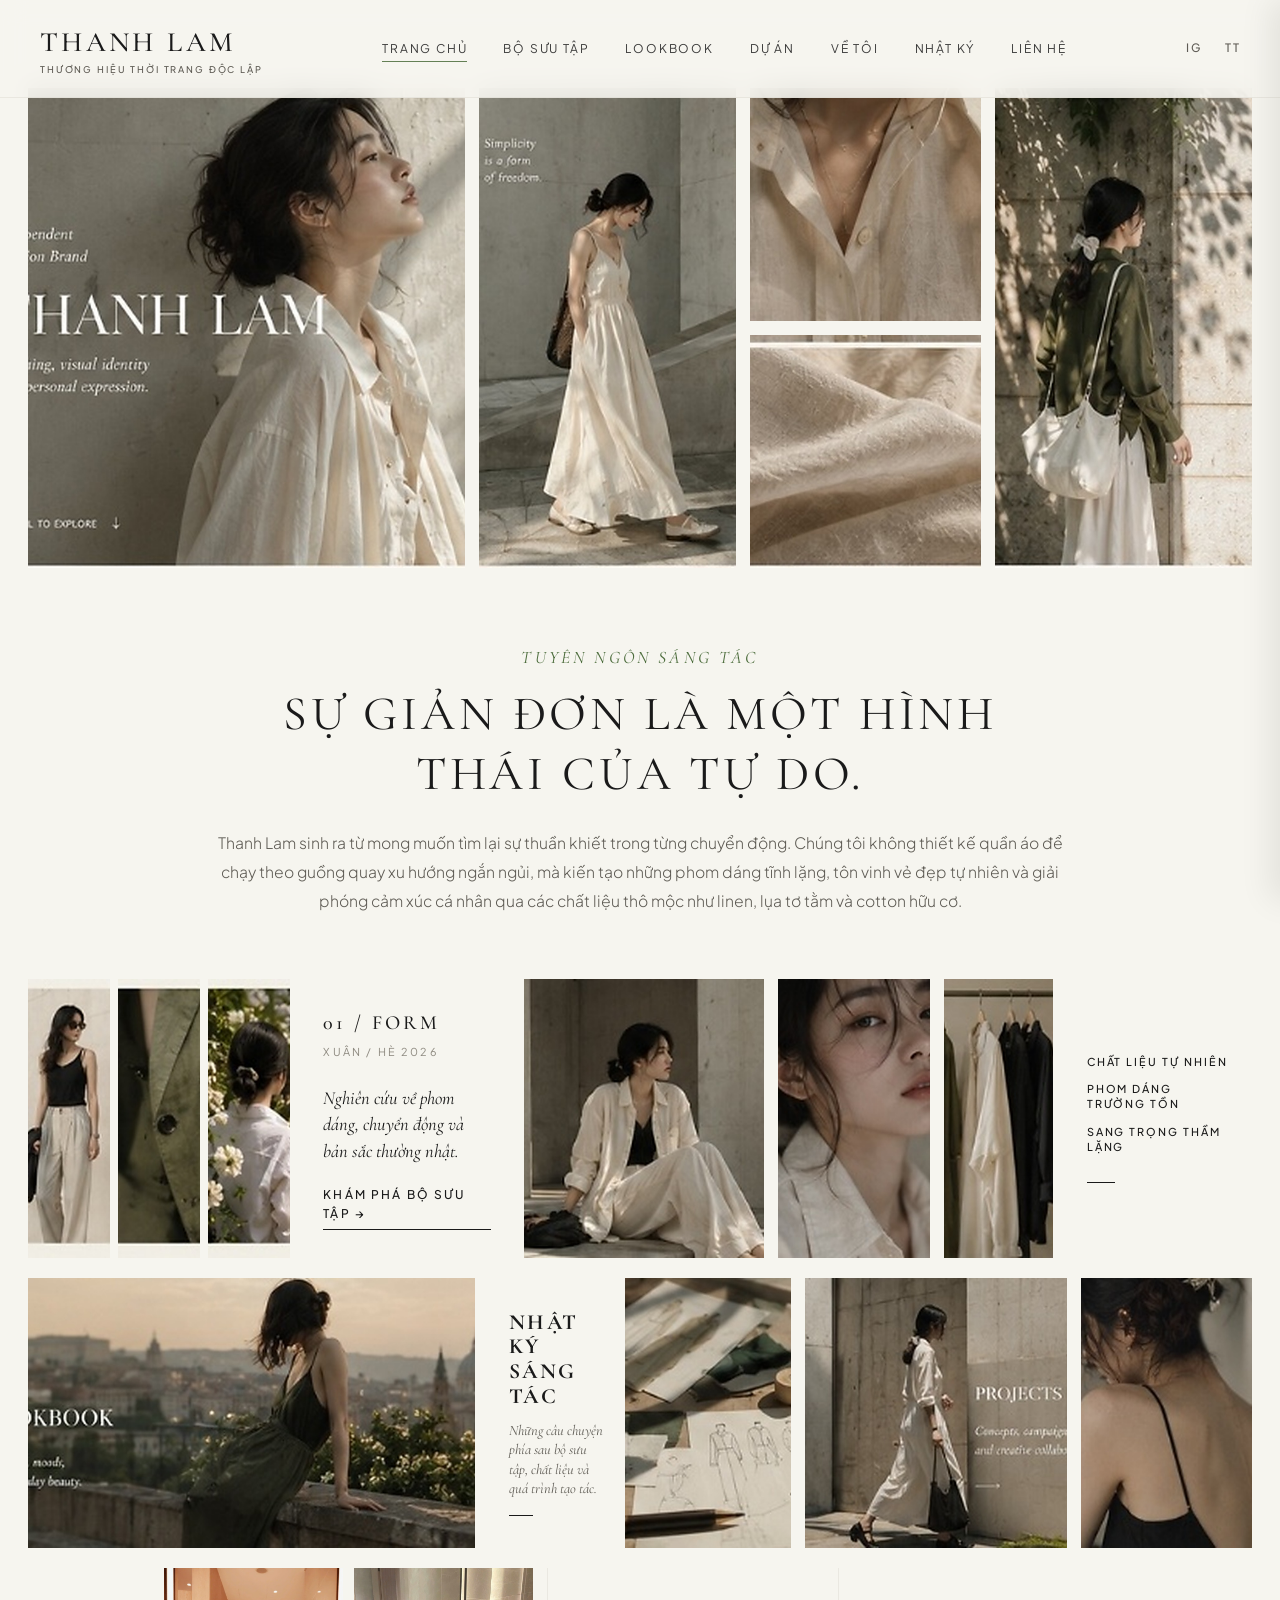
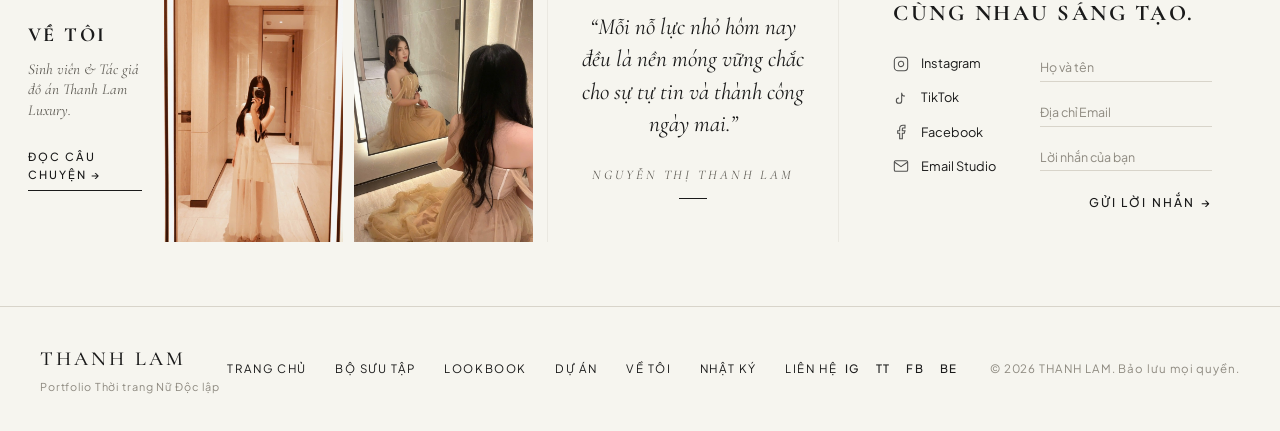
<file: index.html>
<!DOCTYPE html>
<html lang="vi">
<head>
  <!-- Google tag (gtag.js) -->
<script async src="https://www.googletagmanager.com/gtag/js?id=G-6X4RYQ93PW"></script>
<script>
  window.dataLayer = window.dataLayer || [];
  function gtag(){dataLayer.push(arguments);}
  gtag('js', new Date());

  gtag('config', 'G-6X4RYQ93PW');
</script>
  <meta charset="UTF-8">
  <meta name="viewport" content="width=device-width, initial-scale=1.0">
  <title>THANH LAM — Portfolio Thương hiệu Thời trang Nữ Độc lập</title>
  <meta name="description" content="Thanh Lam — Thương hiệu thời trang nữ độc lập tôn vinh phom dáng, chất liệu tự nhiên và sự sang trọng thầm lặng. Tuyển tập Lookbook và hồ sơ sáng tạo nghệ thuật.">
  <link rel="stylesheet" href="css/style.css">
  <link rel="icon" href="data:image/svg+xml,<svg xmlns='http://www.w3.org/2000/svg' viewBox='0 0 100 100'><text y='.9em' font-size='90' font-family='serif'>TL</text></svg>">
</head>
<body>

  <!-- ========================================================================
       Site Header (Đầu trang)
       ======================================================================== -->
  <header class="site-header">
    <a href="index.html" class="header-logo">
      THANH LAM
      <span class="brand-sub">Thương hiệu thời trang độc lập</span>
    </a>

    <nav class="header-nav">
      <a href="index.html" class="nav-link active">Trang Chủ</a>
      <a href="collection.html" class="nav-link">Bộ Sưu Tập</a>
      <a href="lookbook.html" class="nav-link">Lookbook</a>
      <a href="projects.html" class="nav-link">Dự Án</a>
      <a href="about.html" class="nav-link">Về Tôi</a>
      <a href="journal.html" class="nav-link">Nhật Ký</a>
      <a href="contact.html" class="nav-link">Liên Hệ</a>
    </nav>

    <div class="header-actions">
      <a href="https://instagram.com" target="_blank" rel="noopener" class="social-pill">IG</a>
      <a href="https://tiktok.com" target="_blank" rel="noopener" class="social-pill">TT</a>
      <button class="mobile-menu-btn" id="openMenuBtn" aria-label="Mở menu điều hướng">MENU</button>
    </div>
  </header>

  <!-- Mobile Navigation Drawer -->
  <div class="mobile-nav-overlay" id="mobileOverlay"></div>
  <aside class="mobile-drawer" id="mobileDrawer">
    <button class="drawer-close" id="closeMenuBtn" aria-label="Đóng menu">&times;</button>
    
    <nav class="drawer-links">
      <a href="index.html" class="drawer-link">01. Trang Chủ</a>
      <a href="collection.html" class="drawer-link">02. Bộ Sưu Tập</a>
      <a href="lookbook.html" class="drawer-link">03. Lookbook</a>
      <a href="projects.html" class="drawer-link">04. Dự Án</a>
      <a href="about.html" class="drawer-link">05. Về Tôi</a>
      <a href="journal.html" class="drawer-link">06. Nhật Ký</a>
      <a href="contact.html" class="drawer-link">07. Liên Hệ</a>
    </nav>

    <div class="drawer-footer">
      <p class="font-serif italic" style="color: var(--text-muted); font-size: 0.95rem;">
        &ldquo;Sự giản đơn là một hình thái của tự do.&rdquo;
      </p>
      <div style="display: flex; gap: 1.25rem; font-size: 0.8rem; margin-top: 0.5rem;">
        <a href="https://instagram.com" target="_blank" rel="noopener">Instagram</a>
        <a href="https://tiktok.com" target="_blank" rel="noopener">TikTok</a>
        <a href="https://facebook.com" target="_blank" rel="noopener">Facebook</a>
      </div>
    </div>
  </aside>

  <!-- ========================================================================
       Master Editorial Container (Bố cục Editorial Trang Chủ)
       ======================================================================== -->
  <main class="editorial-container">

    <!-- ----------------------------------------------------------------------
         HÀNG 1: HERO & MOODBOARD COLLAGE
         ---------------------------------------------------------------------- -->
    <section class="hero-editorial-row" id="hero">
      
      <!-- Khung 1: Ảnh chân dung Hero chính -->
      <article class="hero-portrait-card">
        <img src="assets/images/hero_portrait.jpg" alt="Thanh Lam Editorial Portrait: Independent Fashion Brand" loading="eager">
        <h1 class="sr-only">THANH LAM — Thương hiệu thời trang độc lập. Trang phục, bản sắc thị giác và sự tự do biểu đạt.</h1>
        <a href="#collection" class="hero-scroll-hitbox" aria-label="Cuộn để khám phá bộ sưu tập"></a>
      </article>

      <!-- Khung 2: Đầm maxi lụa linen & Tuyên ngôn tự do -->
      <article class="hero-dress-card">
        <img src="assets/images/hero_model_dress.jpg" alt="Thanh Lam Slip Dress SS26: Simplicity is a form of freedom" loading="eager">
        <span class="sr-only">Sự giản đơn là một hình thái của tự do</span>
      </article>

      <!-- Khung 3: Hai ảnh cận cảnh chi tiết chất liệu -->
      <div class="hero-stacked-details">
        <article class="detail-card" data-detail="collar" onclick="openPieceModal('look3')" title="Xem chi tiết: Cổ áo sơ mi & dây chuyền thanh mảnh">
          <img src="assets/images/detail_collar.jpg" alt="Chi tiết: Cổ áo sơ mi dệt thô và mặt dây chuyền tinh tế" loading="eager">
        </article>
        <article class="detail-card" data-detail="fabric" onclick="openPieceModal('look1')" title="Xem chi tiết: Thớ vải linen dệt mộc nhăn tự nhiên">
          <img src="assets/images/detail_fabric_raw.jpg" alt="Chi tiết: Bề mặt vải linen thô dệt thủ công" loading="eager">
        </article>
      </div>

      <!-- Khung 4: Người mẫu mặc sơ mi rêu dạo bước bên tường đá nắng -->
      <article class="hero-walk-card" onclick="openPieceModal('look2')" title="Xem chi tiết: Sơ mi linen màu rêu mộc">
        <img src="assets/images/hero_green_walk.jpg" alt="Áo sơ mi linen màu rêu của Thanh Lam dưới nắng tự nhiên" loading="eager">
      </article>

    </section>

    <!-- ----------------------------------------------------------------------
         TUYÊN NGÔN THƯƠNG HIỆU (MANIFESTO)
         ---------------------------------------------------------------------- -->
    <section style="padding: 3.5rem 1rem 4rem; text-align: center; max-width: 880px; margin: 0 auto;">
      <p class="font-serif italic" style="font-size: 1.1rem; letter-spacing: 0.18em; color: var(--accent); margin-bottom: 0.75rem;">
        TUYÊN NGÔN SÁNG TÁC
      </p>
      <h2 class="font-serif" style="font-size: clamp(2rem, 3.8vw, 3rem); font-weight: 400; letter-spacing: 0.08em; line-height: 1.25; margin-bottom: 1.5rem;">
        SỰ GIẢN ĐƠN LÀ MỘT HÌNH THÁI CỦA TỰ DO.
      </h2>
      <p style="font-size: 0.98rem; line-height: 1.85; color: var(--text-muted); font-weight: 300;">
        Thanh Lam sinh ra từ mong muốn tìm lại sự thuần khiết trong từng chuyển động. Chúng tôi không thiết kế quần áo để chạy theo guồng quay xu hướng ngắn ngủi, mà kiến tạo những phom dáng tĩnh lặng, tôn vinh vẻ đẹp tự nhiên và giải phóng cảm xúc cá nhân qua các chất liệu thô mộc như linen, lụa tơ tằm và cotton hữu cơ.
      </p>
    </section>

    <!-- ----------------------------------------------------------------------
         HÀNG 2: BỘ SƯU TẬP 01 / HÌNH DÁNG (SS 2026) & CỘT CHẤT LIỆU
         ---------------------------------------------------------------------- -->
    <section class="collection-editorial-row" id="collection">
      
      <!-- Nhóm 3 ảnh nhỏ: 3 mẫu thiết kế tiêu biểu -->
      <div class="mini-looks-group">
        <div class="mini-look-card" onclick="openPieceModal('look1')" title="Xem chi tiết: Look 01 Quần xếp ly ống rộng & Áo lụa">
          <img src="assets/images/col_look1_black_pant.jpg" alt="Look 01: Quần ống rộng xếp ly sâu và áo hai dây lụa">
        </div>
        <div class="mini-look-card" onclick="openPieceModal('look2')" title="Xem chi tiết: Look 02 Áo Blazer linen thô màu rêu">
          <img src="assets/images/col_look2_olive_blazer.jpg" alt="Look 02: Áo khoác Blazer linen thô giải cấu trúc">
        </div>
        <div class="mini-look-card" onclick="openPieceModal('look3')" title="Xem chi tiết: Look 03 Áo sơ mi poplin phom rộng">
          <img src="assets/images/col_look3_hair_clip.jpg" alt="Look 03: Áo sơ mi poplin mộc cài hoa sau gáy">
        </div>
      </div>

      <!-- Khối chữ Editorial: 01 / FORM -->
      <div class="col-text-block">
        <h3 class="col-num">01 / FORM</h3>
        <span class="col-season">XUÂN / HÈ 2026</span>
        <p class="col-statement">
          Nghiên cứu về phom dáng, chuyển động và bản sắc thường nhật.
        </p>
        <a href="collection.html" class="editorial-btn" style="margin-top: 1.25rem;">
          KHÁM PHÁ BỘ SƯU TẬP &rarr;
        </a>
      </div>

      <!-- Ảnh góc rộng: Người mẫu ngồi trên bậc bê tông -->
      <div class="col-wide-photo" onclick="openPieceModal('wide')" title="Xem chi tiết: Bộ suit hai mảnh kiến trúc">
        <img src="assets/images/col_form_concrete_steps.jpg" alt="Thanh Lam Form SS26 trên bậc thềm bê tông">
      </div>

      <!-- Ảnh chân dung tự nhiên -->
      <div class="col-portrait-photo" onclick="openPieceModal('portrait')" title="Chân dung nàng thơ Thanh Lam">
        <img src="assets/images/col_portrait_natural.jpg" alt="Chân dung editorial vẻ đẹp tự nhiên Thanh Lam">
      </div>

      <!-- Ảnh giá treo đồ tự nhiên -->
      <div class="col-rack-photo" onclick="openPieceModal('rack')" title="Dải màu chất liệu tự nhiên">
        <img src="assets/images/col_garment_rack.jpg" alt="Giá treo trang phục chất liệu tự nhiên Thanh Lam">
      </div>

      <!-- Cột chữ giá trị cốt lõi -->
      <div class="col-pillar-text">
        <p class="pillar-item">CHẤT LIỆU TỰ NHIÊN</p>
        <p class="pillar-item">PHOM DÁNG TRƯỜNG TỒN</p>
        <p class="pillar-item">SANG TRỌNG THẦM LẶNG</p>
        <div class="pillar-line"></div>
      </div>

    </section>

    <!-- ----------------------------------------------------------------------
         HÀNG 3: LOOKBOOK, NHẬT KÝ & DỰ ÁN
         ---------------------------------------------------------------------- -->
    <section class="editorial-row-3" id="lookbook">
      
      <!-- Thẻ 1: THE LOOKBOOK Banner -->
      <a href="lookbook.html" class="lookbook-banner-card" title="Mở trang Lookbook tạp chí số" aria-label="Mở trang Lookbook">
        <img src="assets/images/lookbook_balcony_sunset.jpg" alt="Lookbook Thanh Lam: Hoàng hôn bên ban công thành phố cổ">
        <span class="sr-only">THE LOOKBOOK — Những khoảnh khắc, cảm xúc và vẻ đẹp đời thường.</span>
      </a>

      <!-- Thẻ 2: THE JOURNAL -->
      <a href="journal.html" class="journal-split-card" id="journal" title="Mở trang Nhật ký sáng tác">
        <div class="journal-text-side">
          <h2 class="journal-heading">NHẬT KÝ<br>SÁNG TÁC</h2>
          <p class="journal-sub">Những câu chuyện phía sau bộ sưu tập, chất liệu và quá trình tạo tác.</p>
          <div class="journal-line"></div>
        </div>
        <div class="journal-photo-side">
          <img src="assets/images/journal_studio_desk.jpg" alt="Bàn làm việc xưởng thiết kế với mẫu rập và thớ vải linen">
        </div>
      </a>

      <!-- Thẻ 3: DỰ ÁN TIÊU BIỂU -->
      <a href="projects.html" class="project-banner-card" id="projects" title="Mở trang kho lưu trữ Dự án" aria-label="Mở trang Dự Án">
        <img src="assets/images/project_concrete_walk.jpg" alt="Tuyển tập dự án thời trang Thanh Lam: Ý niệm, chiến dịch và hợp tác sáng tạo">
        <span class="sr-only">DỰ ÁN — Ý niệm, chiến dịch hình ảnh và hợp tác sáng tạo nghệ thuật.</span>
      </a>

      <!-- Thẻ 4: Chi tiết lưng trần đầm lụa -->
      <article class="shoulder-photo-card" onclick="openPieceModal('shoulder')" title="Chi tiết đầm lụa tơ tằm hai dây khoét lưng">
        <img src="assets/images/detail_bare_shoulder.jpg" alt="Chi tiết bờ vai và lưng trần đầm lụa tơ tằm">
      </article>

    </section>

    <!-- ----------------------------------------------------------------------
         HÀNG 4: VỀ TÔI, TRÍCH DẪN & LIÊN HỆ
         ---------------------------------------------------------------------- -->
    <section class="editorial-row-4" id="about">
      
      <!-- Cột 1: Về tôi (Text + 2 Ảnh xưởng may) -->
      <div class="about-composite-card">
        <div class="about-text-col">
          <h2 class="about-label">VỀ TÔI</h2>
          <p class="about-sublabel">Sinh viên & Tác giả đồ án Thanh Lam Luxury.</p>
          <a href="about.html" class="editorial-btn" style="margin-top: 0.5rem; font-size: 0.7rem;">
            ĐỌC CÂU CHUYỆN &rarr;
          </a>
        </div>
        <a href="about.html" class="about-photo-card" title="Chân dung Nguyễn Thị Thanh Lam — Phong cách tinh khôi">
          <img src="assets/images/thanhlam_portrait_white.jpg" alt="Chân dung Nguyễn Thị Thanh Lam váy trắng">
        </a>
        <a href="about.html" class="about-photo-card" title="Chân dung Nguyễn Thị Thanh Lam — Đầm dạ hội Quiet Luxury">
          <img src="assets/images/thanhlam_portrait_gold.jpg" alt="Chân dung Nguyễn Thị Thanh Lam đầm dạ hội">
        </a>
      </div>

      <!-- Cột 2: Trích dẫn nghệ thuật lớn -->
      <div class="quote-editorial-card">
        <blockquote class="quote-editorial-text">
          &ldquo;Mỗi nỗ lực nhỏ hôm nay đều là nền móng vững chắc cho sự tự tin và thành công ngày mai.&rdquo;
        </blockquote>
        <cite class="quote-author">NGUYỄN THỊ THANH LAM</cite>
        <div class="quote-line"></div>
      </div>

      <!-- Cột 3: Khối Liên hệ -->
      <div class="contact-editorial-card" id="contact">
        <h2 class="contact-headline">CÙNG NHAU SÁNG TẠO.</h2>
        
        <div class="contact-content-split">
          <!-- Mạng xã hội -->
          <div class="contact-social-list">
            <a href="https://instagram.com" target="_blank" rel="noopener" class="social-item-row">
              <svg class="social-icon" viewBox="0 0 24 24" fill="none" stroke="currentColor" stroke-width="1.6">
                <rect x="2" y="2" width="20" height="20" rx="5" ry="5"></rect>
                <path d="M16 11.37A4 4 0 1 1 12.63 8 4 4 0 0 1 16 11.37z"></path>
                <line x1="17.5" y1="6.5" x2="17.51" y2="6.5"></line>
              </svg>
              <span>Instagram</span>
            </a>
            
            <a href="https://tiktok.com" target="_blank" rel="noopener" class="social-item-row">
              <svg class="social-icon" viewBox="0 0 24 24" fill="none" stroke="currentColor" stroke-width="1.6">
                <path d="M9 12a4 4 0 1 0 4 4V4a5 5 0 0 0 5 5"></path>
              </svg>
              <span>TikTok</span>
            </a>

            <a href="https://facebook.com" target="_blank" rel="noopener" class="social-item-row">
              <svg class="social-icon" viewBox="0 0 24 24" fill="none" stroke="currentColor" stroke-width="1.6">
                <path d="M18 2h-3a5 5 0 0 0-5 5v3H7v4h3v8h4v-8h3l1-4h-4V7a1 1 0 0 1 1-1h3z"></path>
              </svg>
              <span>Facebook</span>
            </a>

            <a href="mailto:studio@thanhlam.vn" class="social-item-row">
              <svg class="social-icon" viewBox="0 0 24 24" fill="none" stroke="currentColor" stroke-width="1.6">
                <path d="M4 4h16c1.1 0 2 .9 2 2v12c0 1.1-.9 2-2 2H4c-1.1 0-2-.9-2-2V6c0-1.1.9-2 2-2z"></path>
                <polyline points="22,6 12,13 2,6"></polyline>
              </svg>
              <span>Email Studio</span>
            </a>
          </div>

          <!-- Form liên hệ tối giản -->
          <form class="contact-form" id="contactForm">
            <div class="form-group">
              <input type="text" class="form-input" id="userName" placeholder="Họ và tên" required autocomplete="name">
            </div>
            <div class="form-group">
              <input type="email" class="form-input" id="userEmail" placeholder="Địa chỉ Email" required autocomplete="email">
            </div>
            <div class="form-group">
              <input type="text" class="form-input" id="userMsg" placeholder="Lời nhắn của bạn" required>
            </div>
            <div class="form-submit-row">
              <button type="submit" class="send-btn">
                GỬI LỜI NHẮN <span>&rarr;</span>
              </button>
            </div>
          </form>
        </div>
      </div>

    </section>

  </main>

  <!-- ========================================================================
       Editorial Footer (Chân trang)
       ======================================================================== -->
  <footer class="site-footer">
    <div class="footer-brand-side">
      <span class="footer-logo">THANH LAM</span>
      <span class="footer-sub">Portfolio Thời trang Nữ Độc lập</span>
    </div>

    <nav class="footer-nav">
      <a href="index.html">TRANG CHỦ</a>
      <a href="collection.html">BỘ SƯU TẬP</a>
      <a href="lookbook.html">LOOKBOOK</a>
      <a href="projects.html">DỰ ÁN</a>
      <a href="about.html">VỀ TÔI</a>
      <a href="journal.html">NHẬT KÝ</a>
      <a href="contact.html">LIÊN HỆ</a>
    </nav>

    <div class="footer-right">
      <div class="footer-socials">
        <a href="https://instagram.com" target="_blank" rel="noopener" class="footer-social-link">IG</a>
        <a href="https://tiktok.com" target="_blank" rel="noopener" class="footer-social-link">TT</a>
        <a href="https://facebook.com" target="_blank" rel="noopener" class="footer-social-link">FB</a>
        <a href="https://behance.net" target="_blank" rel="noopener" class="footer-social-link">BE</a>
      </div>
      <span class="footer-copy">&copy; 2026 THANH LAM. Bảo lưu mọi quyền.</span>
    </div>
  </footer>

  <!-- ========================================================================
       Interactive Modals (Xem chi tiết thiết kế)
       ======================================================================== -->
  <div class="editorial-modal-backdrop" id="editorialModal">
    <div class="editorial-modal-card">
      <button class="modal-close-btn" id="modalCloseBtn" aria-label="Đóng cửa sổ">&times;</button>
      <div id="modalDynamicContent"></div>
    </div>
  </div>

  <!-- Toast Notification -->
  <div class="toast-msg" id="toastMsg">
    Cảm ơn bạn đã liên hệ. Thanh Lam Studio sẽ phản hồi sớm nhất qua email.
  </div>

  <!-- Scripts -->
  <script src="js/data.js"></script>
  <script src="js/main.js"></script>
</body>
</html>
</file>
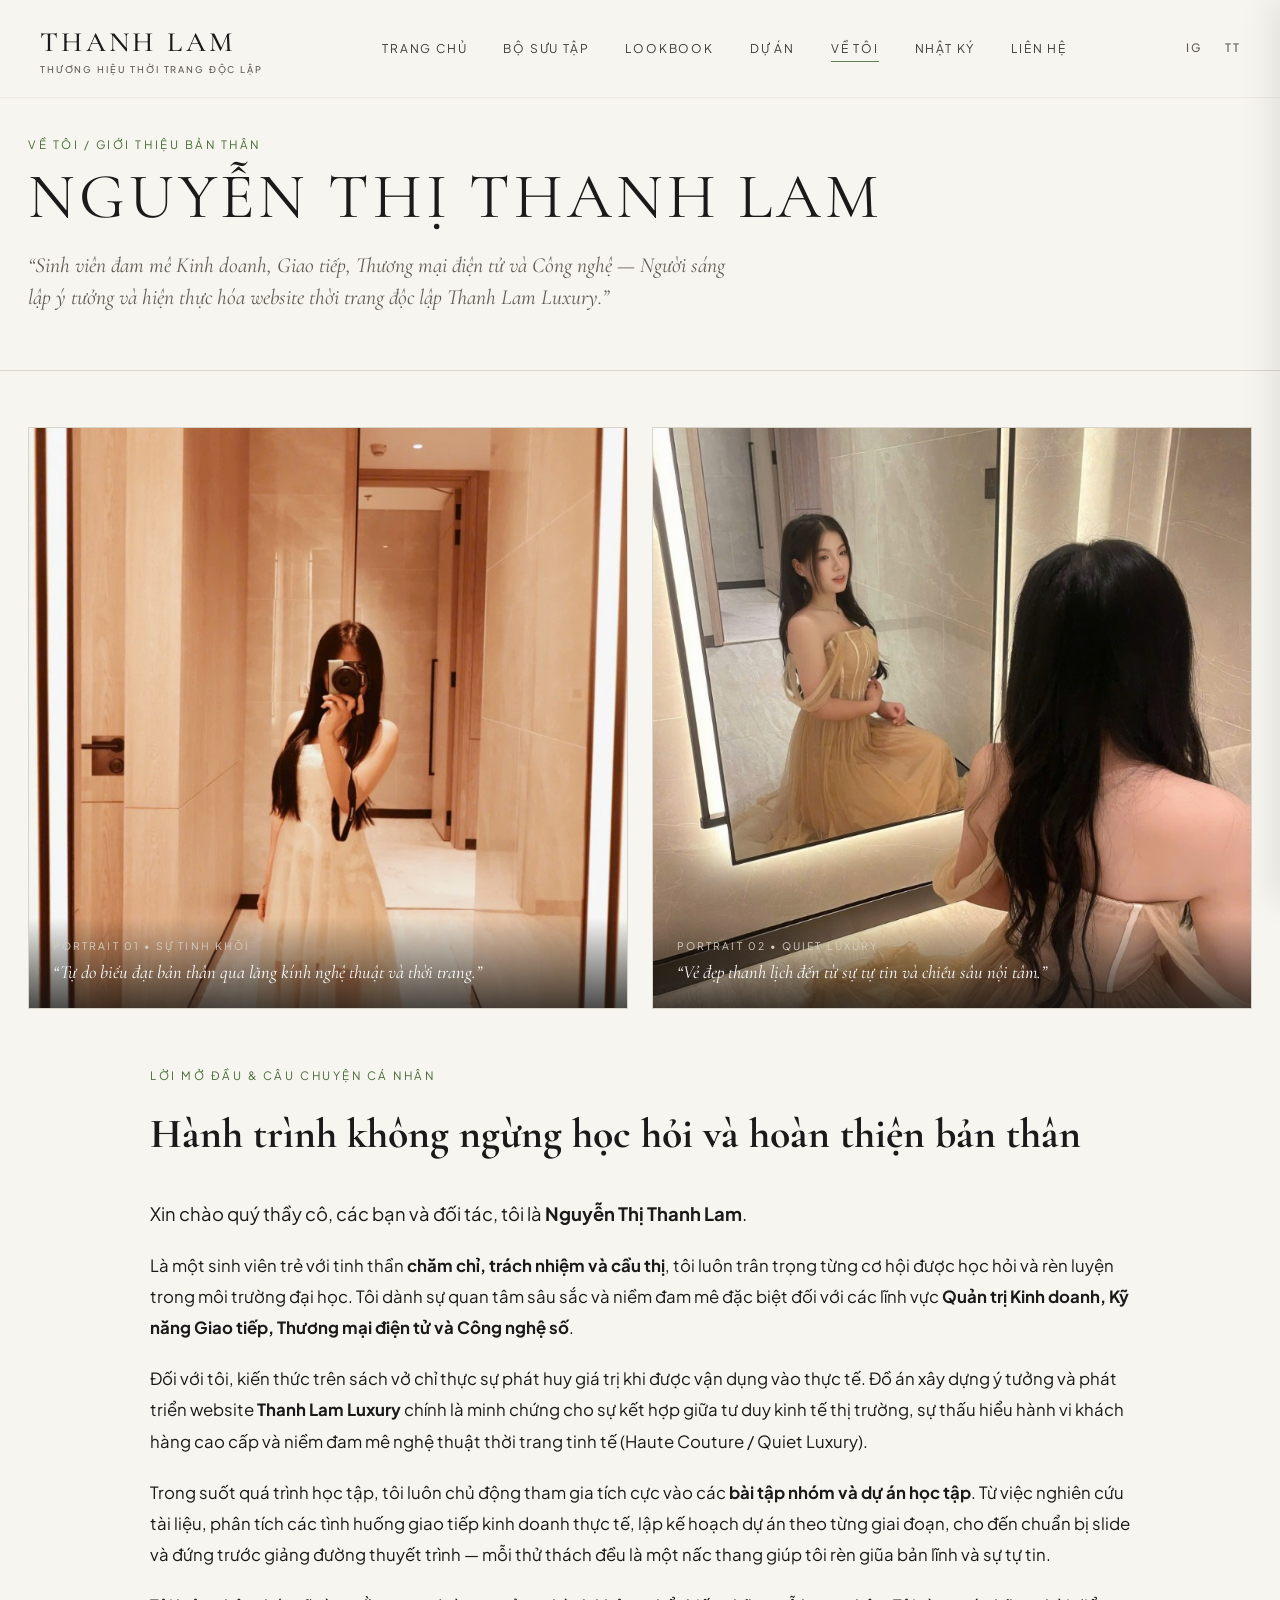
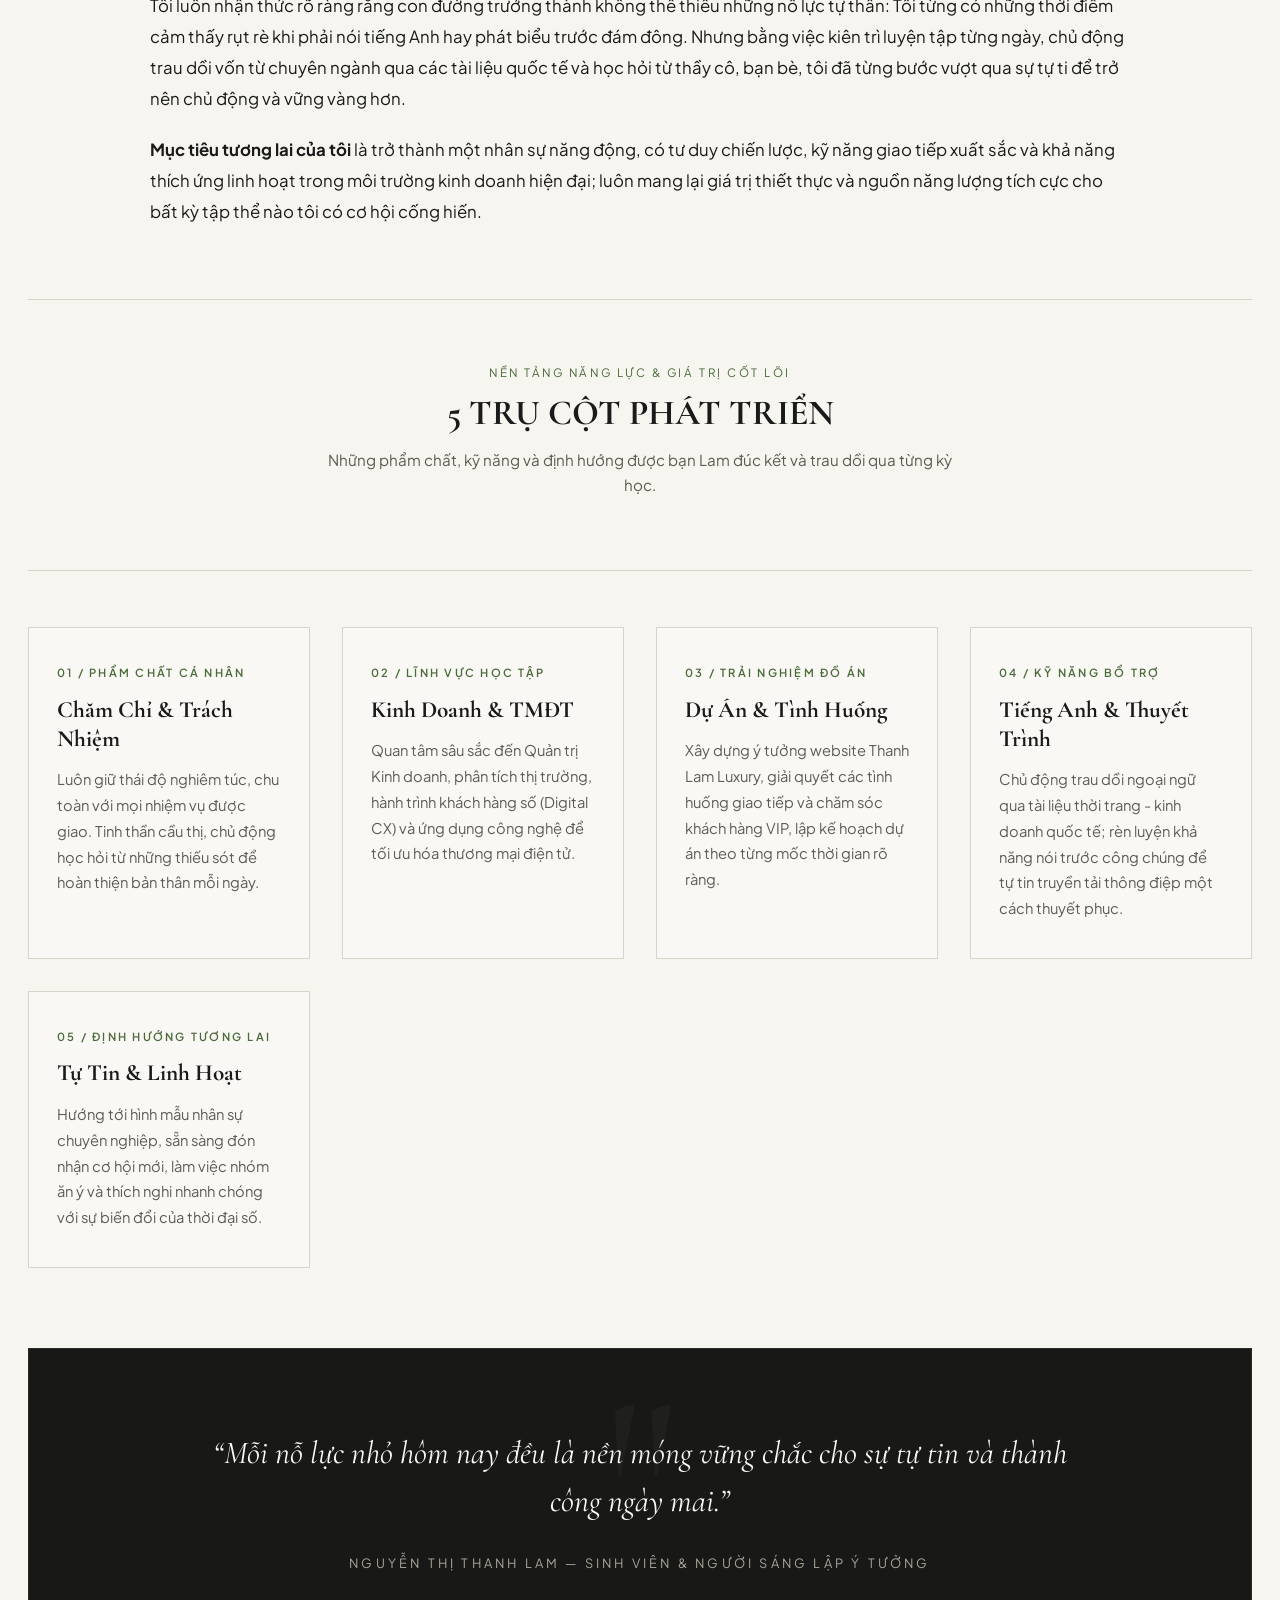
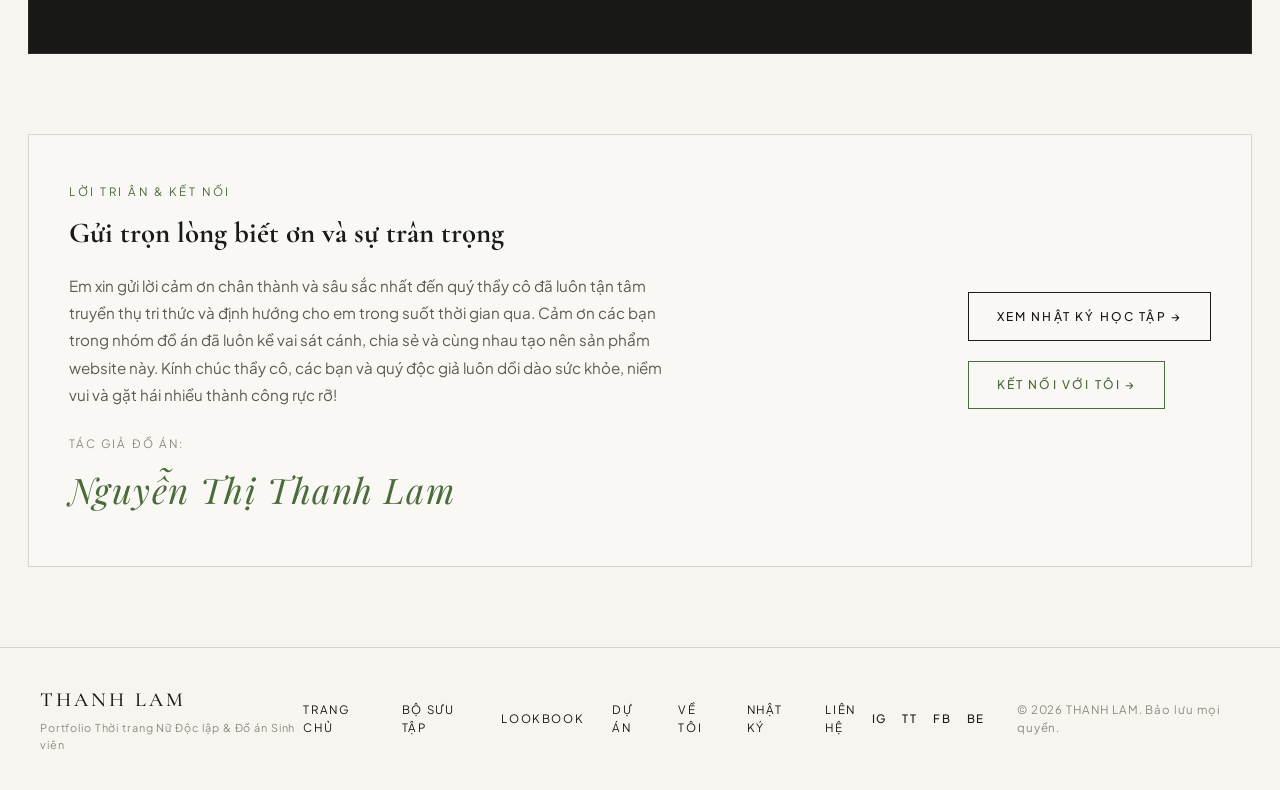
<file: about.html>
<!DOCTYPE html>
<html lang="vi">
<head>
  <meta charset="UTF-8">
  <meta name="viewport" content="width=device-width, initial-scale=1.0">
  <title>Về Tôi | Nguyễn Thị Thanh Lam — Hồ Sơ & Dự Án Thời Trang</title>
  <meta name="description" content="Hồ sơ cá nhân, tinh thần học tập, đam mê kinh doanh, công nghệ và hành trình sáng tạo đồ án website thời trang Thanh Lam Luxury của sinh viên Nguyễn Thị Thanh Lam.">
  <link rel="stylesheet" href="css/style.css">
  <link rel="icon" href="data:image/svg+xml,<svg xmlns='http://www.w3.org/2000/svg' viewBox='0 0 100 100'><text y='.9em' font-size='90' font-family='serif'>TL</text></svg>">
</head>
<body>

  <!-- Site Header -->
  <header class="site-header">
    <a href="index.html" class="header-logo">
      THANH LAM
      <span class="brand-sub">Thương hiệu thời trang độc lập</span>
    </a>

    <nav class="header-nav">
      <a href="index.html" class="nav-link">Trang Chủ</a>
      <a href="collection.html" class="nav-link">Bộ Sưu Tập</a>
      <a href="lookbook.html" class="nav-link">Lookbook</a>
      <a href="projects.html" class="nav-link">Dự Án</a>
      <a href="about.html" class="nav-link active">Về Tôi</a>
      <a href="journal.html" class="nav-link">Nhật Ký</a>
      <a href="contact.html" class="nav-link">Liên Hệ</a>
    </nav>

    <div class="header-actions">
      <a href="https://instagram.com" target="_blank" rel="noopener" class="social-pill">IG</a>
      <a href="https://tiktok.com" target="_blank" rel="noopener" class="social-pill">TT</a>
      <button class="mobile-menu-btn" id="openMenuBtn" aria-label="Mở menu">MENU</button>
    </div>
  </header>

  <!-- Mobile Drawer -->
  <div class="mobile-nav-overlay" id="mobileOverlay"></div>
  <aside class="mobile-drawer" id="mobileDrawer">
    <button class="drawer-close" id="closeMenuBtn" aria-label="Đóng menu">&times;</button>
    <nav class="drawer-links">
      <a href="index.html" class="drawer-link">01. Trang Chủ</a>
      <a href="collection.html" class="drawer-link">02. Bộ Sưu Tập</a>
      <a href="lookbook.html" class="drawer-link">03. Lookbook</a>
      <a href="projects.html" class="drawer-link">04. Dự Án</a>
      <a href="about.html" class="drawer-link">05. Về Tôi</a>
      <a href="journal.html" class="drawer-link">06. Nhật Ký</a>
      <a href="contact.html" class="drawer-link">07. Liên Hệ</a>
    </nav>
  </aside>

  <!-- Subpage Hero -->
  <header class="subpage-hero">
    <span class="subpage-tag">VỀ TÔI / GIỚI THIỆU BẢN THÂN</span>
    <h1 class="subpage-title">NGUYỄN THỊ THANH LAM</h1>
    <p class="subpage-desc">
      &ldquo;Sinh viên đam mê Kinh doanh, Giao tiếp, Thương mại điện tử và Công nghệ — Người sáng lập ý tưởng và hiện thực hóa website thời trang độc lập Thanh Lam Luxury.&rdquo;
    </p>
  </header>

  <!-- Subpage Main Content -->
  <main class="subpage-content">

    <!-- Dual Portraits Showcase (Thay 2 ảnh chân dung của bạn Lam) -->
    <div class="about-dual-portraits">
      
      <!-- Ảnh 1: Váy trắng tinh khôi & Máy ảnh nghệ thuật -->
      <div class="portrait-frame">
        <img src="assets/images/thanhlam_portrait_white.jpg" alt="Chân dung Nguyễn Thị Thanh Lam — Phong cách tinh khôi thanh lịch" loading="eager">
        <div class="portrait-caption">
          <span class="portrait-caption-tag">PORTRAIT 01 &bull; SỰ TINH KHÔI</span>
          <p class="portrait-caption-text">&ldquo;Tự do biểu đạt bản thân qua lăng kính nghệ thuật và thời trang.&rdquo;</p>
        </div>
      </div>

      <!-- Ảnh 2: Đầm dạ hội ánh vàng kiêu sa -->
      <div class="portrait-frame">
        <img src="assets/images/thanhlam_portrait_gold.jpg" alt="Chân dung Nguyễn Thị Thanh Lam — Phong cách dạ hội Quiet Luxury" loading="eager">
        <div class="portrait-caption">
          <span class="portrait-caption-tag">PORTRAIT 02 &bull; QUIET LUXURY</span>
          <p class="portrait-caption-text">&ldquo;Vẻ đẹp thanh lịch đến từ sự tự tin và chiều sâu nội tâm.&rdquo;</p>
        </div>
      </div>

    </div>

    <!-- Khung Giới Thiệu Bản Thân Chi Tiết -->
    <div style="max-width: 980px; margin: 0 auto 4.5rem;">
      <div class="about-story-text">
        <span class="subpage-tag" style="margin-bottom: 0.2rem;">LỜI MỞ ĐẦU & CÂU CHUYỆN CÁ NHÂN</span>
        <h2 class="font-serif" style="font-size: clamp(2rem, 3.5vw, 2.6rem); line-height: 1.25; margin-bottom: 1rem; color: var(--text-primary);">
          Hành trình không ngừng học hỏi và hoàn thiện bản thân
        </h2>
        
        <p style="font-size: 1.15rem; line-height: 1.8; color: var(--text-primary);">
          Xin chào quý thầy cô, các bạn và đối tác, tôi là <strong>Nguyễn Thị Thanh Lam</strong>.
        </p>

        <p>
          Là một sinh viên trẻ với tinh thần <strong>chăm chỉ, trách nhiệm và cầu thị</strong>, tôi luôn trân trọng từng cơ hội được học hỏi và rèn luyện trong môi trường đại học. Tôi dành sự quan tâm sâu sắc và niềm đam mê đặc biệt đối với các lĩnh vực <strong>Quản trị Kinh doanh, Kỹ năng Giao tiếp, Thương mại điện tử và Công nghệ số</strong>.
        </p>

        <p>
          Đối với tôi, kiến thức trên sách vở chỉ thực sự phát huy giá trị khi được vận dụng vào thực tế. Đồ án xây dựng ý tưởng và phát triển website <strong>Thanh Lam Luxury</strong> chính là minh chứng cho sự kết hợp giữa tư duy kinh tế thị trường, sự thấu hiểu hành vi khách hàng cao cấp và niềm đam mê nghệ thuật thời trang tinh tế (Haute Couture / Quiet Luxury).
        </p>

        <p>
          Trong suốt quá trình học tập, tôi luôn chủ động tham gia tích cực vào các <strong>bài tập nhóm và dự án học tập</strong>. Từ việc nghiên cứu tài liệu, phân tích các tình huống giao tiếp kinh doanh thực tế, lập kế hoạch dự án theo từng giai đoạn, cho đến chuẩn bị slide và đứng trước giảng đường thuyết trình — mỗi thử thách đều là một nấc thang giúp tôi rèn giũa bản lĩnh và sự tự tin.
        </p>

        <p>
          Tôi luôn nhận thức rõ ràng rằng con đường trưởng thành không thể thiếu những nỗ lực tự thân: Tôi từng có những thời điểm cảm thấy rụt rè khi phải nói tiếng Anh hay phát biểu trước đám đông. Nhưng bằng việc kiên trì luyện tập từng ngày, chủ động trau dồi vốn từ chuyên ngành qua các tài liệu quốc tế và học hỏi từ thầy cô, bạn bè, tôi đã từng bước vượt qua sự tự ti để trở nên chủ động và vững vàng hơn.
        </p>

        <p>
          <strong>Mục tiêu tương lai của tôi</strong> là trở thành một nhân sự năng động, có tư duy chiến lược, kỹ năng giao tiếp xuất sắc và khả năng thích ứng linh hoạt trong môi trường kinh doanh hiện đại; luôn mang lại giá trị thiết thực và nguồn năng lượng tích cực cho bất kỳ tập thể nào tôi có cơ hội cống hiến.
        </p>
      </div>
    </div>

    <!-- Editorial Values Grid (5 Khối Giá Trị & Năng Lực Trọng Tâm) -->
    <div style="border-top: 1px solid var(--neutral-border); padding-top: 4rem;">
      <div style="text-align: center; max-width: 650px; margin: 0 auto 3rem;">
        <span class="subpage-tag">NỀN TẢNG NĂNG LỰC & GIÁ TRỊ CỐT LÕI</span>
        <h2 class="font-serif" style="font-size: 2.2rem; line-height: 1.25; margin-bottom: 0.75rem;">
          5 TRỤ CỘT PHÁT TRIỂN
        </h2>
        <p style="font-size: 0.95rem; color: var(--text-muted); line-height: 1.7;">
          Những phẩm chất, kỹ năng và định hướng được bạn Lam đúc kết và trau dồi qua từng kỳ học.
        </p>
      </div>

      <div class="about-values-grid">
        
        <!-- Cột 1: Phẩm chất & Tinh thần -->
        <div class="about-value-card">
          <span class="about-value-num">01 / PHẨM CHẤT CÁ NHÂN</span>
          <h3 class="about-value-title">Chăm Chỉ & Trách Nhiệm</h3>
          <p class="about-value-desc">
            Luôn giữ thái độ nghiêm túc, chu toàn với mọi nhiệm vụ được giao. Tinh thần cầu thị, chủ động học hỏi từ những thiếu sót để hoàn thiện bản thân mỗi ngày.
          </p>
        </div>

        <!-- Cột 2: Lĩnh vực học tập trọng tâm -->
        <div class="about-value-card">
          <span class="about-value-num">02 / LĨNH VỰC HỌC TẬP</span>
          <h3 class="about-value-title">Kinh Doanh & TMĐT</h3>
          <p class="about-value-desc">
            Quan tâm sâu sắc đến Quản trị Kinh doanh, phân tích thị trường, hành trình khách hàng số (Digital CX) và ứng dụng công nghệ để tối ưu hóa thương mại điện tử.
          </p>
        </div>

        <!-- Cột 3: Trải nghiệm dự án -->
        <div class="about-value-card">
          <span class="about-value-num">03 / TRẢI NGHIỆM ĐỒ ÁN</span>
          <h3 class="about-value-title">Dự Án & Tình Huống</h3>
          <p class="about-value-desc">
            Xây dựng ý tưởng website Thanh Lam Luxury, giải quyết các tình huống giao tiếp và chăm sóc khách hàng VIP, lập kế hoạch dự án theo từng mốc thời gian rõ ràng.
          </p>
        </div>

        <!-- Cột 4: Rèn luyện & Kỹ năng -->
        <div class="about-value-card">
          <span class="about-value-num">04 / KỸ NĂNG BỔ TRỢ</span>
          <h3 class="about-value-title">Tiếng Anh & Thuyết Trình</h3>
          <p class="about-value-desc">
            Chủ động trau dồi ngoại ngữ qua tài liệu thời trang - kinh doanh quốc tế; rèn luyện khả năng nói trước công chúng để tự tin truyền tải thông điệp một cách thuyết phục.
          </p>
        </div>

        <!-- Cột 5: Mục tiêu tương lai -->
        <div class="about-value-card">
          <span class="about-value-num">05 / ĐỊNH HƯỚNG TƯƠNG LAI</span>
          <h3 class="about-value-title">Tự Tin & Linh Hoạt</h3>
          <p class="about-value-desc">
            Hướng tới hình mẫu nhân sự chuyên nghiệp, sẵn sàng đón nhận cơ hội mới, làm việc nhóm ăn ý và thích nghi nhanh chóng với sự biến đổi của thời đại số.
          </p>
        </div>

      </div>
    </div>

    <!-- Banner Trích Dẫn Lớn Giữa Trang (Quote Banner) -->
    <section class="about-quote-banner">
      <blockquote class="about-quote-text">
        &ldquo;Mỗi nỗ lực nhỏ hôm nay đều là nền móng vững chắc cho sự tự tin và thành công ngày mai.&rdquo;
      </blockquote>
      <div class="about-quote-author">
        NGUYỄN THỊ THANH LAM &mdash; SINH VIÊN & NGƯỜI SÁNG LẬP Ý TƯỞNG
      </div>
    </section>

    <!-- Thẻ Cảm Ơn, Lời Chúc & Chữ Ký Nghệ Thuật -->
    <div class="about-signature-wrapper">
      <div style="max-width: 600px;">
        <span class="subpage-tag">LỜI TRI ÂN & KẾT NỐI</span>
        <h3 class="font-serif" style="font-size: 1.8rem; margin: 0.5rem 0 1rem; color: var(--text-primary);">
          Gửi trọn lòng biết ơn và sự trân trọng
        </h3>
        <p style="font-size: 0.95rem; line-height: 1.8; color: var(--text-muted); margin-bottom: 1.25rem;">
          Em xin gửi lời cảm ơn chân thành và sâu sắc nhất đến quý thầy cô đã luôn tận tâm truyền thụ tri thức và định hướng cho em trong suốt thời gian qua. Cảm ơn các bạn trong nhóm đồ án đã luôn kề vai sát cánh, chia sẻ và cùng nhau tạo nên sản phẩm website này. Kính chúc thầy cô, các bạn và quý độc giả luôn dồi dào sức khỏe, niềm vui và gặt hái nhiều thành công rực rỡ!
        </p>
        <div>
          <span style="font-size: 0.72rem; letter-spacing: 0.18em; text-transform: uppercase; color: var(--text-light);">TÁC GIẢ ĐỒ ÁN:</span>
          <div class="signature-script">Nguyễn Thị Thanh Lam</div>
        </div>
      </div>

      <div style="display: flex; flex-direction: column; gap: 1.25rem; align-items: flex-start;">
        <a href="journal.html" class="editorial-btn" style="padding: 0.85rem 1.75rem; border: 1px solid var(--text-primary);">
          XEM NHẬT KÝ HỌC TẬP &rarr;
        </a>
        <a href="contact.html" class="editorial-btn" style="padding: 0.85rem 1.75rem; border: 1px solid var(--accent); color: var(--accent);">
          KẾT NỐI VỚI TÔI &rarr;
        </a>
      </div>
    </div>

  </main>

  <!-- Editorial Modal Backdrop -->
  <div class="editorial-modal-backdrop" id="editorialModal" role="dialog" aria-modal="true" aria-label="Cửa sổ thông tin">
    <div class="editorial-modal-card">
      <button class="modal-close-btn" id="modalCloseBtn" aria-label="Đóng cửa sổ">&times;</button>
      <div id="modalDynamicContent"></div>
    </div>
  </div>

  <!-- Toast Notification Message -->
  <div class="toast-msg" id="toastMsg" role="status" aria-live="polite"></div>

  <!-- Footer -->
  <footer class="site-footer">
    <div class="footer-brand-side">
      <span class="footer-logo">THANH LAM</span>
      <span class="footer-sub">Portfolio Thời trang Nữ Độc lập & Đồ án Sinh viên</span>
    </div>

    <nav class="footer-nav">
      <a href="index.html">TRANG CHỦ</a>
      <a href="collection.html">BỘ SƯU TẬP</a>
      <a href="lookbook.html">LOOKBOOK</a>
      <a href="projects.html">DỰ ÁN</a>
      <a href="about.html">VỀ TÔI</a>
      <a href="journal.html">NHẬT KÝ</a>
      <a href="contact.html">LIÊN HỆ</a>
    </nav>

    <div class="footer-right">
      <div class="footer-socials">
        <a href="https://instagram.com" target="_blank" rel="noopener" class="footer-social-link">IG</a>
        <a href="https://tiktok.com" target="_blank" rel="noopener" class="footer-social-link">TT</a>
        <a href="https://facebook.com" target="_blank" rel="noopener" class="footer-social-link">FB</a>
        <a href="https://behance.net" target="_blank" rel="noopener" class="footer-social-link">BE</a>
      </div>
      <span class="footer-copy">&copy; 2026 THANH LAM. Bảo lưu mọi quyền.</span>
    </div>
  </footer>

  <script src="js/data.js"></script>
  <script src="js/main.js"></script>
</body>
</html>
</file>
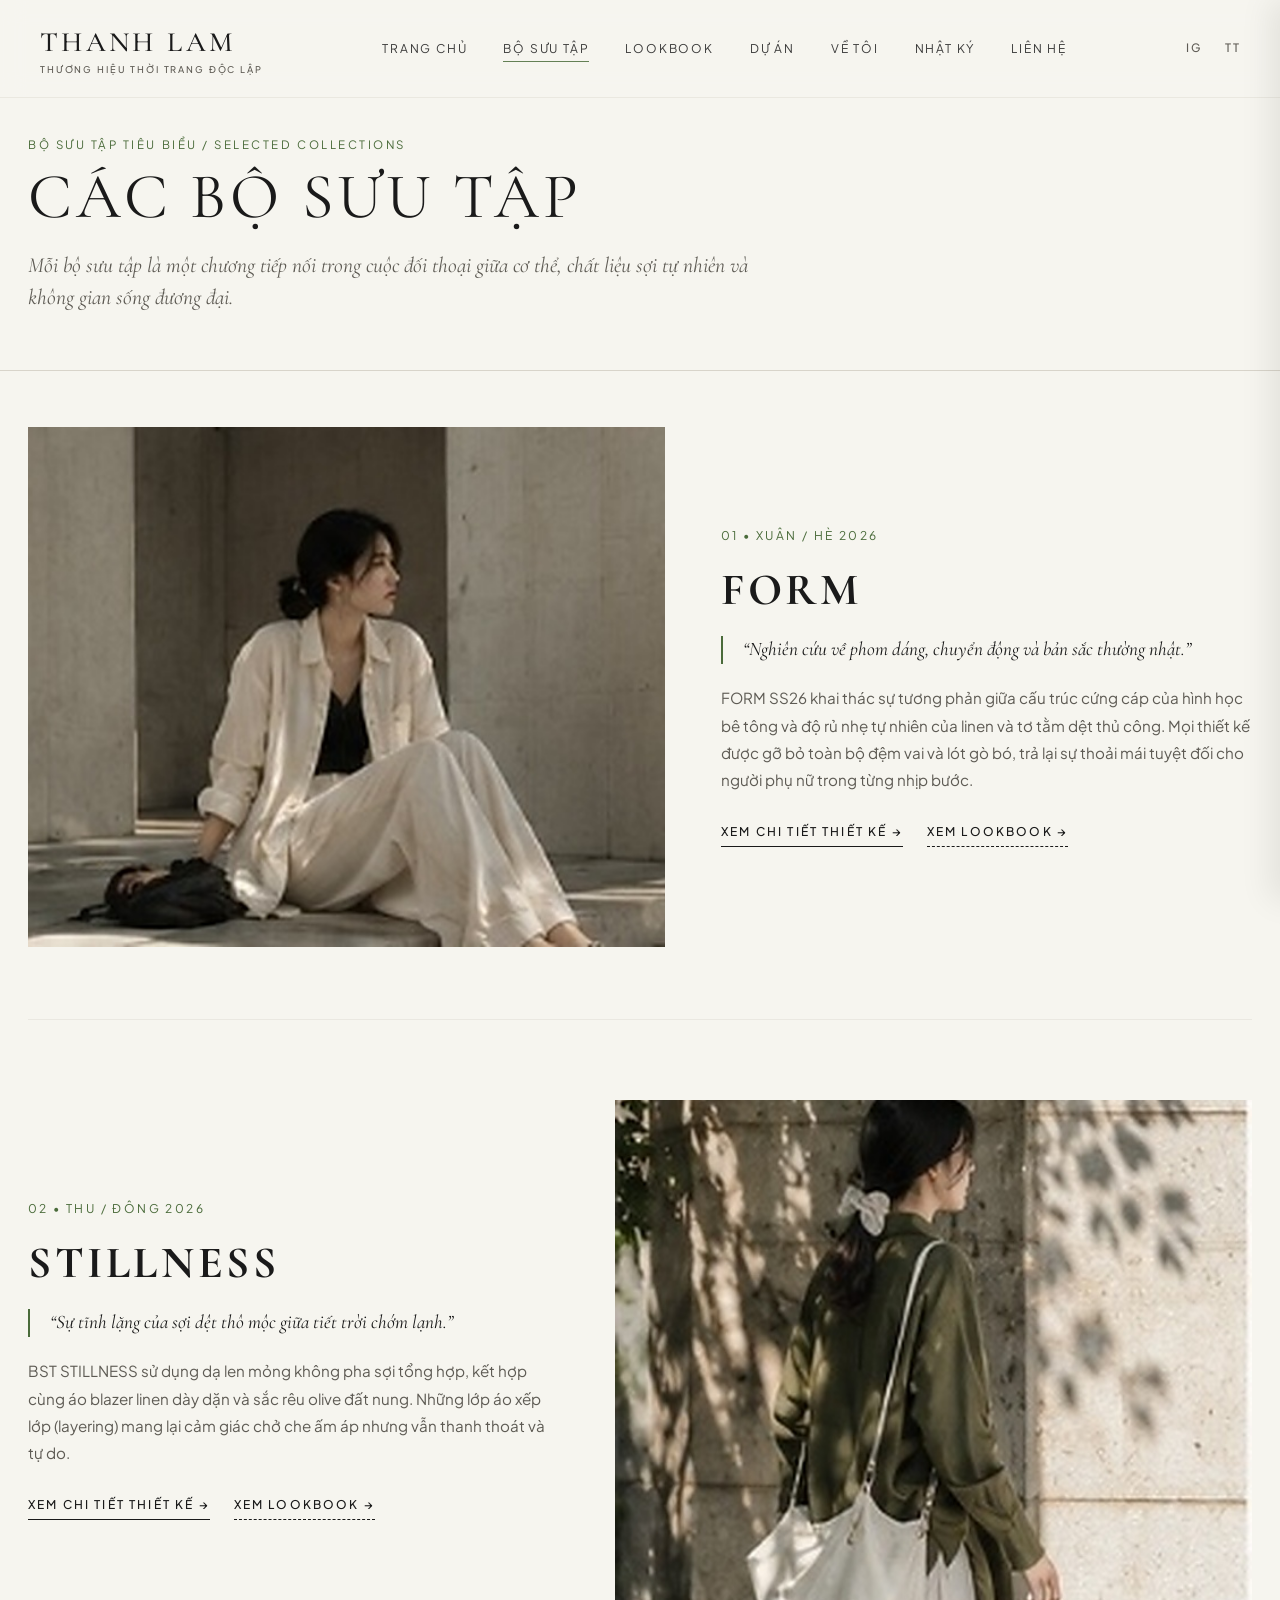
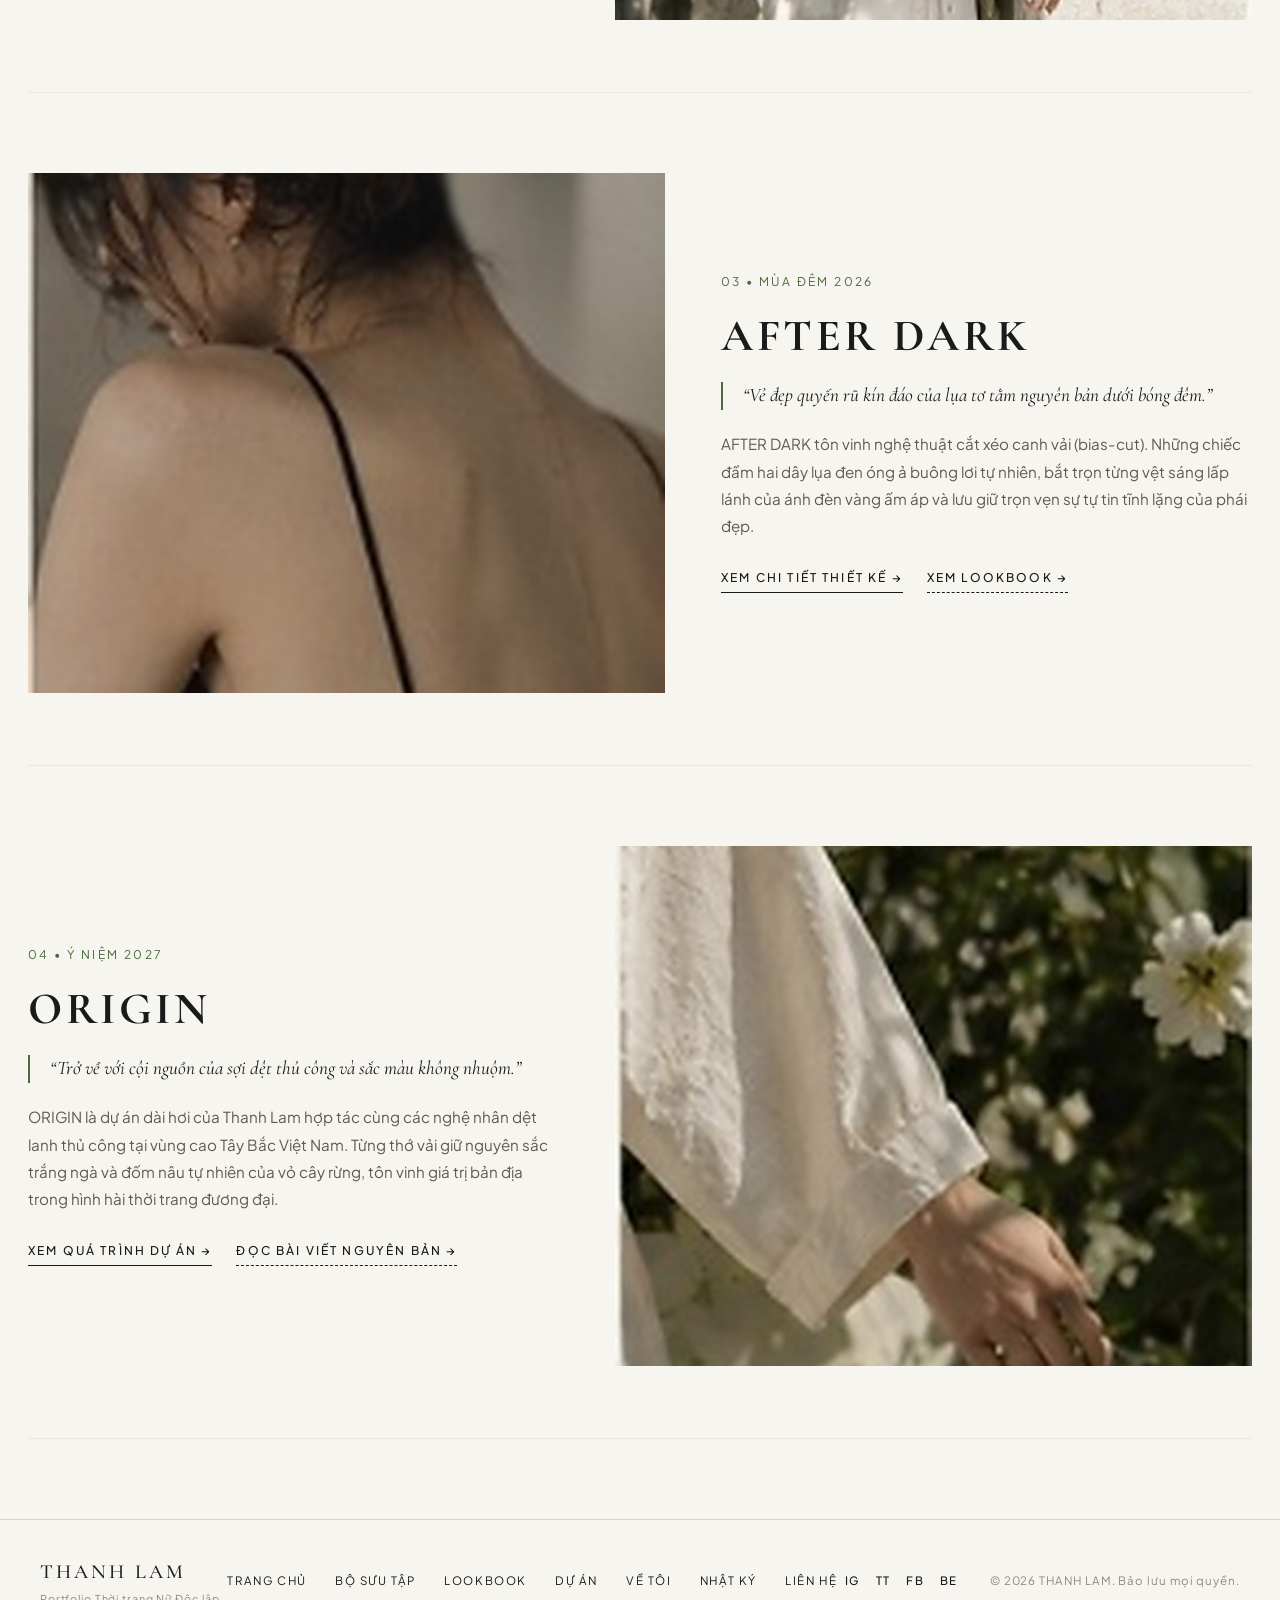
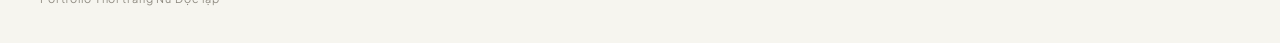
<file: collection.html>
<!DOCTYPE html>
<html lang="vi">
<head>
  <meta charset="UTF-8">
  <meta name="viewport" content="width=device-width, initial-scale=1.0">
  <title>BỘ SƯU TẬP — THANH LAM Portfolio Thời trang Độc lập</title>
  <meta name="description" content="Khám phá các bộ sưu tập thời trang nữ độc lập của Thanh Lam: 01 / FORM (SS26), 02 / STILLNESS (FW26), 03 / AFTER DARK, 04 / ORIGIN.">
  <link rel="stylesheet" href="css/style.css">
  <link rel="icon" href="data:image/svg+xml,<svg xmlns='http://www.w3.org/2000/svg' viewBox='0 0 100 100'><text y='.9em' font-size='90' font-family='serif'>TL</text></svg>">
</head>
<body>

  <!-- Site Header -->
  <header class="site-header">
    <a href="index.html" class="header-logo">
      THANH LAM
      <span class="brand-sub">Thương hiệu thời trang độc lập</span>
    </a>

    <nav class="header-nav">
      <a href="index.html" class="nav-link">Trang Chủ</a>
      <a href="collection.html" class="nav-link active">Bộ Sưu Tập</a>
      <a href="lookbook.html" class="nav-link">Lookbook</a>
      <a href="projects.html" class="nav-link">Dự Án</a>
      <a href="about.html" class="nav-link">Về Tôi</a>
      <a href="journal.html" class="nav-link">Nhật Ký</a>
      <a href="contact.html" class="nav-link">Liên Hệ</a>
    </nav>

    <div class="header-actions">
      <a href="https://instagram.com" target="_blank" rel="noopener" class="social-pill">IG</a>
      <a href="https://tiktok.com" target="_blank" rel="noopener" class="social-pill">TT</a>
      <button class="mobile-menu-btn" id="openMenuBtn" aria-label="Mở menu">MENU</button>
    </div>
  </header>

  <!-- Mobile Drawer -->
  <div class="mobile-nav-overlay" id="mobileOverlay"></div>
  <aside class="mobile-drawer" id="mobileDrawer">
    <button class="drawer-close" id="closeMenuBtn" aria-label="Đóng menu">&times;</button>
    <nav class="drawer-links">
      <a href="index.html" class="drawer-link">01. Trang Chủ</a>
      <a href="collection.html" class="drawer-link">02. Bộ Sưu Tập</a>
      <a href="lookbook.html" class="drawer-link">03. Lookbook</a>
      <a href="projects.html" class="drawer-link">04. Dự Án</a>
      <a href="about.html" class="drawer-link">05. Về Tôi</a>
      <a href="journal.html" class="drawer-link">06. Nhật Ký</a>
      <a href="contact.html" class="drawer-link">07. Liên Hệ</a>
    </nav>
  </aside>

  <!-- Subpage Hero -->
  <header class="subpage-hero">
    <span class="subpage-tag">BỘ SƯU TẬP TIÊU BIỂU / SELECTED COLLECTIONS</span>
    <h1 class="subpage-title">CÁC BỘ SƯU TẬP</h1>
    <p class="subpage-desc">
      Mỗi bộ sưu tập là một chương tiếp nối trong cuộc đối thoại giữa cơ thể, chất liệu sợi tự nhiên và không gian sống đương đại.
    </p>
  </header>

  <!-- Subpage Main Content -->
  <main class="subpage-content">
    <div class="collections-archive-grid">

      <!-- Collection 01 -->
      <article class="collection-block" id="form-ss26">
        <div class="collection-media">
          <img src="assets/images/col_form_concrete_steps.jpg" alt="Bộ sưu tập 01 / FORM SS2026">
        </div>
        <div class="collection-info">
          <span class="collection-badge">01 &bull; XUÂN / HÈ 2026</span>
          <h2 class="collection-name">FORM</h2>
          <blockquote class="collection-quote">
            &ldquo;Nghiên cứu về phom dáng, chuyển động và bản sắc thường nhật.&rdquo;
          </blockquote>
          <p class="collection-text">
            FORM SS26 khai thác sự tương phản giữa cấu trúc cứng cáp của hình học bê tông và độ rủ nhẹ tự nhiên của linen và tơ tằm dệt thủ công. Mọi thiết kế được gỡ bỏ toàn bộ đệm vai và lót gò bó, trả lại sự thoải mái tuyệt đối cho người phụ nữ trong từng nhịp bước.
          </p>
          <div style="display: flex; gap: 1.5rem; margin-top: 0.5rem;">
            <a href="piece-detail.html?piece=look1" class="editorial-btn">XEM CHI TIẾT THIẾT KẾ &rarr;</a>
            <a href="lookbook.html" class="editorial-btn" style="border-bottom-style: dashed;">XEM LOOKBOOK &rarr;</a>
          </div>
        </div>
      </article>

      <!-- Collection 02 -->
      <article class="collection-block" id="stillness-fw26">
        <div class="collection-media">
          <img src="assets/images/hero_green_walk.jpg" alt="Bộ sưu tập 02 / STILLNESS FW2026">
        </div>
        <div class="collection-info">
          <span class="collection-badge">02 &bull; THU / ĐÔNG 2026</span>
          <h2 class="collection-name">STILLNESS</h2>
          <blockquote class="collection-quote">
            &ldquo;Sự tĩnh lặng của sợi dệt thô mộc giữa tiết trời chớm lạnh.&rdquo;
          </blockquote>
          <p class="collection-text">
            BST STILLNESS sử dụng dạ len mỏng không pha sợi tổng hợp, kết hợp cùng áo blazer linen dày dặn và sắc rêu olive đất nung. Những lớp áo xếp lớp (layering) mang lại cảm giác chở che ấm áp nhưng vẫn thanh thoát và tự do.
          </p>
          <div style="display: flex; gap: 1.5rem; margin-top: 0.5rem;">
            <a href="piece-detail.html?piece=look2" class="editorial-btn">XEM CHI TIẾT THIẾT KẾ &rarr;</a>
            <a href="lookbook.html" class="editorial-btn" style="border-bottom-style: dashed;">XEM LOOKBOOK &rarr;</a>
          </div>
        </div>
      </article>

      <!-- Collection 03 -->
      <article class="collection-block" id="after-dark">
        <div class="collection-media">
          <img src="assets/images/detail_bare_shoulder.jpg" alt="Bộ sưu tập 03 / AFTER DARK">
        </div>
        <div class="collection-info">
          <span class="collection-badge">03 &bull; MÙA ĐÊM 2026</span>
          <h2 class="collection-name">AFTER DARK</h2>
          <blockquote class="collection-quote">
            &ldquo;Vẻ đẹp quyến rũ kín đáo của lụa tơ tằm nguyên bản dưới bóng đêm.&rdquo;
          </blockquote>
          <p class="collection-text">
            AFTER DARK tôn vinh nghệ thuật cắt xéo canh vải (bias-cut). Những chiếc đầm hai dây lụa đen óng ả buông lơi tự nhiên, bắt trọn từng vệt sáng lấp lánh của ánh đèn vàng ấm áp và lưu giữ trọn vẹn sự tự tin tĩnh lặng của phái đẹp.
          </p>
          <div style="display: flex; gap: 1.5rem; margin-top: 0.5rem;">
            <a href="piece-detail.html?piece=shoulder" class="editorial-btn">XEM CHI TIẾT THIẾT KẾ &rarr;</a>
            <a href="lookbook.html" class="editorial-btn" style="border-bottom-style: dashed;">XEM LOOKBOOK &rarr;</a>
          </div>
        </div>
      </article>

      <!-- Collection 04 -->
      <article class="collection-block" id="origin-2027">
        <div class="collection-media">
          <img src="assets/images/about_hands_linen.jpg" alt="Bộ sưu tập 04 / ORIGIN 2027">
        </div>
        <div class="collection-info">
          <span class="collection-badge">04 &bull; Ý NIỆM 2027</span>
          <h2 class="collection-name">ORIGIN</h2>
          <blockquote class="collection-quote">
            &ldquo;Trở về với cội nguồn của sợi dệt thủ công và sắc màu không nhuộm.&rdquo;
          </blockquote>
          <p class="collection-text">
            ORIGIN là dự án dài hơi của Thanh Lam hợp tác cùng các nghệ nhân dệt lanh thủ công tại vùng cao Tây Bắc Việt Nam. Từng thớ vải giữ nguyên sắc trắng ngà và đốm nâu tự nhiên của vỏ cây rừng, tôn vinh giá trị bản địa trong hình hài thời trang đương đại.
          </p>
          <div style="display: flex; gap: 1.5rem; margin-top: 0.5rem;">
            <a href="projects.html" class="editorial-btn">XEM QUÁ TRÌNH DỰ ÁN &rarr;</a>
            <a href="journal.html" class="editorial-btn" style="border-bottom-style: dashed;">ĐỌC BÀI VIẾT NGUYÊN BẢN &rarr;</a>
          </div>
        </div>
      </article>

    </div>
  </main>

  <!-- Footer -->
  <footer class="site-footer">
    <div class="footer-brand-side">
      <span class="footer-logo">THANH LAM</span>
      <span class="footer-sub">Portfolio Thời trang Nữ Độc lập</span>
    </div>

    <nav class="footer-nav">
      <a href="index.html">TRANG CHỦ</a>
      <a href="collection.html">BỘ SƯU TẬP</a>
      <a href="lookbook.html">LOOKBOOK</a>
      <a href="projects.html">DỰ ÁN</a>
      <a href="about.html">VỀ TÔI</a>
      <a href="journal.html">NHẬT KÝ</a>
      <a href="contact.html">LIÊN HỆ</a>
    </nav>

    <div class="footer-right">
      <div class="footer-socials">
        <a href="https://instagram.com" target="_blank" rel="noopener" class="footer-social-link">IG</a>
        <a href="https://tiktok.com" target="_blank" rel="noopener" class="footer-social-link">TT</a>
        <a href="https://facebook.com" target="_blank" rel="noopener" class="footer-social-link">FB</a>
        <a href="https://behance.net" target="_blank" rel="noopener" class="footer-social-link">BE</a>
      </div>
      <span class="footer-copy">&copy; 2026 THANH LAM. Bảo lưu mọi quyền.</span>
    </div>
  </footer>

  <script src="js/data.js"></script>
  <script src="js/main.js"></script>
</body>
</html>
</file>
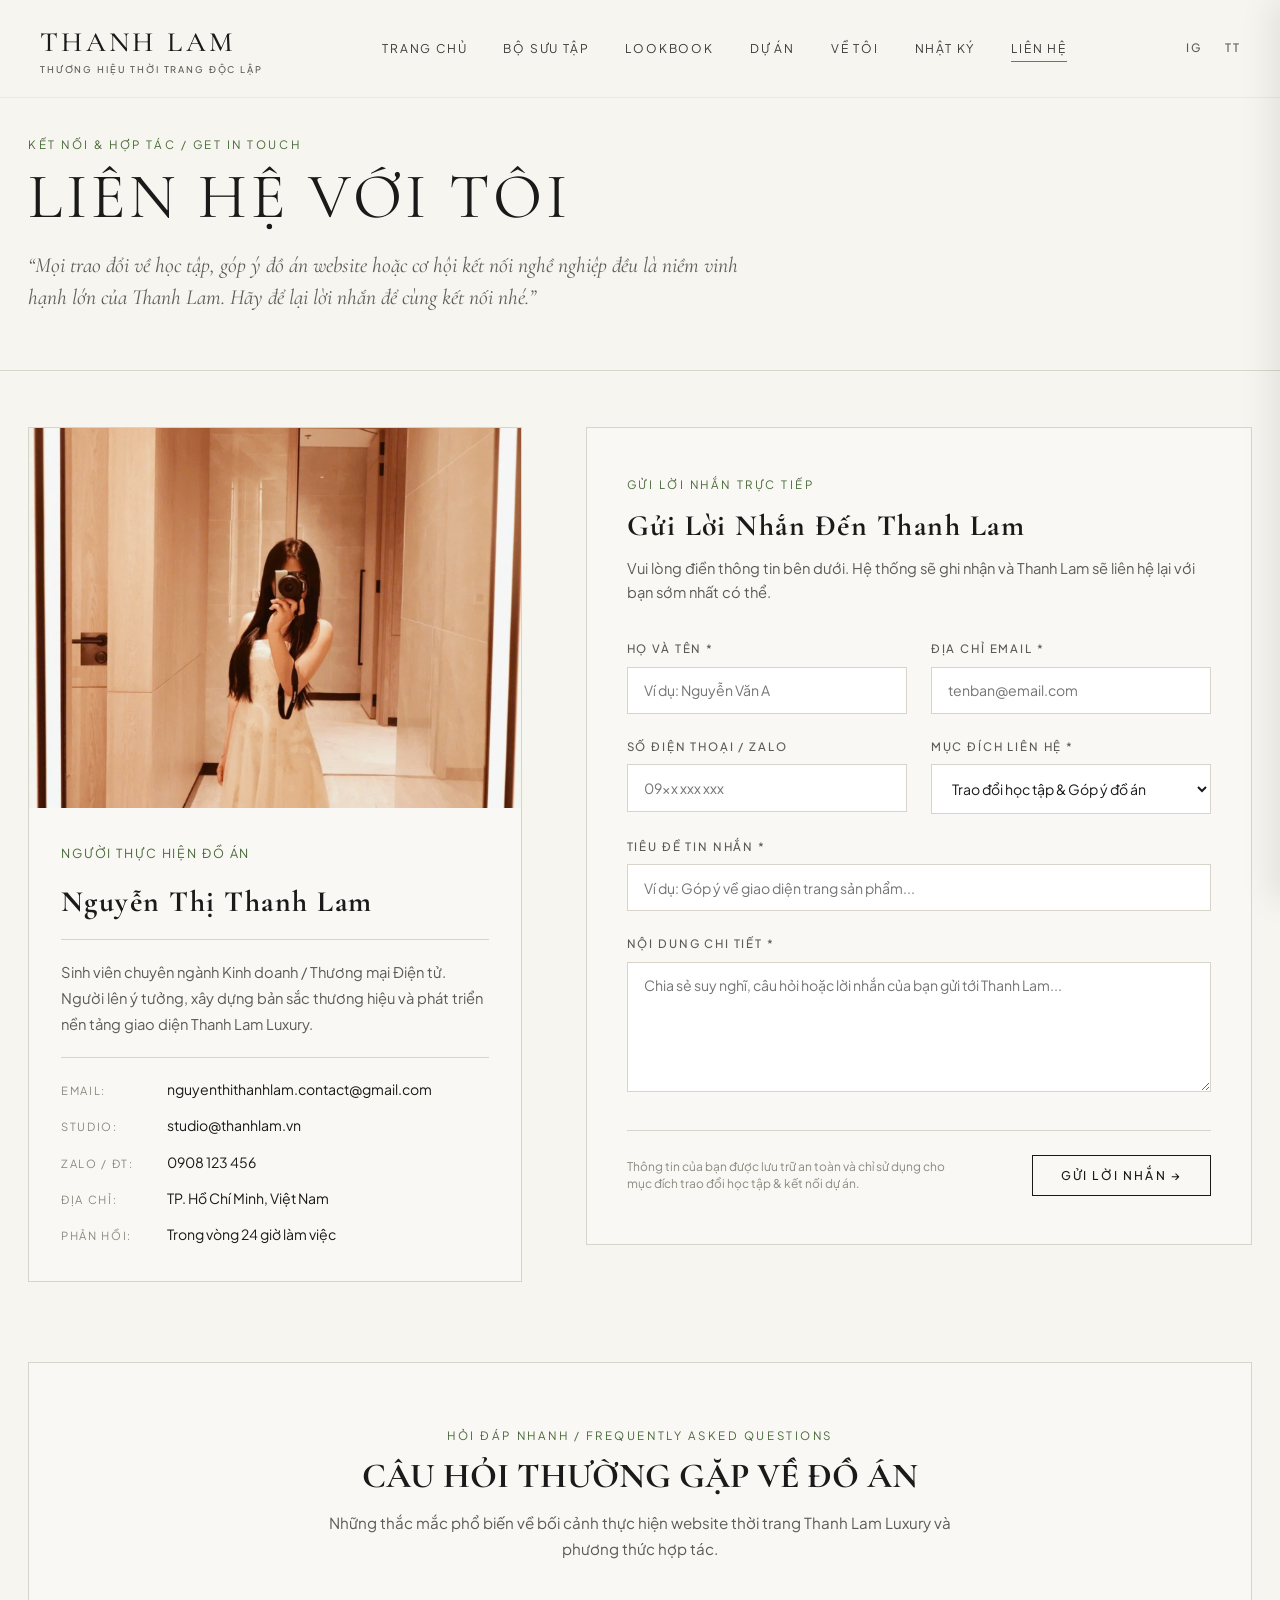
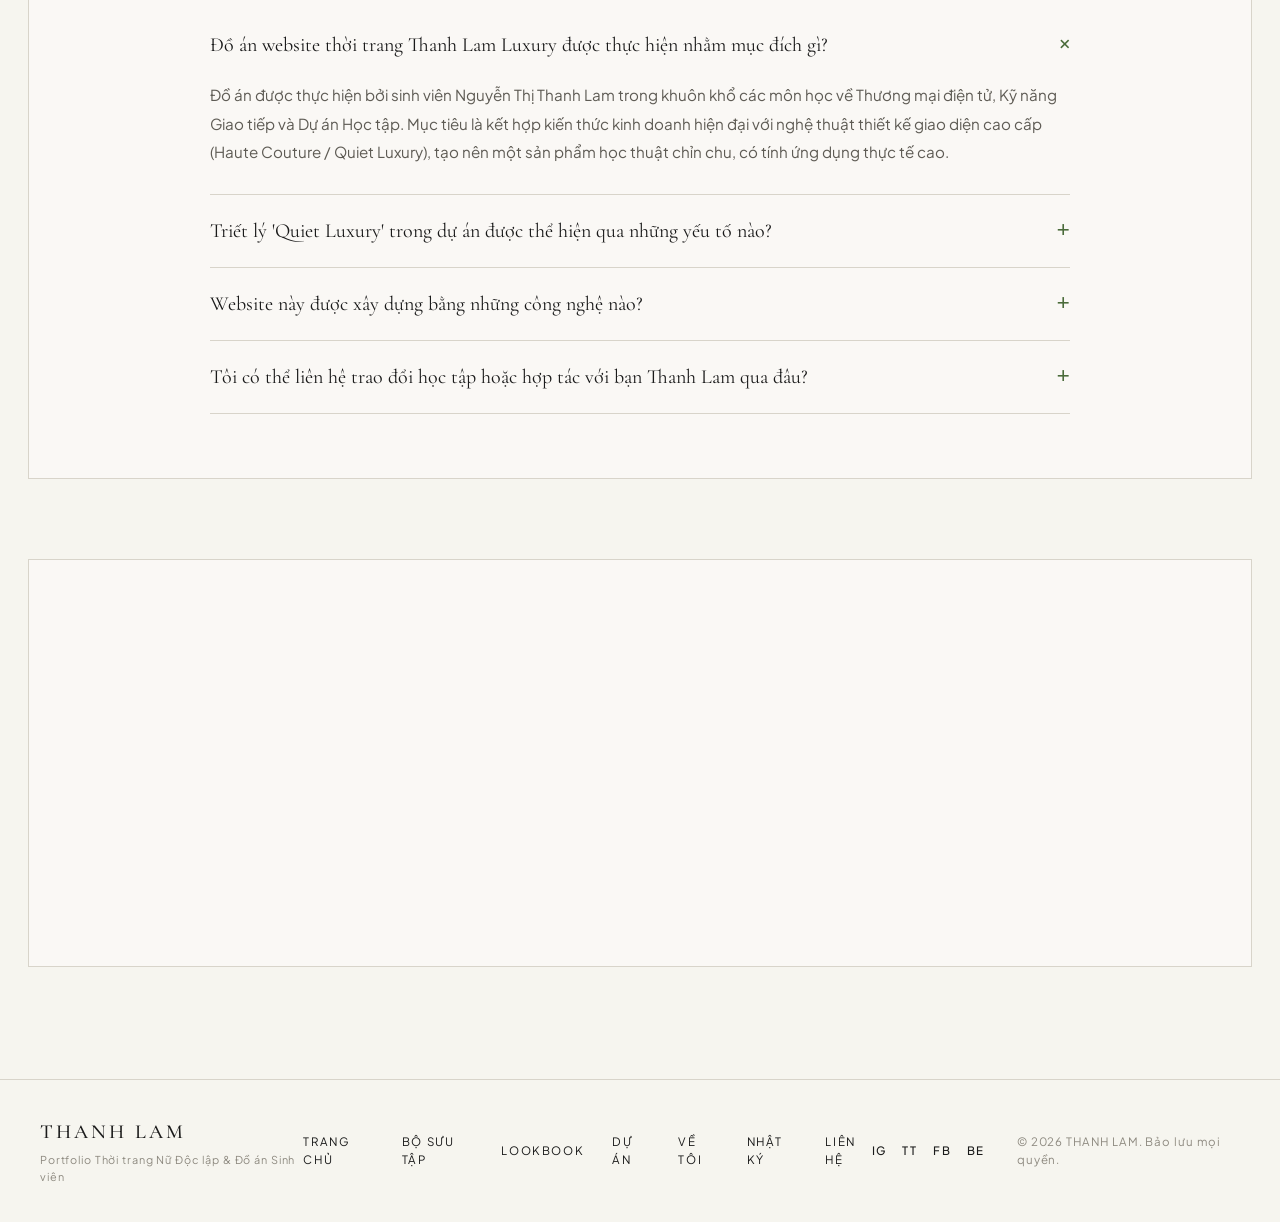
<file: contact.html>
<!DOCTYPE html>
<html lang="vi">
<head>
  <meta charset="UTF-8">
  <meta name="viewport" content="width=device-width, initial-scale=1.0">
  <title>Liên Hệ | Nguyễn Thị Thanh Lam — Thanh Lam Luxury</title>
  <meta name="description" content="Thông tin liên hệ, gửi phản hồi và kết nối học thuật, cơ hội nghề nghiệp cùng sinh viên Nguyễn Thị Thanh Lam - Người thực hiện đồ án Thanh Lam Luxury.">
  <link rel="stylesheet" href="css/style.css">
  <link rel="icon" href="data:image/svg+xml,<svg xmlns='http://www.w3.org/2000/svg' viewBox='0 0 100 100'><text y='.9em' font-size='90' font-family='serif'>TL</text></svg>">
</head>
<body>

  <!-- Site Header -->
  <header class="site-header">
    <a href="index.html" class="header-logo">
      THANH LAM
      <span class="brand-sub">Thương hiệu thời trang độc lập</span>
    </a>

    <nav class="header-nav">
      <a href="index.html" class="nav-link">Trang Chủ</a>
      <a href="collection.html" class="nav-link">Bộ Sưu Tập</a>
      <a href="lookbook.html" class="nav-link">Lookbook</a>
      <a href="projects.html" class="nav-link">Dự Án</a>
      <a href="about.html" class="nav-link">Về Tôi</a>
      <a href="journal.html" class="nav-link">Nhật Ký</a>
      <a href="contact.html" class="nav-link active">Liên Hệ</a>
    </nav>

    <div class="header-actions">
      <a href="https://instagram.com" target="_blank" rel="noopener" class="social-pill">IG</a>
      <a href="https://tiktok.com" target="_blank" rel="noopener" class="social-pill">TT</a>
      <button class="mobile-menu-btn" id="openMenuBtn" aria-label="Mở menu">MENU</button>
    </div>
  </header>

  <!-- Mobile Drawer -->
  <div class="mobile-nav-overlay" id="mobileOverlay"></div>
  <aside class="mobile-drawer" id="mobileDrawer">
    <button class="drawer-close" id="closeMenuBtn" aria-label="Đóng menu">&times;</button>
    <nav class="drawer-links">
      <a href="index.html" class="drawer-link">01. Trang Chủ</a>
      <a href="collection.html" class="drawer-link">02. Bộ Sưu Tập</a>
      <a href="lookbook.html" class="drawer-link">03. Lookbook</a>
      <a href="projects.html" class="drawer-link">04. Dự Án</a>
      <a href="about.html" class="drawer-link">05. Về Tôi</a>
      <a href="journal.html" class="drawer-link">06. Nhật Ký</a>
      <a href="contact.html" class="drawer-link">07. Liên Hệ</a>
    </nav>
  </aside>

  <!-- Subpage Hero -->
  <header class="subpage-hero">
    <span class="subpage-tag">KẾT NỐI & HỢP TÁC / GET IN TOUCH</span>
    <h1 class="subpage-title">LIÊN HỆ VỚI TÔI</h1>
    <p class="subpage-desc">
      &ldquo;Mọi trao đổi về học tập, góp ý đồ án website hoặc cơ hội kết nối nghề nghiệp đều là niềm vinh hạnh lớn của Thanh Lam. Hãy để lại lời nhắn để cùng kết nối nhé.&rdquo;
    </p>
  </header>

  <!-- Subpage Main Content -->
  <main class="subpage-content">

    <!-- Contact Grid: Profile Left + Form Right -->
    <div class="contact-page-grid">

      <!-- Col Left: Author Card -->
      <aside class="contact-profile-card">
        <div class="contact-author-photo">
          <img src="assets/images/thanhlam_portrait_white.jpg" alt="Chân dung Nguyễn Thị Thanh Lam" loading="lazy">
        </div>
        <div class="contact-author-details">
          <span class="contact-author-role">NGƯỜI THỰC HIỆN ĐỒ ÁN</span>
          <h2 class="contact-author-name">Nguyễn Thị Thanh Lam</h2>
          <p class="contact-author-bio">
            Sinh viên chuyên ngành Kinh doanh / Thương mại Điện tử. Người lên ý tưởng, xây dựng bản sắc thương hiệu và phát triển nền tảng giao diện Thanh Lam Luxury.
          </p>

          <div class="contact-info-list">
            <div class="contact-info-entry">
              <span class="contact-entry-label">EMAIL:</span>
              <span class="contact-entry-val">
                <a href="mailto:nguyenthithanhlam.contact@gmail.com">nguyenthithanhlam.contact@gmail.com</a>
              </span>
            </div>
            <div class="contact-info-entry">
              <span class="contact-entry-label">STUDIO:</span>
              <span class="contact-entry-val">
                <a href="mailto:studio@thanhlam.vn">studio@thanhlam.vn</a>
              </span>
            </div>
            <div class="contact-info-entry">
              <span class="contact-entry-label">ZALO / ĐT:</span>
              <span class="contact-entry-val">0908 123 456</span>
            </div>
            <div class="contact-info-entry">
              <span class="contact-entry-label">ĐỊA CHỈ:</span>
              <span class="contact-entry-val">TP. Hồ Chí Minh, Việt Nam</span>
            </div>
            <div class="contact-info-entry">
              <span class="contact-entry-label">PHẢN HỒI:</span>
              <span class="contact-entry-val">Trong vòng 24 giờ làm việc</span>
            </div>
          </div>
        </div>
      </aside>

      <!-- Col Right: Contact Form -->
      <section class="contact-form-container">
        <span class="subpage-tag">GỬI LỜI NHẮN TRỰC TIẾP</span>
        <h2 class="contact-form-title">Gửi Lời Nhắn Đến Thanh Lam</h2>
        <p class="contact-form-desc">
          Vui lòng điền thông tin bên dưới. Hệ thống sẽ ghi nhận và Thanh Lam sẽ liên hệ lại với bạn sớm nhất có thể.
        </p>

        <form id="contactForm" class="contact-main-form" novalidate>
          
          <div class="form-grid-2col">
            <div>
              <label for="userName" class="form-floating-label">Họ và tên *</label>
              <input type="text" id="userName" name="userName" class="custom-input" placeholder="Ví dụ: Nguyễn Văn A" required>
            </div>
            <div>
              <label for="userEmail" class="form-floating-label">Địa chỉ Email *</label>
              <input type="email" id="userEmail" name="userEmail" class="custom-input" placeholder="tenban@email.com" required>
            </div>
          </div>

          <div class="form-grid-2col">
            <div>
              <label for="userPhone" class="form-floating-label">Số điện thoại / Zalo</label>
              <input type="tel" id="userPhone" name="userPhone" class="custom-input" placeholder="09xx xxx xxx">
            </div>
            <div>
              <label for="contactPurpose" class="form-floating-label">Mục đích liên hệ *</label>
              <select id="contactPurpose" name="contactPurpose" class="custom-select">
                <option value="Trao đổi học tập & Góp ý đồ án">Trao đổi học tập & Góp ý đồ án</option>
                <option value="Cơ hội thực tập & Việc làm">Cơ hội thực tập & Việc làm</option>
                <option value="Tư vấn phong cách & Thời trang">Tư vấn phong cách & Thời trang</option>
                <option value="Hợp tác dự án sáng tạo">Hợp tác dự án sáng tạo</option>
                <option value="Khác">Mục đích khác</option>
              </select>
            </div>
          </div>

          <div class="form-full-row">
            <label for="msgSubject" class="form-floating-label">Tiêu đề tin nhắn *</label>
            <input type="text" id="msgSubject" name="msgSubject" class="custom-input" placeholder="Ví dụ: Góp ý về giao diện trang sản phẩm..." required>
          </div>

          <div class="form-full-row">
            <label for="userMsg" class="form-floating-label">Nội dung chi tiết *</label>
            <textarea id="userMsg" name="userMsg" class="custom-textarea" placeholder="Chia sẻ suy nghĩ, câu hỏi hoặc lời nhắn của bạn gửi tới Thanh Lam..." required></textarea>
          </div>

          <div class="form-submit-block">
            <p class="form-privacy-note">
              Thông tin của bạn được lưu trữ an toàn và chỉ sử dụng cho mục đích trao đổi học tập & kết nối dự án.
            </p>
            <button type="submit" class="editorial-btn" style="padding: 0.75rem 1.75rem; border: 1px solid var(--text-primary); cursor: pointer;">
              GỬI LỜI NHẮN &rarr;
            </button>
          </div>

        </form>
      </section>

    </div>

    <!-- FAQ Accordion Section -->
    <section class="faq-wrapper">
      <div class="faq-header">
        <span class="subpage-tag">HỎI ĐÁP NHANH / FREQUENTLY ASKED QUESTIONS</span>
        <h2 class="font-serif" style="font-size: 2.2rem; line-height: 1.25; margin-bottom: 0.75rem;">
          CÂU HỎI THƯỜNG GẶP VỀ ĐỒ ÁN
        </h2>
        <p style="font-size: 0.95rem; color: var(--text-muted); line-height: 1.7;">
          Những thắc mắc phổ biến về bối cảnh thực hiện website thời trang Thanh Lam Luxury và phương thức hợp tác.
        </p>
      </div>

      <div class="faq-list">
        
        <!-- FAQ 1 -->
        <article class="faq-item active">
          <button type="button" class="faq-question">
            <span>Đồ án website thời trang Thanh Lam Luxury được thực hiện nhằm mục đích gì?</span>
            <span class="faq-plus-icon">+</span>
          </button>
          <div class="faq-answer">
            <p>
              Đồ án được thực hiện bởi sinh viên Nguyễn Thị Thanh Lam trong khuôn khổ các môn học về Thương mại điện tử, Kỹ năng Giao tiếp và Dự án Học tập. Mục tiêu là kết hợp kiến thức kinh doanh hiện đại với nghệ thuật thiết kế giao diện cao cấp (Haute Couture / Quiet Luxury), tạo nên một sản phẩm học thuật chỉn chu, có tính ứng dụng thực tế cao.
            </p>
          </div>
        </article>

        <!-- FAQ 2 -->
        <article class="faq-item">
          <button type="button" class="faq-question">
            <span>Triết lý 'Quiet Luxury' trong dự án được thể hiện qua những yếu tố nào?</span>
            <span class="faq-plus-icon">+</span>
          </button>
          <div class="faq-answer">
            <p>
              Quiet Luxury (Sự sang trọng thầm lặng) được thể hiện xuyên suốt qua 3 yếu tố: Chất liệu tự nhiên thuần khiết (Linen dệt mộc, Lụa tơ tằm nguyên bản); Bố cục giao diện tạp chí thời trang rộng mở, thoáng đãng không xô bồ; và Tôn trọng nhịp điệu sống tự nhiên của người phụ nữ hiện đại.
            </p>
          </div>
        </article>

        <!-- FAQ 3 -->
        <article class="faq-item">
          <button type="button" class="faq-question">
            <span>Website này được xây dựng bằng những công nghệ nào?</span>
            <span class="faq-plus-icon">+</span>
          </button>
          <div class="faq-answer">
            <p>
              Website được phát triển hoàn toàn bằng công nghệ Web chuẩn mực: HTML5 ngữ nghĩa cao, CSS3 hiện đại (CSS Grid, Flexbox, CSS Variables, Responsive Viewport) và Vanilla JavaScript thuần túy không phụ thuộc thư viện nặng nề. Dữ liệu tin nhắn liên hệ được lưu trữ an toàn ngay trên LocalStorage của trình duyệt.
            </p>
          </div>
        </article>

        <!-- FAQ 4 -->
        <article class="faq-item">
          <button type="button" class="faq-question">
            <span>Tôi có thể liên hệ trao đổi học tập hoặc hợp tác với bạn Thanh Lam qua đâu?</span>
            <span class="faq-plus-icon">+</span>
          </button>
          <div class="faq-answer">
            <p>
              Bạn có thể gửi tin nhắn trực tiếp qua form tại trang Liên Hệ, gửi email về hòm thư cá nhân nguyenthithanhlam.contact@gmail.com, hoặc kết nối qua các kênh mạng xã hội Instagram và TikTok được tích hợp ở đầu và chân trang. Mọi lời nhắn sẽ được phản hồi chân thành trong vòng 24 giờ.
            </p>
          </div>
        </article>

      </div>
    </section>

    <!-- Location Map Frame -->
    <section class="map-embed-wrapper">
      <iframe 
        class="map-embed-frame"
        src="https://www.google.com/maps/embed?pb=!1m18!1m12!1m3!1d125425.2676839359!2d106.6021676!3d10.776889!2m3!1f0!2f0!3f0!3m2!1i1024!2i768!4f13.1!3m3!1m2!1s0x317529292e45bc67%3A0x7387f3b5030438cf!2zSOG7kyBDaMOtIE1pbmgsIFZp4buHdCBOYW0!5e0!3m2!1svi!2s!4v1710000000000!5m2!1svi!2s" 
        allowfullscreen="" 
        loading="lazy" 
        referrerpolicy="no-referrer-when-downgrade"
        title="Bản đồ vị trí TP. Hồ Chí Minh">
      </iframe>
    </section>

  </main>

  <!-- Editorial Modal Backdrop for Confirmation -->
  <div class="editorial-modal-backdrop" id="editorialModal" role="dialog" aria-modal="true" aria-label="Thông báo xác nhận">
    <div class="editorial-modal-card">
      <button class="modal-close-btn" id="modalCloseBtn" aria-label="Đóng cửa sổ">&times;</button>
      <div id="modalDynamicContent"></div>
    </div>
  </div>

  <!-- Toast Notification Message -->
  <div class="toast-msg" id="toastMsg" role="status" aria-live="polite"></div>

  <!-- Footer -->
  <footer class="site-footer">
    <div class="footer-brand-side">
      <span class="footer-logo">THANH LAM</span>
      <span class="footer-sub">Portfolio Thời trang Nữ Độc lập & Đồ án Sinh viên</span>
    </div>

    <nav class="footer-nav">
      <a href="index.html">TRANG CHỦ</a>
      <a href="collection.html">BỘ SƯU TẬP</a>
      <a href="lookbook.html">LOOKBOOK</a>
      <a href="projects.html">DỰ ÁN</a>
      <a href="about.html">VỀ TÔI</a>
      <a href="journal.html">NHẬT KÝ</a>
      <a href="contact.html">LIÊN HỆ</a>
    </nav>

    <div class="footer-right">
      <div class="footer-socials">
        <a href="https://instagram.com" target="_blank" rel="noopener" class="footer-social-link">IG</a>
        <a href="https://tiktok.com" target="_blank" rel="noopener" class="footer-social-link">TT</a>
        <a href="https://facebook.com" target="_blank" rel="noopener" class="footer-social-link">FB</a>
        <a href="https://behance.net" target="_blank" rel="noopener" class="footer-social-link">BE</a>
      </div>
      <span class="footer-copy">&copy; 2026 THANH LAM. Bảo lưu mọi quyền.</span>
    </div>
  </footer>

  <script src="js/data.js"></script>
  <script src="js/main.js"></script>
</body>
</html>
</file>
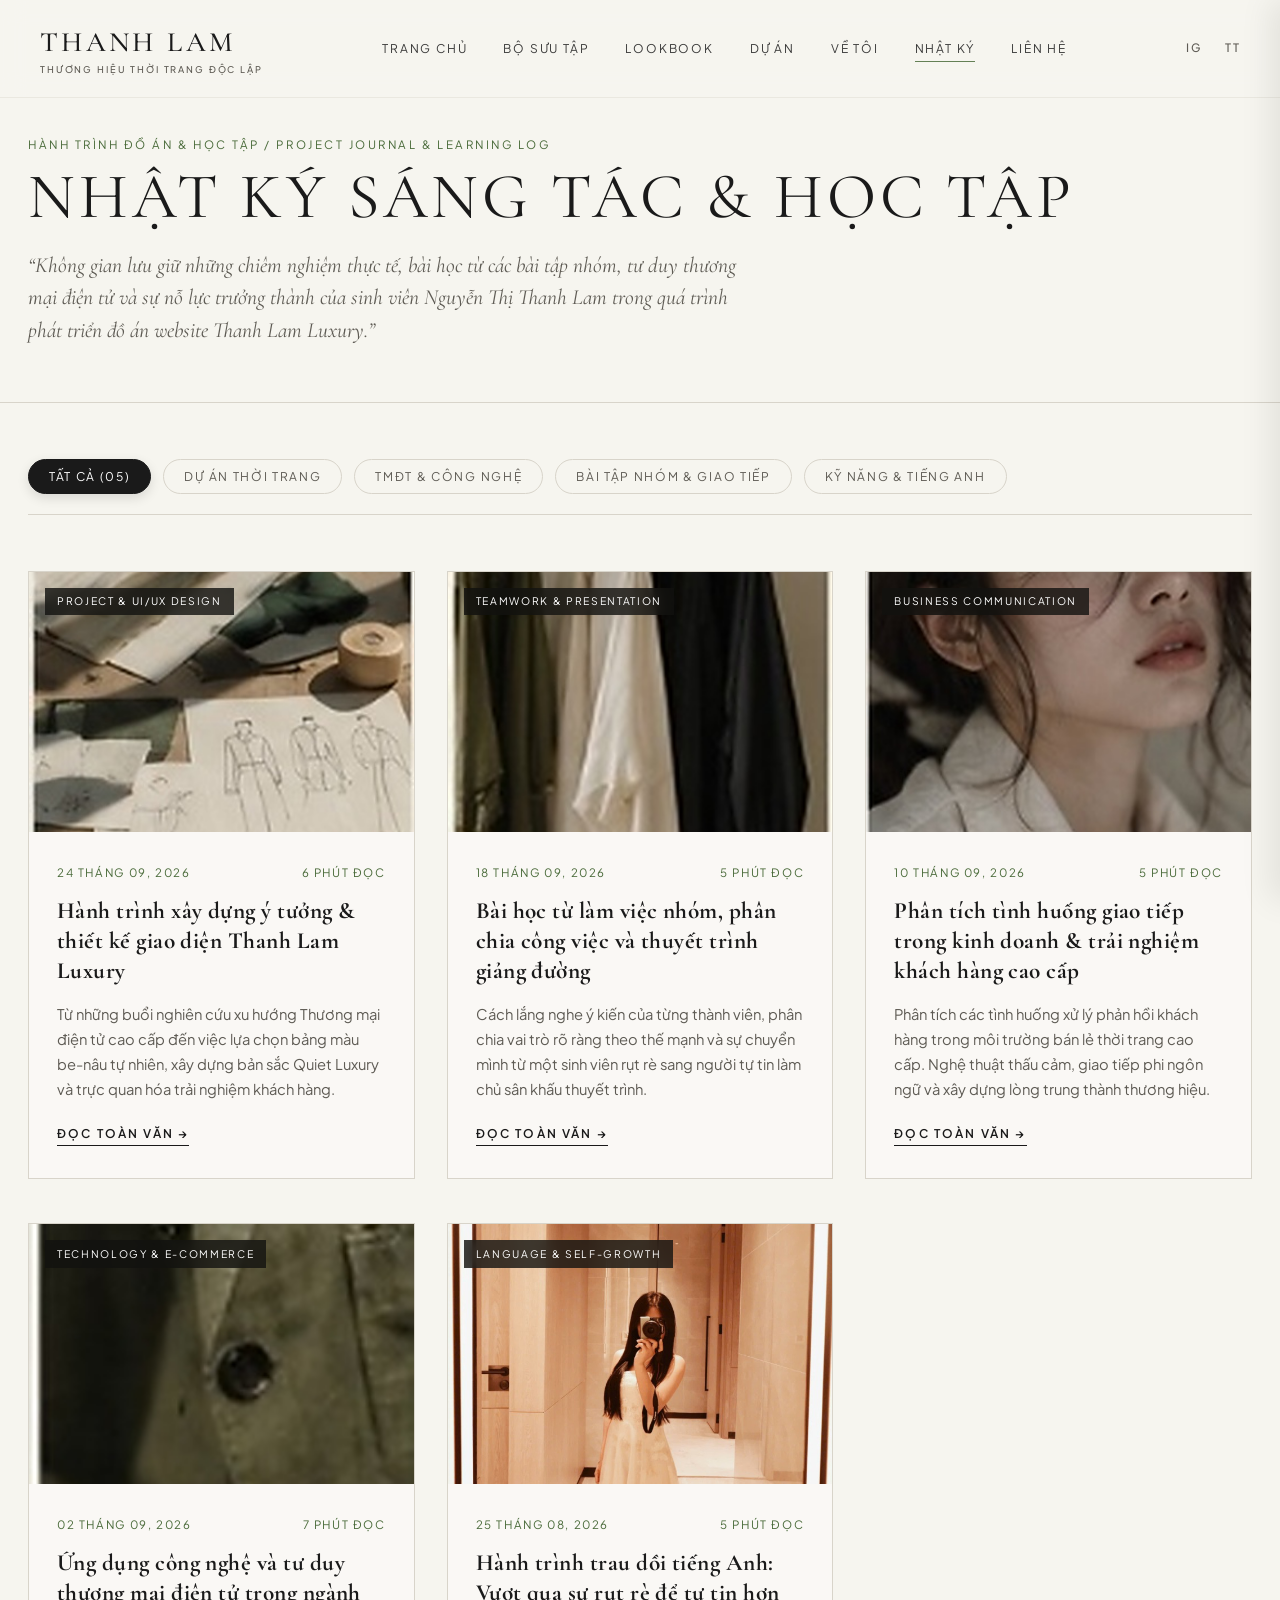
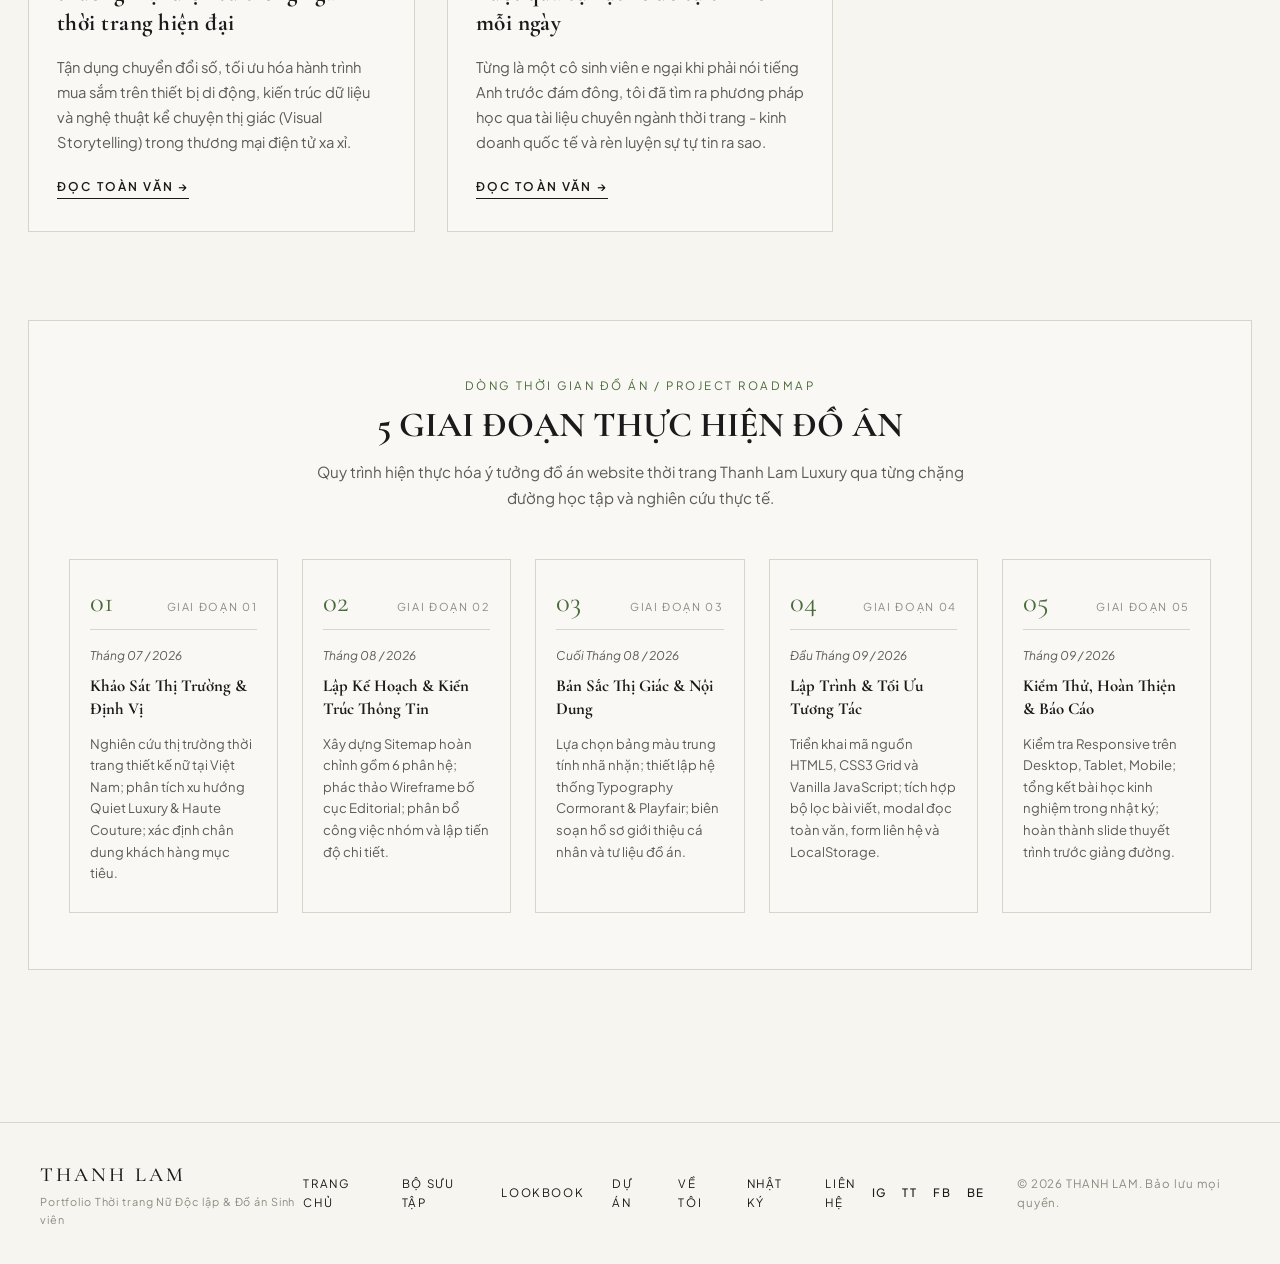
<file: journal.html>
<!DOCTYPE html>
<html lang="vi">
<head>
  <meta charset="UTF-8">
  <meta name="viewport" content="width=device-width, initial-scale=1.0">
  <title>Nhật Ký Học Tập & Sáng Tác | Nguyễn Thị Thanh Lam — Thanh Lam Luxury</title>
  <meta name="description" content="Nhật ký học tập, ghi chép hành trình thực hiện đồ án website thời trang Thanh Lam Luxury, bài học nhóm, kỹ năng giao tiếp và phát triển bản thân của Nguyễn Thị Thanh Lam.">
  <link rel="stylesheet" href="css/style.css">
  <link rel="icon" href="data:image/svg+xml,<svg xmlns='http://www.w3.org/2000/svg' viewBox='0 0 100 100'><text y='.9em' font-size='90' font-family='serif'>TL</text></svg>">
</head>
<body>

  <!-- Site Header -->
  <header class="site-header">
    <a href="index.html" class="header-logo">
      THANH LAM
      <span class="brand-sub">Thương hiệu thời trang độc lập</span>
    </a>

    <nav class="header-nav">
      <a href="index.html" class="nav-link">Trang Chủ</a>
      <a href="collection.html" class="nav-link">Bộ Sưu Tập</a>
      <a href="lookbook.html" class="nav-link">Lookbook</a>
      <a href="projects.html" class="nav-link">Dự Án</a>
      <a href="about.html" class="nav-link">Về Tôi</a>
      <a href="journal.html" class="nav-link active">Nhật Ký</a>
      <a href="contact.html" class="nav-link">Liên Hệ</a>
    </nav>

    <div class="header-actions">
      <a href="https://instagram.com" target="_blank" rel="noopener" class="social-pill">IG</a>
      <a href="https://tiktok.com" target="_blank" rel="noopener" class="social-pill">TT</a>
      <button class="mobile-menu-btn" id="openMenuBtn" aria-label="Mở menu">MENU</button>
    </div>
  </header>

  <!-- Mobile Drawer -->
  <div class="mobile-nav-overlay" id="mobileOverlay"></div>
  <aside class="mobile-drawer" id="mobileDrawer">
    <button class="drawer-close" id="closeMenuBtn" aria-label="Đóng menu">&times;</button>
    <nav class="drawer-links">
      <a href="index.html" class="drawer-link">01. Trang Chủ</a>
      <a href="collection.html" class="drawer-link">02. Bộ Sưu Tập</a>
      <a href="lookbook.html" class="drawer-link">03. Lookbook</a>
      <a href="projects.html" class="drawer-link">04. Dự Án</a>
      <a href="about.html" class="drawer-link">05. Về Tôi</a>
      <a href="journal.html" class="drawer-link">06. Nhật Ký</a>
      <a href="contact.html" class="drawer-link">07. Liên Hệ</a>
    </nav>
  </aside>

  <!-- Subpage Hero -->
  <header class="subpage-hero">
    <span class="subpage-tag">HÀNH TRÌNH ĐỒ ÁN & HỌC TẬP / PROJECT JOURNAL & LEARNING LOG</span>
    <h1 class="subpage-title">NHẬT KÝ SÁNG TÁC & HỌC TẬP</h1>
    <p class="subpage-desc">
      &ldquo;Không gian lưu giữ những chiêm nghiệm thực tế, bài học từ các bài tập nhóm, tư duy thương mại điện tử và sự nỗ lực trưởng thành của sinh viên Nguyễn Thị Thanh Lam trong quá trình phát triển đồ án website Thanh Lam Luxury.&rdquo;
    </p>
  </header>

  <!-- Subpage Main Content -->
  <main class="subpage-content">

    <!-- Category Filter Bar -->
    <nav class="journal-filter-nav" aria-label="Bộ lọc chủ đề nhật ký">
      <button type="button" class="journal-filter-btn active" data-filter="all">Tất Cả (05)</button>
      <button type="button" class="journal-filter-btn" data-filter="fashion-project">Dự Án Thời Trang</button>
      <button type="button" class="journal-filter-btn" data-filter="tech-ecommerce">TMĐT & Công Nghệ</button>
      <button type="button" class="journal-filter-btn" data-filter="teamwork-communication">Bài Tập Nhóm & Giao Tiếp</button>
      <button type="button" class="journal-filter-btn" data-filter="skills-english">Kỹ Năng & Tiếng Anh</button>
    </nav>

    <!-- Journal Cards Grid -->
    <div class="journal-grid" id="journalCardsGrid">

      <!-- Bài 01 -->
      <article class="journal-card" data-category="fashion-project">
        <div class="journal-card-media" onclick="openJournalArticleModal('jnl-1')">
          <img src="assets/images/journal_studio_desk.jpg" alt="Hành trình xây dựng ý tưởng & thiết kế giao diện Thanh Lam Luxury" loading="lazy">
          <span class="journal-card-tag">PROJECT & UI/UX DESIGN</span>
        </div>
        <div class="journal-card-body">
          <div class="journal-meta-row">
            <span>24 THÁNG 09, 2026</span>
            <span>6 PHÚT ĐỌC</span>
          </div>
          <h2 class="journal-title" onclick="openJournalArticleModal('jnl-1')">
            Hành trình xây dựng ý tưởng & thiết kế giao diện Thanh Lam Luxury
          </h2>
          <p class="journal-excerpt">
            Từ những buổi nghiên cứu xu hướng Thương mại điện tử cao cấp đến việc lựa chọn bảng màu be-nâu tự nhiên, xây dựng bản sắc Quiet Luxury và trực quan hóa trải nghiệm khách hàng.
          </p>
          <button type="button" class="journal-read-link" onclick="openJournalArticleModal('jnl-1')">
            ĐỌC TOÀN VĂN &rarr;
          </button>
        </div>
      </article>

      <!-- Bài 02 -->
      <article class="journal-card" data-category="teamwork-communication">
        <div class="journal-card-media" onclick="openJournalArticleModal('jnl-2')">
          <img src="assets/images/col_garment_rack.jpg" alt="Bài học từ làm việc nhóm và thuyết trình giảng đường" loading="lazy">
          <span class="journal-card-tag">TEAMWORK & PRESENTATION</span>
        </div>
        <div class="journal-card-body">
          <div class="journal-meta-row">
            <span>18 THÁNG 09, 2026</span>
            <span>5 PHÚT ĐỌC</span>
          </div>
          <h2 class="journal-title" onclick="openJournalArticleModal('jnl-2')">
            Bài học từ làm việc nhóm, phân chia công việc và thuyết trình giảng đường
          </h2>
          <p class="journal-excerpt">
            Cách lắng nghe ý kiến của từng thành viên, phân chia vai trò rõ ràng theo thế mạnh và sự chuyển mình từ một sinh viên rụt rè sang người tự tin làm chủ sân khấu thuyết trình.
          </p>
          <button type="button" class="journal-read-link" onclick="openJournalArticleModal('jnl-2')">
            ĐỌC TOÀN VĂN &rarr;
          </button>
        </div>
      </article>

      <!-- Bài 03 -->
      <article class="journal-card" data-category="teamwork-communication">
        <div class="journal-card-media" onclick="openJournalArticleModal('jnl-3')">
          <img src="assets/images/col_portrait_natural.jpg" alt="Phân tích tình huống giao tiếp trong kinh doanh" loading="lazy">
          <span class="journal-card-tag">BUSINESS COMMUNICATION</span>
        </div>
        <div class="journal-card-body">
          <div class="journal-meta-row">
            <span>10 THÁNG 09, 2026</span>
            <span>5 PHÚT ĐỌC</span>
          </div>
          <h2 class="journal-title" onclick="openJournalArticleModal('jnl-3')">
            Phân tích tình huống giao tiếp trong kinh doanh & trải nghiệm khách hàng cao cấp
          </h2>
          <p class="journal-excerpt">
            Phân tích các tình huống xử lý phản hồi khách hàng trong môi trường bán lẻ thời trang cao cấp. Nghệ thuật thấu cảm, giao tiếp phi ngôn ngữ và xây dựng lòng trung thành thương hiệu.
          </p>
          <button type="button" class="journal-read-link" onclick="openJournalArticleModal('jnl-3')">
            ĐỌC TOÀN VĂN &rarr;
          </button>
        </div>
      </article>

      <!-- Bài 04 -->
      <article class="journal-card" data-category="tech-ecommerce">
        <div class="journal-card-media" onclick="openJournalArticleModal('jnl-4')">
          <img src="assets/images/col_look2_olive_blazer.jpg" alt="Ứng dụng công nghệ và tư duy TMĐT trong thời trang" loading="lazy">
          <span class="journal-card-tag">TECHNOLOGY & E-COMMERCE</span>
        </div>
        <div class="journal-card-body">
          <div class="journal-meta-row">
            <span>02 THÁNG 09, 2026</span>
            <span>7 PHÚT ĐỌC</span>
          </div>
          <h2 class="journal-title" onclick="openJournalArticleModal('jnl-4')">
            Ứng dụng công nghệ và tư duy thương mại điện tử trong ngành thời trang hiện đại
          </h2>
          <p class="journal-excerpt">
            Tận dụng chuyển đổi số, tối ưu hóa hành trình mua sắm trên thiết bị di động, kiến trúc dữ liệu và nghệ thuật kể chuyện thị giác (Visual Storytelling) trong thương mại điện tử xa xỉ.
          </p>
          <button type="button" class="journal-read-link" onclick="openJournalArticleModal('jnl-4')">
            ĐỌC TOÀN VĂN &rarr;
          </button>
        </div>
      </article>

      <!-- Bài 05 -->
      <article class="journal-card" data-category="skills-english">
        <div class="journal-card-media" onclick="openJournalArticleModal('jnl-5')">
          <img src="assets/images/thanhlam_portrait_white.jpg" alt="Hành trình trau dồi tiếng Anh của Thanh Lam" loading="lazy">
          <span class="journal-card-tag">LANGUAGE & SELF-GROWTH</span>
        </div>
        <div class="journal-card-body">
          <div class="journal-meta-row">
            <span>25 THÁNG 08, 2026</span>
            <span>5 PHÚT ĐỌC</span>
          </div>
          <h2 class="journal-title" onclick="openJournalArticleModal('jnl-5')">
            Hành trình trau dồi tiếng Anh: Vượt qua sự rụt rè để tự tin hơn mỗi ngày
          </h2>
          <p class="journal-excerpt">
            Từng là một cô sinh viên e ngại khi phải nói tiếng Anh trước đám đông, tôi đã tìm ra phương pháp học qua tài liệu chuyên ngành thời trang - kinh doanh quốc tế và rèn luyện sự tự tin ra sao.
          </p>
          <button type="button" class="journal-read-link" onclick="openJournalArticleModal('jnl-5')">
            ĐỌC TOÀN VĂN &rarr;
          </button>
        </div>
      </article>

    </div>

    <!-- Project Milestones Section -->
    <section class="milestones-wrapper">
      <div class="milestones-header">
        <span class="subpage-tag">DÒNG THỜI GIAN ĐỒ ÁN / PROJECT ROADMAP</span>
        <h2 class="font-serif" style="font-size: 2.2rem; line-height: 1.25; margin-bottom: 0.75rem;">
          5 GIAI ĐOẠN THỰC HIỆN ĐỒ ÁN
        </h2>
        <p style="font-size: 0.95rem; color: var(--text-muted); line-height: 1.7;">
          Quy trình hiện thực hóa ý tưởng đồ án website thời trang Thanh Lam Luxury qua từng chặng đường học tập và nghiên cứu thực tế.
        </p>
      </div>

      <div class="milestones-grid">
        
        <div class="milestone-item">
          <div class="milestone-top">
            <span class="milestone-step">01</span>
            <span class="milestone-phase">GIAI ĐOẠN 01</span>
          </div>
          <div class="milestone-time">Tháng 07 / 2026</div>
          <h3 class="milestone-title">Khảo Sát Thị Trường & Định Vị</h3>
          <p class="milestone-desc">
            Nghiên cứu thị trường thời trang thiết kế nữ tại Việt Nam; phân tích xu hướng Quiet Luxury & Haute Couture; xác định chân dung khách hàng mục tiêu.
          </p>
        </div>

        <div class="milestone-item">
          <div class="milestone-top">
            <span class="milestone-step">02</span>
            <span class="milestone-phase">GIAI ĐOẠN 02</span>
          </div>
          <div class="milestone-time">Tháng 08 / 2026</div>
          <h3 class="milestone-title">Lập Kế Hoạch & Kiến Trúc Thông Tin</h3>
          <p class="milestone-desc">
            Xây dựng Sitemap hoàn chỉnh gồm 6 phân hệ; phác thảo Wireframe bố cục Editorial; phân bổ công việc nhóm và lập tiến độ chi tiết.
          </p>
        </div>

        <div class="milestone-item">
          <div class="milestone-top">
            <span class="milestone-step">03</span>
            <span class="milestone-phase">GIAI ĐOẠN 03</span>
          </div>
          <div class="milestone-time">Cuối Tháng 08 / 2026</div>
          <h3 class="milestone-title">Bản Sắc Thị Giác & Nội Dung</h3>
          <p class="milestone-desc">
            Lựa chọn bảng màu trung tính nhã nhặn; thiết lập hệ thống Typography Cormorant & Playfair; biên soạn hồ sơ giới thiệu cá nhân và tư liệu đồ án.
          </p>
        </div>

        <div class="milestone-item">
          <div class="milestone-top">
            <span class="milestone-step">04</span>
            <span class="milestone-phase">GIAI ĐOẠN 04</span>
          </div>
          <div class="milestone-time">Đầu Tháng 09 / 2026</div>
          <h3 class="milestone-title">Lập Trình & Tối Ưu Tương Tác</h3>
          <p class="milestone-desc">
            Triển khai mã nguồn HTML5, CSS3 Grid và Vanilla JavaScript; tích hợp bộ lọc bài viết, modal đọc toàn văn, form liên hệ và LocalStorage.
          </p>
        </div>

        <div class="milestone-item">
          <div class="milestone-top">
            <span class="milestone-step">05</span>
            <span class="milestone-phase">GIAI ĐOẠN 05</span>
          </div>
          <div class="milestone-time">Tháng 09 / 2026</div>
          <h3 class="milestone-title">Kiểm Thử, Hoàn Thiện & Báo Cáo</h3>
          <p class="milestone-desc">
            Kiểm tra Responsive trên Desktop, Tablet, Mobile; tổng kết bài học kinh nghiệm trong nhật ký; hoàn thành slide thuyết trình trước giảng đường.
          </p>
        </div>

      </div>
    </section>

  </main>

  <!-- Editorial Modal Backdrop for Full Article Reading -->
  <div class="editorial-modal-backdrop" id="editorialModal" role="dialog" aria-modal="true" aria-label="Xem chi tiết bài viết">
    <div class="editorial-modal-card">
      <button class="modal-close-btn" id="modalCloseBtn" aria-label="Đóng cửa sổ">&times;</button>
      <div id="modalDynamicContent"></div>
    </div>
  </div>

  <!-- Toast Notification Message -->
  <div class="toast-msg" id="toastMsg" role="status" aria-live="polite"></div>

  <!-- Footer -->
  <footer class="site-footer">
    <div class="footer-brand-side">
      <span class="footer-logo">THANH LAM</span>
      <span class="footer-sub">Portfolio Thời trang Nữ Độc lập & Đồ án Sinh viên</span>
    </div>

    <nav class="footer-nav">
      <a href="index.html">TRANG CHỦ</a>
      <a href="collection.html">BỘ SƯU TẬP</a>
      <a href="lookbook.html">LOOKBOOK</a>
      <a href="projects.html">DỰ ÁN</a>
      <a href="about.html">VỀ TÔI</a>
      <a href="journal.html">NHẬT KÝ</a>
      <a href="contact.html">LIÊN HỆ</a>
    </nav>

    <div class="footer-right">
      <div class="footer-socials">
        <a href="https://instagram.com" target="_blank" rel="noopener" class="footer-social-link">IG</a>
        <a href="https://tiktok.com" target="_blank" rel="noopener" class="footer-social-link">TT</a>
        <a href="https://facebook.com" target="_blank" rel="noopener" class="footer-social-link">FB</a>
        <a href="https://behance.net" target="_blank" rel="noopener" class="footer-social-link">BE</a>
      </div>
      <span class="footer-copy">&copy; 2026 THANH LAM. Bảo lưu mọi quyền.</span>
    </div>
  </footer>

  <script src="js/data.js"></script>
  <script src="js/main.js"></script>
</body>
</html>
</file>
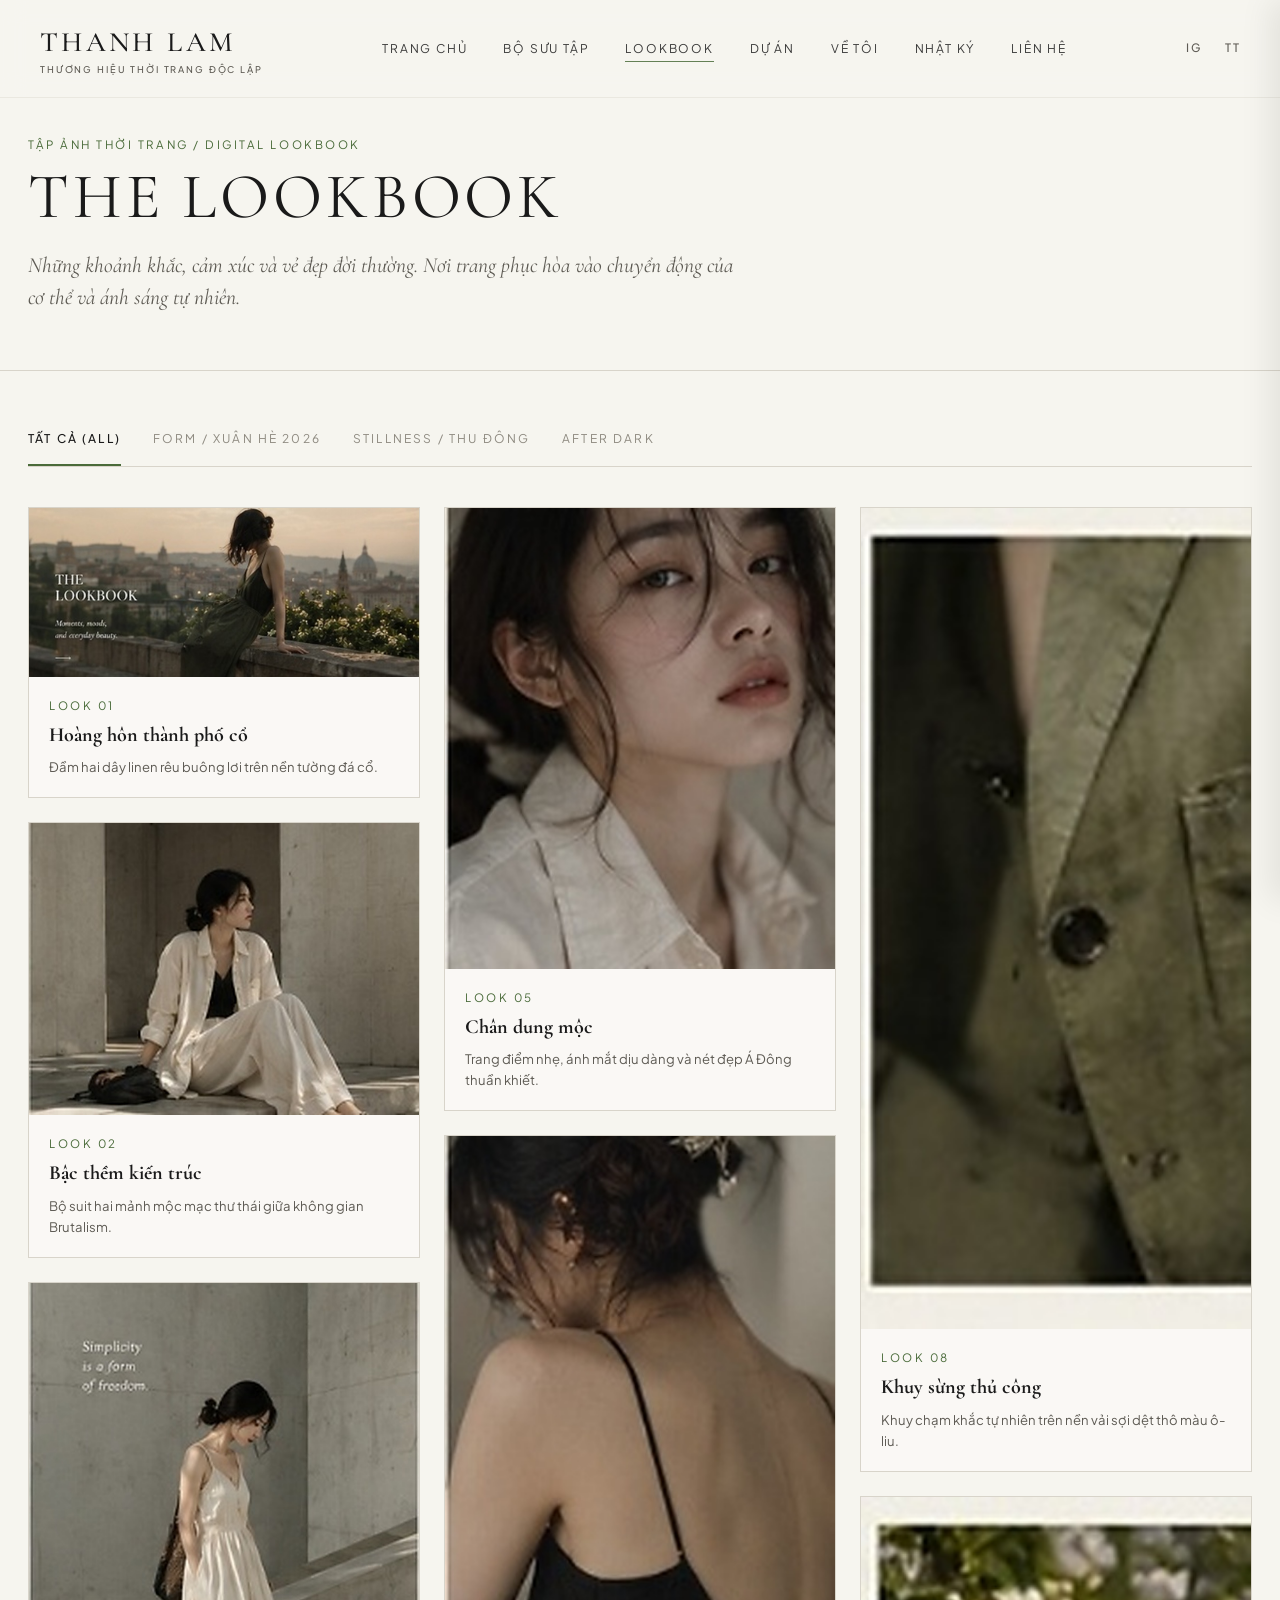
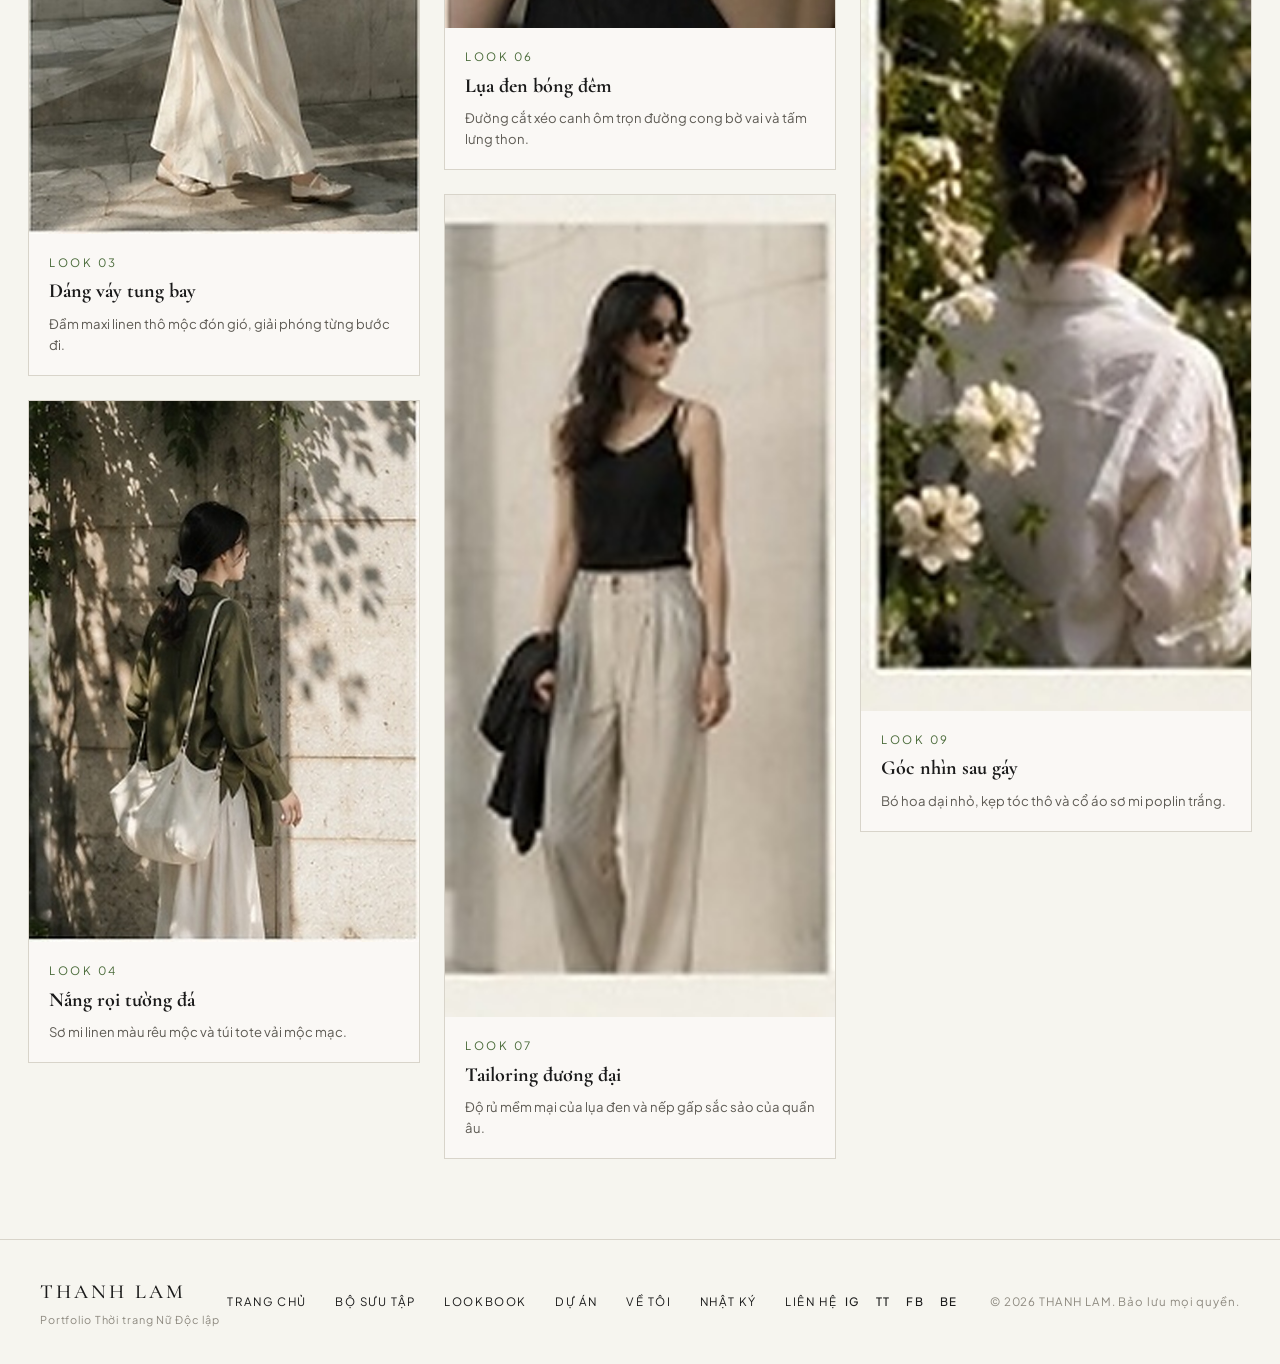
<file: lookbook.html>
<!DOCTYPE html>
<html lang="vi">
<head>
  <meta charset="UTF-8">
  <meta name="viewport" content="width=device-width, initial-scale=1.0">
  <title>LOOKBOOK — THANH LAM Portfolio Thời trang Độc lập</title>
  <meta name="description" content="Tập ảnh thời trang kỹ thuật số (Digital Lookbook) của Thanh Lam. Bố cục editorial bất đối xứng ghi lại vẻ đẹp tĩnh lặng và tự nhiên.">
  <link rel="stylesheet" href="css/style.css">
  <link rel="icon" href="data:image/svg+xml,<svg xmlns='http://www.w3.org/2000/svg' viewBox='0 0 100 100'><text y='.9em' font-size='90' font-family='serif'>TL</text></svg>">
</head>
<body>

  <!-- Site Header -->
  <header class="site-header">
    <a href="index.html" class="header-logo">
      THANH LAM
      <span class="brand-sub">Thương hiệu thời trang độc lập</span>
    </a>

    <nav class="header-nav">
      <a href="index.html" class="nav-link">Trang Chủ</a>
      <a href="collection.html" class="nav-link">Bộ Sưu Tập</a>
      <a href="lookbook.html" class="nav-link active">Lookbook</a>
      <a href="projects.html" class="nav-link">Dự Án</a>
      <a href="about.html" class="nav-link">Về Tôi</a>
      <a href="journal.html" class="nav-link">Nhật Ký</a>
      <a href="contact.html" class="nav-link">Liên Hệ</a>
    </nav>

    <div class="header-actions">
      <a href="https://instagram.com" target="_blank" rel="noopener" class="social-pill">IG</a>
      <a href="https://tiktok.com" target="_blank" rel="noopener" class="social-pill">TT</a>
      <button class="mobile-menu-btn" id="openMenuBtn" aria-label="Mở menu">MENU</button>
    </div>
  </header>

  <!-- Mobile Drawer -->
  <div class="mobile-nav-overlay" id="mobileOverlay"></div>
  <aside class="mobile-drawer" id="mobileDrawer">
    <button class="drawer-close" id="closeMenuBtn" aria-label="Đóng menu">&times;</button>
    <nav class="drawer-links">
      <a href="index.html" class="drawer-link">01. Trang Chủ</a>
      <a href="collection.html" class="drawer-link">02. Bộ Sưu Tập</a>
      <a href="lookbook.html" class="drawer-link">03. Lookbook</a>
      <a href="projects.html" class="drawer-link">04. Dự Án</a>
      <a href="about.html" class="drawer-link">05. Về Tôi</a>
      <a href="journal.html" class="drawer-link">06. Nhật Ký</a>
      <a href="contact.html" class="drawer-link">07. Liên Hệ</a>
    </nav>
  </aside>

  <!-- Subpage Hero -->
  <header class="subpage-hero">
    <span class="subpage-tag">TẬP ẢNH THỜI TRANG / DIGITAL LOOKBOOK</span>
    <h1 class="subpage-title">THE LOOKBOOK</h1>
    <p class="subpage-desc">
      Những khoảnh khắc, cảm xúc và vẻ đẹp đời thường. Nơi trang phục hòa vào chuyển động của cơ thể và ánh sáng tự nhiên.
    </p>
  </header>

  <!-- Main Lookbook Section -->
  <main class="subpage-content">

    <!-- Filter Bar -->
    <div class="lookbook-filter-bar">
      <button class="filter-btn active">TẤT CẢ (ALL)</button>
      <button class="filter-btn">FORM / XUÂN HÈ 2026</button>
      <button class="filter-btn">STILLNESS / THU ĐÔNG</button>
      <button class="filter-btn">AFTER DARK</button>
    </div>

    <!-- Masonry Editorial Grid -->
    <div class="lookbook-masonry">

      <!-- Item 1 -->
      <article class="lookbook-item" onclick="openPieceModal('look1')">
        <img src="assets/images/lookbook_balcony_sunset.jpg" alt="Look 01: Hoàng hôn thành phố cổ">
        <div class="lookbook-item-info">
          <span class="subpage-tag" style="margin-bottom: 0.2rem;">LOOK 01</span>
          <h3 class="font-serif" style="font-size: 1.25rem; margin-bottom: 0.35rem;">Hoàng hôn thành phố cổ</h3>
          <p style="font-size: 0.82rem; color: var(--text-muted);">Đầm hai dây linen rêu buông lơi trên nền tường đá cổ.</p>
        </div>
      </article>

      <!-- Item 2 -->
      <article class="lookbook-item" onclick="openPieceModal('wide')">
        <img src="assets/images/col_form_concrete_steps.jpg" alt="Look 02: Dấu ấn hình học bê tông">
        <div class="lookbook-item-info">
          <span class="subpage-tag" style="margin-bottom: 0.2rem;">LOOK 02</span>
          <h3 class="font-serif" style="font-size: 1.25rem; margin-bottom: 0.35rem;">Bậc thềm kiến trúc</h3>
          <p style="font-size: 0.82rem; color: var(--text-muted);">Bộ suit hai mảnh mộc mạc thư thái giữa không gian Brutalism.</p>
        </div>
      </article>

      <!-- Item 3 -->
      <article class="lookbook-item" onclick="openPieceModal('look3')">
        <img src="assets/images/hero_model_dress.jpg" alt="Look 03: Tự do thuần khiết">
        <div class="lookbook-item-info">
          <span class="subpage-tag" style="margin-bottom: 0.2rem;">LOOK 03</span>
          <h3 class="font-serif" style="font-size: 1.25rem; margin-bottom: 0.35rem;">Dáng váy tung bay</h3>
          <p style="font-size: 0.82rem; color: var(--text-muted);">Đầm maxi linen thô mộc đón gió, giải phóng từng bước đi.</p>
        </div>
      </article>

      <!-- Item 4 -->
      <article class="lookbook-item" onclick="openPieceModal('look2')">
        <img src="assets/images/hero_green_walk.jpg" alt="Look 04: Lối nhỏ rợp bóng lá">
        <div class="lookbook-item-info">
          <span class="subpage-tag" style="margin-bottom: 0.2rem;">LOOK 04</span>
          <h3 class="font-serif" style="font-size: 1.25rem; margin-bottom: 0.35rem;">Nắng rọi tường đá</h3>
          <p style="font-size: 0.82rem; color: var(--text-muted);">Sơ mi linen màu rêu mộc và túi tote vải mộc mạc.</p>
        </div>
      </article>

      <!-- Item 5 -->
      <article class="lookbook-item" onclick="openPieceModal('portrait')">
        <img src="assets/images/col_portrait_natural.jpg" alt="Look 05: Ánh nhìn tĩnh lặng">
        <div class="lookbook-item-info">
          <span class="subpage-tag" style="margin-bottom: 0.2rem;">LOOK 05</span>
          <h3 class="font-serif" style="font-size: 1.25rem; margin-bottom: 0.35rem;">Chân dung mộc</h3>
          <p style="font-size: 0.82rem; color: var(--text-muted);">Trang điểm nhẹ, ánh mắt dịu dàng và nét đẹp Á Đông thuần khiết.</p>
        </div>
      </article>

      <!-- Item 6 -->
      <article class="lookbook-item" onclick="openPieceModal('shoulder')">
        <img src="assets/images/detail_bare_shoulder.jpg" alt="Look 06: Chi tiết lưng trần lụa tơ tằm">
        <div class="lookbook-item-info">
          <span class="subpage-tag" style="margin-bottom: 0.2rem;">LOOK 06</span>
          <h3 class="font-serif" style="font-size: 1.25rem; margin-bottom: 0.35rem;">Lụa đen bóng đêm</h3>
          <p style="font-size: 0.82rem; color: var(--text-muted);">Đường cắt xéo canh ôm trọn đường cong bờ vai và tấm lưng thon.</p>
        </div>
      </article>

      <!-- Item 7 -->
      <article class="lookbook-item" onclick="openPieceModal('look1')">
        <img src="assets/images/col_look1_black_pant.jpg" alt="Look 07: Quần ống rộng xếp ly sâu">
        <div class="lookbook-item-info">
          <span class="subpage-tag" style="margin-bottom: 0.2rem;">LOOK 07</span>
          <h3 class="font-serif" style="font-size: 1.25rem; margin-bottom: 0.35rem;">Tailoring đương đại</h3>
          <p style="font-size: 0.82rem; color: var(--text-muted);">Độ rủ mềm mại của lụa đen và nếp gấp sắc sảo của quần âu.</p>
        </div>
      </article>

      <!-- Item 8 -->
      <article class="lookbook-item" onclick="openPieceModal('look2')">
        <img src="assets/images/col_look2_olive_blazer.jpg" alt="Look 08: Chi tiết khuy sừng và ve áo">
        <div class="lookbook-item-info">
          <span class="subpage-tag" style="margin-bottom: 0.2rem;">LOOK 08</span>
          <h3 class="font-serif" style="font-size: 1.25rem; margin-bottom: 0.35rem;">Khuy sừng thủ công</h3>
          <p style="font-size: 0.82rem; color: var(--text-muted);">Khuy chạm khắc tự nhiên trên nền vải sợi dệt thô màu ô-liu.</p>
        </div>
      </article>

      <!-- Item 9 -->
      <article class="lookbook-item" onclick="openPieceModal('look3')">
        <img src="assets/images/col_look3_hair_clip.jpg" alt="Look 09: Cài hoa sau gáy">
        <div class="lookbook-item-info">
          <span class="subpage-tag" style="margin-bottom: 0.2rem;">LOOK 09</span>
          <h3 class="font-serif" style="font-size: 1.25rem; margin-bottom: 0.35rem;">Góc nhìn sau gáy</h3>
          <p style="font-size: 0.82rem; color: var(--text-muted);">Bó hoa dại nhỏ, kẹp tóc thô và cổ áo sơ mi poplin trắng.</p>
        </div>
      </article>

    </div>
  </main>

  <!-- Footer -->
  <footer class="site-footer">
    <div class="footer-brand-side">
      <span class="footer-logo">THANH LAM</span>
      <span class="footer-sub">Portfolio Thời trang Nữ Độc lập</span>
    </div>

    <nav class="footer-nav">
      <a href="index.html">TRANG CHỦ</a>
      <a href="collection.html">BỘ SƯU TẬP</a>
      <a href="lookbook.html">LOOKBOOK</a>
      <a href="projects.html">DỰ ÁN</a>
      <a href="about.html">VỀ TÔI</a>
      <a href="journal.html">NHẬT KÝ</a>
      <a href="contact.html">LIÊN HỆ</a>
    </nav>

    <div class="footer-right">
      <div class="footer-socials">
        <a href="https://instagram.com" target="_blank" rel="noopener" class="footer-social-link">IG</a>
        <a href="https://tiktok.com" target="_blank" rel="noopener" class="footer-social-link">TT</a>
        <a href="https://facebook.com" target="_blank" rel="noopener" class="footer-social-link">FB</a>
        <a href="https://behance.net" target="_blank" rel="noopener" class="footer-social-link">BE</a>
      </div>
      <span class="footer-copy">&copy; 2026 THANH LAM. Bảo lưu mọi quyền.</span>
    </div>
  </footer>

  <!-- Modal for piece details -->
  <div class="editorial-modal-backdrop" id="editorialModal">
    <div class="editorial-modal-card">
      <button class="modal-close-btn" id="modalCloseBtn" aria-label="Đóng cửa sổ">&times;</button>
      <div id="modalDynamicContent"></div>
    </div>
  </div>

  <script src="js/data.js"></script>
  <script src="js/main.js"></script>
</body>
</html>
</file>
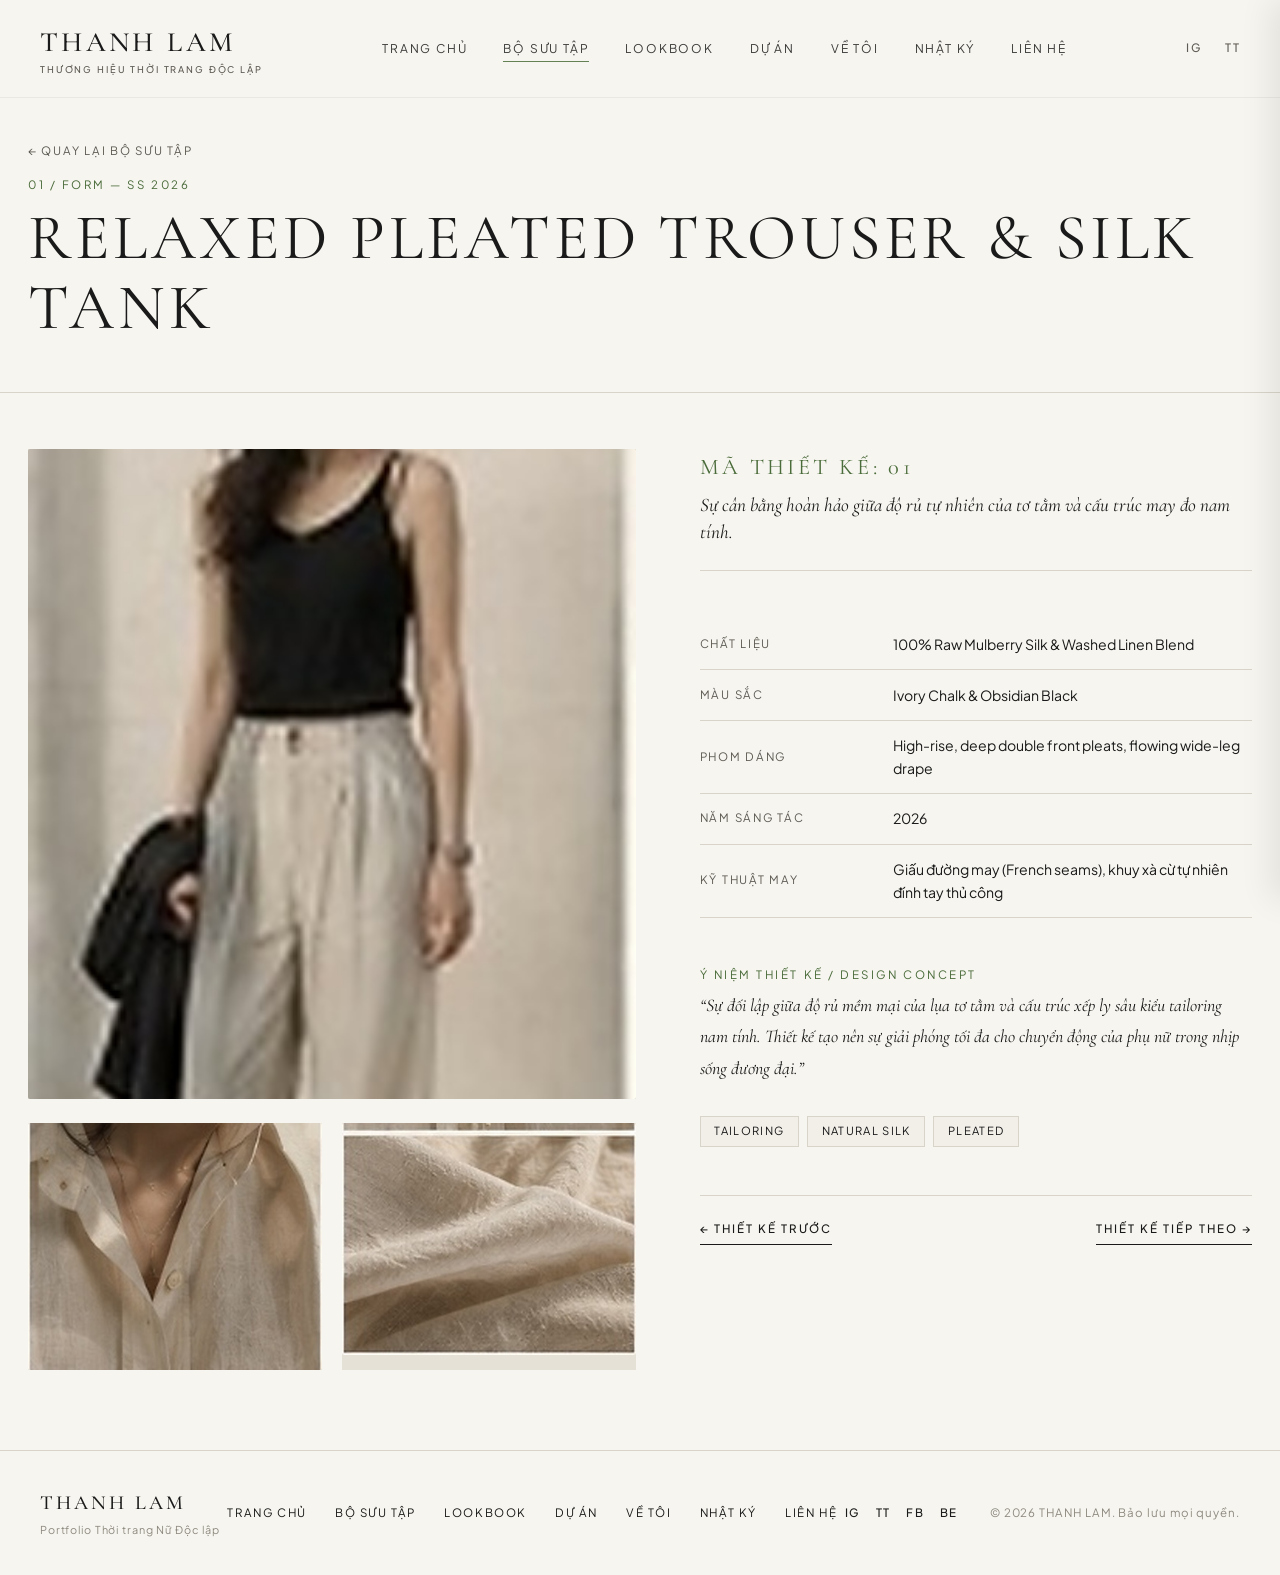
<file: piece-detail.html>
<!DOCTYPE html>
<html lang="vi">
<head>
  <meta charset="UTF-8">
  <meta name="viewport" content="width=device-width, initial-scale=1.0">
  <title>CHI TIẾT THIẾT KẾ — THANH LAM Fashion Portfolio</title>
  <meta name="description" content="Chi tiết cấu trúc may đo, chất liệu tự nhiên và ý niệm thiết kế của từng tác phẩm trong bộ sưu tập Thanh Lam.">
  <link rel="stylesheet" href="css/style.css">
  <link rel="icon" href="data:image/svg+xml,<svg xmlns='http://www.w3.org/2000/svg' viewBox='0 0 100 100'><text y='.9em' font-size='90' font-family='serif'>TL</text></svg>">
</head>
<body>

  <!-- Site Header -->
  <header class="site-header">
    <a href="index.html" class="header-logo">
      THANH LAM
      <span class="brand-sub">Thương hiệu thời trang độc lập</span>
    </a>

    <nav class="header-nav">
      <a href="index.html" class="nav-link">Trang Chủ</a>
      <a href="collection.html" class="nav-link active">Bộ Sưu Tập</a>
      <a href="lookbook.html" class="nav-link">Lookbook</a>
      <a href="projects.html" class="nav-link">Dự Án</a>
      <a href="about.html" class="nav-link">Về Tôi</a>
      <a href="journal.html" class="nav-link">Nhật Ký</a>
      <a href="contact.html" class="nav-link">Liên Hệ</a>
    </nav>

    <div class="header-actions">
      <a href="https://instagram.com" target="_blank" rel="noopener" class="social-pill">IG</a>
      <a href="https://tiktok.com" target="_blank" rel="noopener" class="social-pill">TT</a>
      <button class="mobile-menu-btn" id="openMenuBtn" aria-label="Mở menu">MENU</button>
    </div>
  </header>

  <!-- Mobile Drawer -->
  <div class="mobile-nav-overlay" id="mobileOverlay"></div>
  <aside class="mobile-drawer" id="mobileDrawer">
    <button class="drawer-close" id="closeMenuBtn" aria-label="Đóng menu">&times;</button>
    <nav class="drawer-links">
      <a href="index.html" class="drawer-link">01. Trang Chủ</a>
      <a href="collection.html" class="drawer-link">02. Bộ Sưu Tập</a>
      <a href="lookbook.html" class="drawer-link">03. Lookbook</a>
      <a href="projects.html" class="drawer-link">04. Dự Án</a>
      <a href="about.html" class="drawer-link">05. Về Tôi</a>
      <a href="journal.html" class="drawer-link">06. Nhật Ký</a>
      <a href="contact.html" class="drawer-link">07. Liên Hệ</a>
    </nav>
  </aside>

  <!-- Subpage Hero / Breadcrumbs -->
  <header class="subpage-hero" style="padding-bottom: 2rem;">
    <a href="collection.html" style="display: inline-flex; align-items: center; gap: 0.5rem; font-size: 0.72rem; letter-spacing: 0.15em; text-transform: uppercase; color: var(--text-muted); margin-bottom: 1rem;">
      &larr; QUAY LẠI BỘ SƯU TẬP
    </a>
    <span class="subpage-tag" id="pieceColTag">01 / FORM &bull; XUÂN / HÈ 2026</span>
    <h1 class="subpage-title" id="pieceTitle">QUẦN ỐNG RỘNG XẾP LY & ÁO LỤA HAI DÂY</h1>
  </header>

  <!-- Main Piece Detail Section -->
  <main class="subpage-content">
    <div class="piece-detail-grid">

      <!-- Gallery Column -->
      <div class="piece-gallery-column">
        <div style="background: #E5E1D6; overflow: hidden;">
          <img id="pieceMainImg" src="assets/images/col_look1_black_pant.jpg" alt="Chi tiết thiết kế Thanh Lam" style="max-height: 650px; object-fit: cover;">
        </div>
        
        <div style="display: grid; grid-template-columns: 1fr 1fr; gap: 1.25rem;">
          <div style="background: #E5E1D6; overflow: hidden;">
            <img id="pieceDetailImg1" src="assets/images/detail_collar.jpg" alt="Chi tiết phụ 1">
          </div>
          <div style="background: #E5E1D6; overflow: hidden;">
            <img id="pieceDetailImg2" src="assets/images/detail_fabric_raw.jpg" alt="Chi tiết thớ vải">
          </div>
        </div>
      </div>

      <!-- Specs & Concept Column -->
      <div style="display: flex; flex-direction: column; gap: 1.5rem; position: sticky; top: 7rem;">
        
        <div style="border-bottom: 1px solid var(--neutral-border); padding-bottom: 1.5rem;">
          <span style="font-family: var(--font-serif); font-size: 1.4rem; color: var(--accent); letter-spacing: 0.15em;" id="pieceNum">
            MÃ THIẾT KẾ: 01
          </span>
          <p class="font-serif italic" style="font-size: 1.2rem; color: var(--text-primary); margin-top: 0.5rem; line-height: 1.4;" id="pieceSubtitle">
            Sự cân bằng hoàn hảo giữa độ rủ tự nhiên của tơ tằm và cấu trúc may đo nam tính.
          </p>
        </div>

        <!-- Specifications Table (Zero e-commerce) -->
        <table class="piece-specs-table">
          <tbody>
            <tr>
              <td>CHẤT LIỆU</td>
              <td id="pieceMaterial">100% Lụa Tơ Tằm Mulberry Tự Nhiên & Vải Linen Thô Giặt Mềm</td>
            </tr>
            <tr>
              <td>MÀU SẮC</td>
              <td id="pieceColor">Trắng Ngà Tự Nhiên & Đen Khói (Chalk & Obsidian)</td>
            </tr>
            <tr>
              <td>PHOM DÁNG</td>
              <td id="pieceFit">Cạp cao, xếp hai nếp ly sâu phía trước, ống rộng buông rủ giải phóng chuyển động</td>
            </tr>
            <tr>
              <td>NĂM SÁNG TÁC</td>
              <td id="pieceYear">2026</td>
            </tr>
            <tr>
              <td>KỸ THUẬT MAY</td>
              <td id="pieceTailoring">Giấu đường may (French seams), khuy xà cừ tự nhiên đính tay thủ công</td>
            </tr>
          </tbody>
        </table>

        <!-- Design Concept Narrative -->
        <div>
          <span class="subpage-tag" style="margin-bottom: 0.35rem;">Ý NIỆM THIẾT KẾ / DESIGN CONCEPT</span>
          <p class="font-serif italic" style="font-size: 1.12rem; line-height: 1.75; color: var(--text-primary);" id="pieceConcept">
            &ldquo;Sự đối lập giữa độ rủ mềm mại của lụa tơ tằm và cấu trúc xếp ly sâu kiểu tailoring nam tính. Thiết kế tạo nên sự giải phóng tối đa cho chuyển động của phụ nữ trong nhịp sống đương đại. Chúng tôi muốn người mặc cảm nhận được từng ngọn gió luồn qua thớ vải khi rảo bước trên phố.&rdquo;
          </p>
        </div>

        <!-- Design Tags -->
        <div style="display: flex; gap: 0.5rem; flex-wrap: wrap; margin-top: 0.5rem;" id="pieceTags">
          <span style="font-size: 0.7rem; letter-spacing: 0.12em; text-transform: uppercase; background: var(--bg-card); padding: 0.35rem 0.85rem; border: 1px solid var(--neutral-border);">Tailoring</span>
          <span style="font-size: 0.7rem; letter-spacing: 0.12em; text-transform: uppercase; background: var(--bg-card); padding: 0.35rem 0.85rem; border: 1px solid var(--neutral-border);">Mulberry Silk</span>
          <span style="font-size: 0.7rem; letter-spacing: 0.12em; text-transform: uppercase; background: var(--bg-card); padding: 0.35rem 0.85rem; border: 1px solid var(--neutral-border);">Raw Linen</span>
        </div>

        <!-- Navigation Between Pieces -->
        <div style="display: flex; justify-content: space-between; border-top: 1px solid var(--neutral-border); padding-top: 1.5rem; margin-top: 1.5rem;">
          <a href="piece-detail.html?piece=look3" class="editorial-btn" style="font-size: 0.72rem;">&larr; THIẾT KẾ TRƯỚC</a>
          <a href="piece-detail.html?piece=look2" class="editorial-btn" style="font-size: 0.72rem;">THIẾT KẾ TIẾP THEO &rarr;</a>
        </div>

      </div>

    </div>
  </main>

  <!-- Footer -->
  <footer class="site-footer">
    <div class="footer-brand-side">
      <span class="footer-logo">THANH LAM</span>
      <span class="footer-sub">Portfolio Thời trang Nữ Độc lập</span>
    </div>

    <nav class="footer-nav">
      <a href="index.html">TRANG CHỦ</a>
      <a href="collection.html">BỘ SƯU TẬP</a>
      <a href="lookbook.html">LOOKBOOK</a>
      <a href="projects.html">DỰ ÁN</a>
      <a href="about.html">VỀ TÔI</a>
      <a href="journal.html">NHẬT KÝ</a>
      <a href="contact.html">LIÊN HỆ</a>
    </nav>

    <div class="footer-right">
      <div class="footer-socials">
        <a href="https://instagram.com" target="_blank" rel="noopener" class="footer-social-link">IG</a>
        <a href="https://tiktok.com" target="_blank" rel="noopener" class="footer-social-link">TT</a>
        <a href="https://facebook.com" target="_blank" rel="noopener" class="footer-social-link">FB</a>
        <a href="https://behance.net" target="_blank" rel="noopener" class="footer-social-link">BE</a>
      </div>
      <span class="footer-copy">&copy; 2026 THANH LAM. Bảo lưu mọi quyền.</span>
    </div>
  </footer>

  <script src="js/data.js"></script>
  <script>
    // Dynamic query parameter hydration for piece-detail
    document.addEventListener('DOMContentLoaded', () => {
      const urlParams = new URLSearchParams(window.location.search);
      const pieceKey = urlParams.get('piece') || 'look1';
      const piece = PORTFOLIO_DATA.pieces[pieceKey];

      if (piece) {
        document.title = `${piece.name} — THANH LAM Portfolio`;
        document.getElementById('pieceTitle').textContent = piece.name;
        document.getElementById('pieceNum').textContent = `MÃ THIẾT KẾ: ${piece.number}`;
        document.getElementById('pieceColTag').textContent = piece.collection;
        document.getElementById('pieceMaterial').textContent = piece.material;
        document.getElementById('pieceColor').textContent = piece.color;
        document.getElementById('pieceFit').textContent = piece.fit;
        document.getElementById('pieceYear').textContent = piece.year;
        document.getElementById('pieceConcept').textContent = `“${piece.concept}”`;
        document.getElementById('pieceMainImg').src = piece.image;

        // Tags
        if (piece.tags && piece.tags.length > 0) {
          const tagsContainer = document.getElementById('pieceTags');
          tagsContainer.innerHTML = piece.tags.map(t => `<span style="font-size: 0.7rem; letter-spacing: 0.12em; text-transform: uppercase; background: var(--bg-card); padding: 0.35rem 0.85rem; border: 1px solid var(--neutral-border);">${t}</span>`).join('');
        }
      }
    });
  </script>
  <script src="js/main.js"></script>
</body>
</html>
</file>
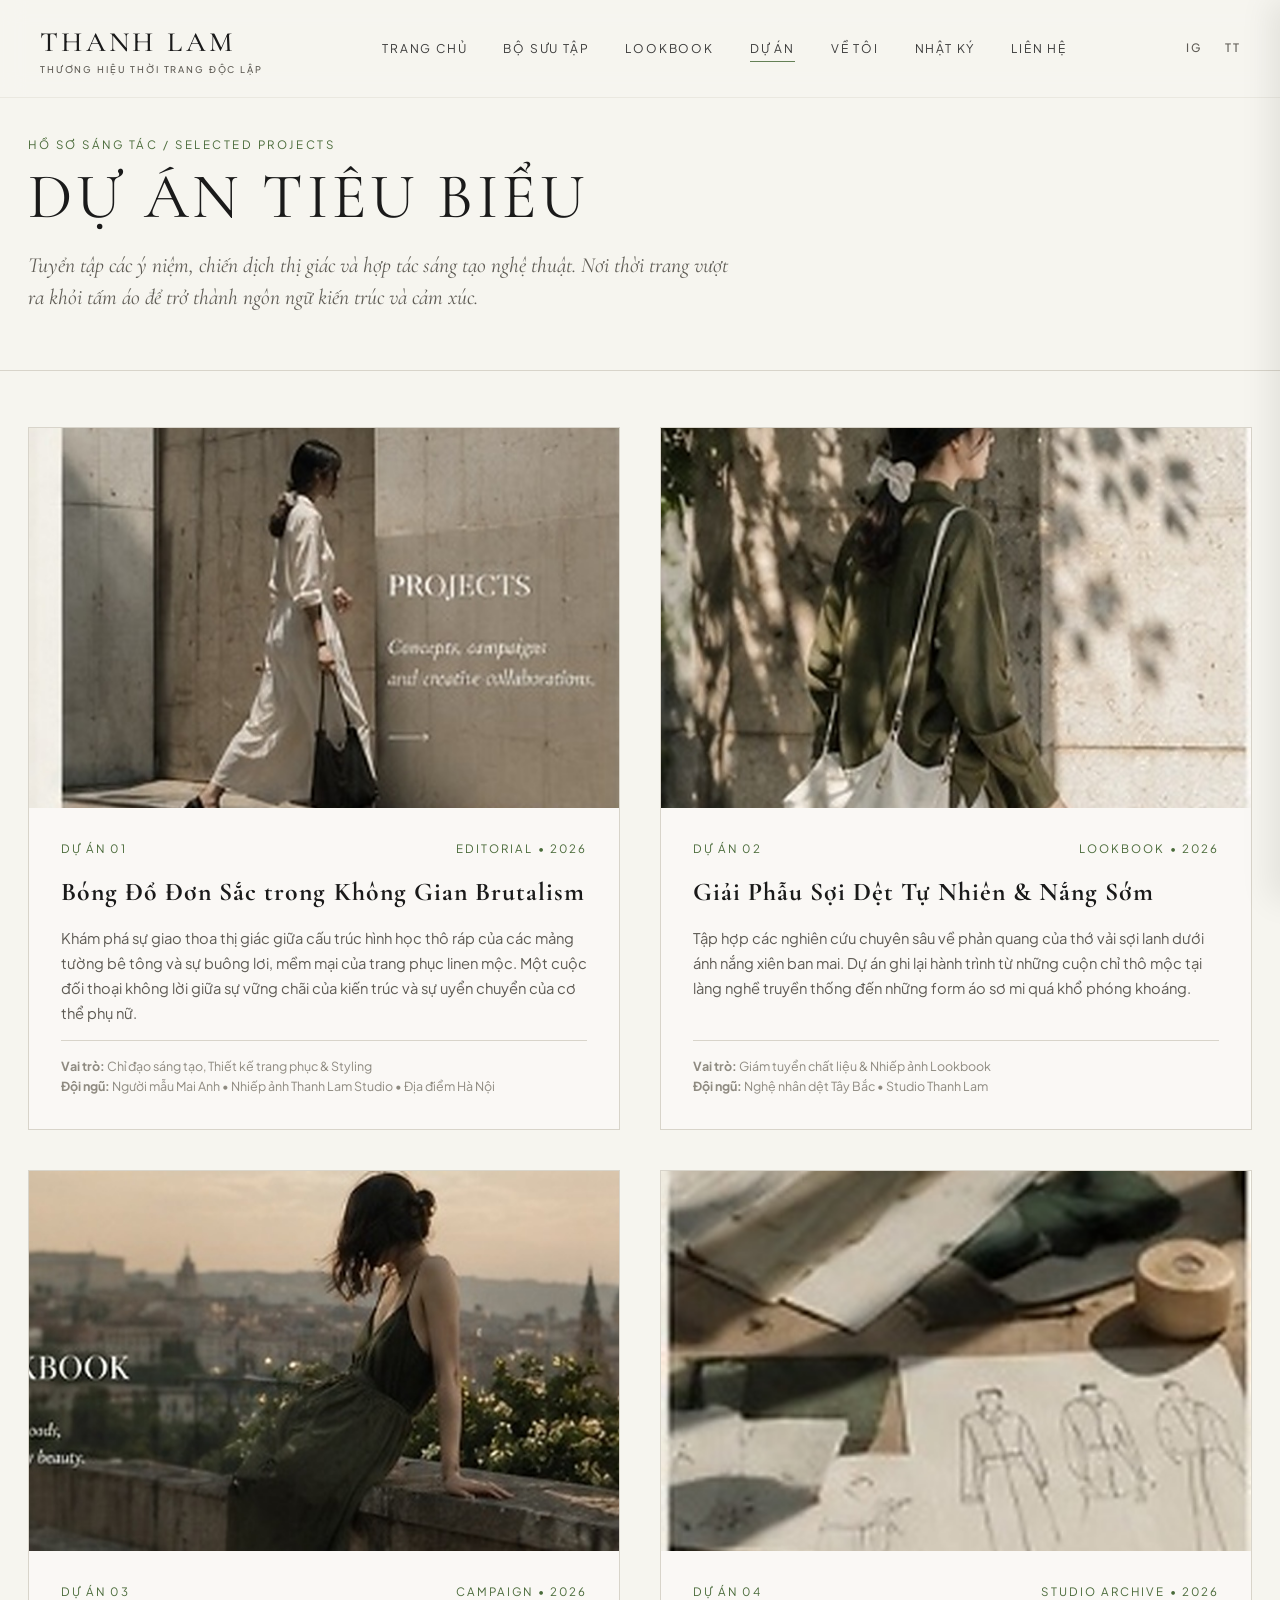
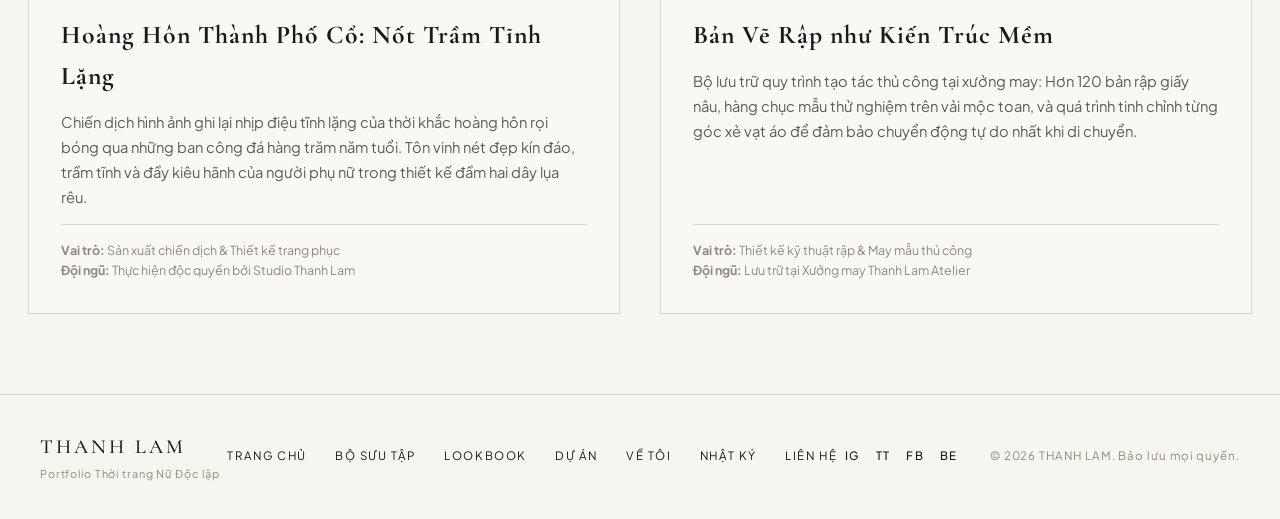
<file: projects.html>
<!DOCTYPE html>
<html lang="vi">
<head>
  <meta charset="UTF-8">
  <meta name="viewport" content="width=device-width, initial-scale=1.0">
  <title>DỰ ÁN — THANH LAM Portfolio Thời trang Độc lập</title>
  <meta name="description" content="Tuyển tập các dự án thời trang, chiến dịch hình ảnh nghệ thuật và hợp tác sáng tạo của Thanh Lam Studio.">
  <link rel="stylesheet" href="css/style.css">
  <link rel="icon" href="data:image/svg+xml,<svg xmlns='http://www.w3.org/2000/svg' viewBox='0 0 100 100'><text y='.9em' font-size='90' font-family='serif'>TL</text></svg>">
</head>
<body>

  <!-- Site Header -->
  <header class="site-header">
    <a href="index.html" class="header-logo">
      THANH LAM
      <span class="brand-sub">Thương hiệu thời trang độc lập</span>
    </a>

    <nav class="header-nav">
      <a href="index.html" class="nav-link">Trang Chủ</a>
      <a href="collection.html" class="nav-link">Bộ Sưu Tập</a>
      <a href="lookbook.html" class="nav-link">Lookbook</a>
      <a href="projects.html" class="nav-link active">Dự Án</a>
      <a href="about.html" class="nav-link">Về Tôi</a>
      <a href="journal.html" class="nav-link">Nhật Ký</a>
      <a href="contact.html" class="nav-link">Liên Hệ</a>
    </nav>

    <div class="header-actions">
      <a href="https://instagram.com" target="_blank" rel="noopener" class="social-pill">IG</a>
      <a href="https://tiktok.com" target="_blank" rel="noopener" class="social-pill">TT</a>
      <button class="mobile-menu-btn" id="openMenuBtn" aria-label="Mở menu">MENU</button>
    </div>
  </header>

  <!-- Mobile Drawer -->
  <div class="mobile-nav-overlay" id="mobileOverlay"></div>
  <aside class="mobile-drawer" id="mobileDrawer">
    <button class="drawer-close" id="closeMenuBtn" aria-label="Đóng menu">&times;</button>
    <nav class="drawer-links">
      <a href="index.html" class="drawer-link">01. Trang Chủ</a>
      <a href="collection.html" class="drawer-link">02. Bộ Sưu Tập</a>
      <a href="lookbook.html" class="drawer-link">03. Lookbook</a>
      <a href="projects.html" class="drawer-link">04. Dự Án</a>
      <a href="about.html" class="drawer-link">05. Về Tôi</a>
      <a href="journal.html" class="drawer-link">06. Nhật Ký</a>
      <a href="contact.html" class="drawer-link">07. Liên Hệ</a>
    </nav>
  </aside>

  <!-- Subpage Hero -->
  <header class="subpage-hero">
    <span class="subpage-tag">HỒ SƠ SÁNG TÁC / SELECTED PROJECTS</span>
    <h1 class="subpage-title">DỰ ÁN TIÊU BIỂU</h1>
    <p class="subpage-desc">
      Tuyển tập các ý niệm, chiến dịch thị giác và hợp tác sáng tạo nghệ thuật. Nơi thời trang vượt ra khỏi tấm áo để trở thành ngôn ngữ kiến trúc và cảm xúc.
    </p>
  </header>

  <!-- Main Content -->
  <main class="subpage-content">
    <div class="projects-showcase-grid">

      <!-- Project 1 -->
      <article class="project-card">
        <div class="project-card-image">
          <img src="assets/images/project_concrete_walk.jpg" alt="Dự án 01: Bóng đổ Đơn sắc trong Không gian Brutalism">
        </div>
        <div class="project-card-content">
          <div style="display: flex; justify-content: space-between; align-items: center; font-size: 0.72rem; letter-spacing: 0.18em; text-transform: uppercase; color: var(--accent);">
            <span>DỰ ÁN 01</span>
            <span>EDITORIAL &bull; 2026</span>
          </div>
          <h2 class="font-serif" style="font-size: 1.6rem; letter-spacing: 0.04em;">Bóng Đổ Đơn Sắc trong Không Gian Brutalism</h2>
          <p style="font-size: 0.92rem; color: var(--text-muted); line-height: 1.7;">
            Khám phá sự giao thoa thị giác giữa cấu trúc hình học thô ráp của các mảng tường bê tông và sự buông lơi, mềm mại của trang phục linen mộc. Một cuộc đối thoại không lời giữa sự vững chãi của kiến trúc và sự uyển chuyển của cơ thể phụ nữ.
          </p>
          <div style="border-top: 1px solid var(--neutral-border); padding-top: 1rem; margin-top: auto; font-size: 0.78rem; color: var(--text-light); line-height: 1.6;">
            <strong>Vai trò:</strong> Chỉ đạo sáng tạo, Thiết kế trang phục & Styling<br>
            <strong>Đội ngũ:</strong> Người mẫu Mai Anh &bull; Nhiếp ảnh Thanh Lam Studio &bull; Địa điểm Hà Nội
          </div>
        </div>
      </article>

      <!-- Project 2 -->
      <article class="project-card">
        <div class="project-card-image">
          <img src="assets/images/hero_green_walk.jpg" alt="Dự án 02: Giải phẫu Sợi Dệt Tự Nhiên">
        </div>
        <div class="project-card-content">
          <div style="display: flex; justify-content: space-between; align-items: center; font-size: 0.72rem; letter-spacing: 0.18em; text-transform: uppercase; color: var(--accent);">
            <span>DỰ ÁN 02</span>
            <span>LOOKBOOK &bull; 2026</span>
          </div>
          <h2 class="font-serif" style="font-size: 1.6rem; letter-spacing: 0.04em;">Giải Phẫu Sợi Dệt Tự Nhiên & Nắng Sớm</h2>
          <p style="font-size: 0.92rem; color: var(--text-muted); line-height: 1.7;">
            Tập hợp các nghiên cứu chuyên sâu về phản quang của thớ vải sợi lanh dưới ánh nắng xiên ban mai. Dự án ghi lại hành trình từ những cuộn chỉ thô mộc tại làng nghề truyền thống đến những form áo sơ mi quá khổ phóng khoáng.
          </p>
          <div style="border-top: 1px solid var(--neutral-border); padding-top: 1rem; margin-top: auto; font-size: 0.78rem; color: var(--text-light); line-height: 1.6;">
            <strong>Vai trò:</strong> Giám tuyển chất liệu & Nhiếp ảnh Lookbook<br>
            <strong>Đội ngũ:</strong> Nghệ nhân dệt Tây Bắc &bull; Studio Thanh Lam
          </div>
        </div>
      </article>

      <!-- Project 3 -->
      <article class="project-card">
        <div class="project-card-image">
          <img src="assets/images/lookbook_balcony_sunset.jpg" alt="Dự án 03: Hoàng Hôn Thành Phố Cổ">
        </div>
        <div class="project-card-content">
          <div style="display: flex; justify-content: space-between; align-items: center; font-size: 0.72rem; letter-spacing: 0.18em; text-transform: uppercase; color: var(--accent);">
            <span>DỰ ÁN 03</span>
            <span>CAMPAIGN &bull; 2026</span>
          </div>
          <h2 class="font-serif" style="font-size: 1.6rem; letter-spacing: 0.04em;">Hoàng Hôn Thành Phố Cổ: Nốt Trầm Tĩnh Lặng</h2>
          <p style="font-size: 0.92rem; color: var(--text-muted); line-height: 1.7;">
            Chiến dịch hình ảnh ghi lại nhịp điệu tĩnh lặng của thời khắc hoàng hôn rọi bóng qua những ban công đá hàng trăm năm tuổi. Tôn vinh nét đẹp kín đáo, trầm tĩnh và đầy kiêu hãnh của người phụ nữ trong thiết kế đầm hai dây lụa rêu.
          </p>
          <div style="border-top: 1px solid var(--neutral-border); padding-top: 1rem; margin-top: auto; font-size: 0.78rem; color: var(--text-light); line-height: 1.6;">
            <strong>Vai trò:</strong> Sản xuất chiến dịch & Thiết kế trang phục<br>
            <strong>Đội ngũ:</strong> Thực hiện độc quyền bởi Studio Thanh Lam
          </div>
        </div>
      </article>

      <!-- Project 4 -->
      <article class="project-card">
        <div class="project-card-image">
          <img src="assets/images/journal_studio_desk.jpg" alt="Dự án 04: Bản Vẽ Rập như Kiến Trúc Mềm">
        </div>
        <div class="project-card-content">
          <div style="display: flex; justify-content: space-between; align-items: center; font-size: 0.72rem; letter-spacing: 0.18em; text-transform: uppercase; color: var(--accent);">
            <span>DỰ ÁN 04</span>
            <span>STUDIO ARCHIVE &bull; 2026</span>
          </div>
          <h2 class="font-serif" style="font-size: 1.6rem; letter-spacing: 0.04em;">Bản Vẽ Rập như Kiến Trúc Mềm</h2>
          <p style="font-size: 0.92rem; color: var(--text-muted); line-height: 1.7;">
            Bộ lưu trữ quy trình tạo tác thủ công tại xưởng may: Hơn 120 bản rập giấy nâu, hàng chục mẫu thử nghiệm trên vải mộc toan, và quá trình tinh chỉnh từng góc xẻ vạt áo để đảm bảo chuyển động tự do nhất khi di chuyển.
          </p>
          <div style="border-top: 1px solid var(--neutral-border); padding-top: 1rem; margin-top: auto; font-size: 0.78rem; color: var(--text-light); line-height: 1.6;">
            <strong>Vai trò:</strong> Thiết kế kỹ thuật rập & May mẫu thủ công<br>
            <strong>Đội ngũ:</strong> Lưu trữ tại Xưởng may Thanh Lam Atelier
          </div>
        </div>
      </article>

    </div>
  </main>

  <!-- Footer -->
  <footer class="site-footer">
    <div class="footer-brand-side">
      <span class="footer-logo">THANH LAM</span>
      <span class="footer-sub">Portfolio Thời trang Nữ Độc lập</span>
    </div>

    <nav class="footer-nav">
      <a href="index.html">TRANG CHỦ</a>
      <a href="collection.html">BỘ SƯU TẬP</a>
      <a href="lookbook.html">LOOKBOOK</a>
      <a href="projects.html">DỰ ÁN</a>
      <a href="about.html">VỀ TÔI</a>
      <a href="journal.html">NHẬT KÝ</a>
      <a href="contact.html">LIÊN HỆ</a>
    </nav>

    <div class="footer-right">
      <div class="footer-socials">
        <a href="https://instagram.com" target="_blank" rel="noopener" class="footer-social-link">IG</a>
        <a href="https://tiktok.com" target="_blank" rel="noopener" class="footer-social-link">TT</a>
        <a href="https://facebook.com" target="_blank" rel="noopener" class="footer-social-link">FB</a>
        <a href="https://behance.net" target="_blank" rel="noopener" class="footer-social-link">BE</a>
      </div>
      <span class="footer-copy">&copy; 2026 THANH LAM. Bảo lưu mọi quyền.</span>
    </div>
  </footer>

  <script src="js/data.js"></script>
  <script src="js/main.js"></script>
</body>
</html>
</file>
<file: css/style.css>
/* ==========================================================================
   THANH LAM — INDEPENDENT WOMEN'S FASHION EDITORIAL PORTFOLIO
   Art Direction & Styling: Quiet Luxury, Natural, Minimal, Editorial
   ========================================================================== */

@import url('https://fonts.googleapis.com/css2?family=Cormorant+Garamond:ital,wght@0,300;0,400;0,500;0,600;0,700;1,300;1,400;1,500;1,600&family=Playfair+Display:ital,wght@0,400;0,500;0,600;0,700;1,400;1,600&family=Plus+Jakarta+Sans:ital,wght@0,300;0,400;0,500;0,600;1,300;1,400&family=Inter:wght@300;400;500;600&display=swap');

:root {
  --bg-primary: #F6F5EF;
  --bg-secondary: #FAF8F5;
  --bg-card: #F2EFE9;
  --text-primary: #1A1A1A;
  --text-muted: #5E5B54;
  --text-light: #8E8A80;
  --accent: #4A6B3A;
  --accent-light: #648B50;
  --neutral-border: #D8D4CA;
  --neutral-line: rgba(26, 26, 26, 0.15);
  
  --font-serif: 'Cormorant Garamond', 'Playfair Display', Georgia, serif;
  --font-display: 'Playfair Display', 'Cormorant Garamond', Georgia, serif;
  --font-sans: 'Plus Jakarta Sans', 'Inter', -apple-system, BlinkMacSystemFont, sans-serif;
  
  --ease-editorial: cubic-bezier(0.25, 1, 0.5, 1);
  --transition-smooth: all 0.45s cubic-bezier(0.25, 1, 0.5, 1);
}

/* ==========================================================================
   Base & Reset
   ========================================================================== */
*, *::before, *::after {
  box-sizing: border-box;
  margin: 0;
  padding: 0;
}

html {
  font-size: 16px;
  scroll-behavior: smooth;
  background-color: var(--bg-primary);
  color: var(--text-primary);
  -webkit-font-smoothing: antialiased;
  -moz-osx-font-smoothing: grayscale;
}

body {
  font-family: var(--font-sans);
  background-color: var(--bg-primary);
  color: var(--text-primary);
  line-height: 1.6;
  overflow-x: hidden;
  font-weight: 400;
}

img {
  max-width: 100%;
  height: auto;
  display: block;
  object-fit: cover;
}

a {
  color: inherit;
  text-decoration: none;
  transition: var(--transition-smooth);
}

button {
  background: none;
  border: none;
  cursor: pointer;
  font-family: inherit;
  color: inherit;
}

/* Typography Helpers */
.font-serif {
  font-family: var(--font-serif);
}

.font-display {
  font-family: var(--font-display);
}

.font-sans {
  font-family: var(--font-sans);
}

.italic {
  font-style: italic;
}

.tracking-wide {
  letter-spacing: 0.08em;
}

.tracking-widest {
  letter-spacing: 0.18em;
}

.uppercase {
  text-transform: uppercase;
}

/* Accessibility Helper */
.sr-only {
  position: absolute;
  width: 1px;
  height: 1px;
  padding: 0;
  margin: -1px;
  overflow: hidden;
  clip: rect(0, 0, 0, 0);
  white-space: nowrap;
  border-width: 0;
}

.hero-scroll-hitbox {
  position: absolute;
  bottom: 0;
  left: 0;
  width: 140px;
  height: 50px;
  cursor: pointer;
  z-index: 10;
}

/* ==========================================================================
   Header Navigation
   ========================================================================== */
.site-header {
  position: fixed;
  top: 0;
  left: 0;
  width: 100%;
  z-index: 1000;
  padding: 1.25rem 2.5rem;
  display: flex;
  justify-content: space-between;
  align-items: center;
  transition: var(--transition-smooth);
  background-color: rgba(246, 245, 239, 0.88);
  backdrop-filter: blur(12px);
  -webkit-backdrop-filter: blur(12px);
  border-bottom: 1px solid rgba(216, 212, 202, 0.4);
}

.header-logo {
  font-family: var(--font-serif);
  font-size: 1.75rem;
  font-weight: 500;
  letter-spacing: 0.12em;
  color: var(--text-primary);
  display: flex;
  flex-direction: column;
  white-space: nowrap;
}

.header-logo .brand-sub {
  font-family: var(--font-sans);
  font-size: 0.58rem;
  letter-spacing: 0.2em;
  text-transform: uppercase;
  color: var(--text-muted);
  margin-top: -3px;
}

.header-nav {
  display: flex;
  align-items: center;
  gap: 2.25rem;
}

.nav-link {
  font-size: 0.75rem;
  letter-spacing: 0.15em;
  text-transform: uppercase;
  color: var(--text-primary);
  position: relative;
  padding: 0.25rem 0;
  opacity: 0.85;
}

.nav-link::after {
  content: '';
  position: absolute;
  bottom: 0;
  left: 0;
  width: 0;
  height: 1px;
  background-color: var(--accent);
  transition: width 0.35s ease;
}

.nav-link:hover {
  opacity: 1;
}

.nav-link:hover::after,
.nav-link.active::after {
  width: 100%;
}

.header-actions {
  display: flex;
  align-items: center;
  gap: 1.5rem;
}

.social-pill {
  font-size: 0.72rem;
  letter-spacing: 0.12em;
  font-weight: 500;
  color: var(--text-muted);
  transition: color 0.3s ease;
}

.social-pill:hover {
  color: var(--accent);
}

.mobile-menu-btn {
  display: none;
  font-size: 0.75rem;
  letter-spacing: 0.15em;
  text-transform: uppercase;
  font-weight: 500;
  padding: 0.25rem 0.5rem;
}

/* Mobile Menu Drawer */
.mobile-nav-overlay {
  position: fixed;
  inset: 0;
  background: rgba(26, 26, 26, 0.4);
  backdrop-filter: blur(8px);
  z-index: 1001;
  opacity: 0;
  pointer-events: none;
  transition: opacity 0.4s ease;
}

.mobile-nav-overlay.open {
  opacity: 1;
  pointer-events: auto;
}

.mobile-drawer {
  position: fixed;
  top: 0;
  right: 0;
  width: 320px;
  max-width: 85vw;
  height: 100%;
  background: var(--bg-secondary);
  z-index: 1002;
  transform: translateX(100%);
  transition: transform 0.45s cubic-bezier(0.25, 1, 0.5, 1);
  padding: 3rem 2rem;
  display: flex;
  flex-direction: column;
  justify-content: space-between;
  box-shadow: -10px 0 30px rgba(0, 0, 0, 0.08);
}

.mobile-drawer.open {
  transform: translateX(0);
}

.drawer-close {
  align-self: flex-end;
  font-size: 1.5rem;
  line-height: 1;
  margin-bottom: 2rem;
  opacity: 0.6;
}

.drawer-links {
  display: flex;
  flex-direction: column;
  gap: 1.5rem;
}

.drawer-link {
  font-family: var(--font-serif);
  font-size: 1.5rem;
  letter-spacing: 0.08em;
  color: var(--text-primary);
}

.drawer-footer {
  border-top: 1px solid var(--neutral-border);
  padding-top: 1.5rem;
  display: flex;
  flex-direction: column;
  gap: 0.75rem;
}

/* ==========================================================================
   Editorial Layout Grid (The Master 4-Row Composition)
   ========================================================================== */
.editorial-container {
  max-width: 1540px;
  margin: 0 auto;
  padding: 5.5rem 1.75rem 2rem;
}

/* --------------------------------------------------------------------------
   ROW 1: HERO & MOODBOARD COLLAGE
   -------------------------------------------------------------------------- */
.hero-editorial-row {
  display: grid;
  grid-template-columns: 1.7fr 1fr 0.9fr 1fr;
  gap: 0.85rem;
  margin-bottom: 1.25rem;
}

/* Panel 1: Hero Main Portrait */
.hero-portrait-card {
  position: relative;
  background-color: #D3CFBE;
  overflow: hidden;
  min-height: 480px;
  display: flex;
  flex-direction: column;
  justify-content: space-between;
}

.hero-portrait-card img {
  width: 100%;
  height: 100%;
  object-fit: cover;
  transition: transform 1.2s cubic-bezier(0.25, 1, 0.5, 1);
}

.hero-portrait-card:hover img {
  transform: scale(1.025);
}

.hero-text-overlay {
  position: absolute;
  inset: 0;
  padding: 2.25rem 2.5rem;
  display: flex;
  flex-direction: column;
  justify-content: space-between;
  background: linear-gradient(135deg, rgba(230, 226, 215, 0.45) 0%, rgba(200, 195, 180, 0.15) 50%, transparent 100%);
  pointer-events: none;
}

.hero-brand-tag {
  font-family: var(--font-serif);
  font-style: italic;
  font-size: 1.05rem;
  color: #FFFFFF;
  text-shadow: 0 1px 4px rgba(0, 0, 0, 0.2);
  line-height: 1.2;
}

.hero-title-group {
  margin-top: 1rem;
}

.hero-main-title {
  font-family: var(--font-serif);
  font-size: clamp(2.4rem, 4vw, 3.8rem);
  font-weight: 500;
  letter-spacing: 0.12em;
  color: #FFFFFF;
  text-shadow: 0 2px 10px rgba(0, 0, 0, 0.25);
  line-height: 1;
  margin-bottom: 0.75rem;
}

.hero-desc {
  font-family: var(--font-serif);
  font-style: italic;
  font-size: 1rem;
  color: #FFFFFF;
  text-shadow: 0 1px 5px rgba(0, 0, 0, 0.3);
  max-width: 280px;
  line-height: 1.35;
}

.hero-scroll-indicator {
  font-size: 0.68rem;
  letter-spacing: 0.2em;
  text-transform: uppercase;
  color: #FFFFFF;
  text-shadow: 0 1px 4px rgba(0, 0, 0, 0.4);
  display: inline-flex;
  align-items: center;
  gap: 0.5rem;
  animation: subtleBounce 2s infinite ease-in-out;
}

@keyframes subtleBounce {
  0%, 100% { transform: translateY(0); }
  50% { transform: translateY(4px); }
}

/* Panel 2: Model in Maxi Dress + "Simplicity is a form of freedom" */
.hero-dress-card {
  position: relative;
  overflow: hidden;
  min-height: 480px;
  background-color: #DFDBD0;
}

.hero-dress-card img {
  width: 100%;
  height: 100%;
  object-fit: cover;
  transition: transform 1.2s var(--ease-editorial);
}

.hero-dress-card:hover img {
  transform: scale(1.03);
}

.dress-quote-overlay {
  position: absolute;
  top: 1.75rem;
  left: 1.75rem;
  pointer-events: none;
}

.dress-quote-overlay p {
  font-family: var(--font-serif);
  font-style: italic;
  font-size: 1.15rem;
  line-height: 1.3;
  color: #FFFFFF;
  text-shadow: 0 1px 6px rgba(0, 0, 0, 0.35);
  max-width: 150px;
}

/* Panel 3: Two Stacked Detail Photos */
.hero-stacked-details {
  display: flex;
  flex-direction: column;
  gap: 0.85rem;
  min-height: 480px;
}

.detail-card {
  position: relative;
  flex: 1;
  overflow: hidden;
  background-color: #E2DFD6;
}

.detail-card img {
  width: 100%;
  height: 100%;
  object-fit: cover;
  transition: transform 1s var(--ease-editorial);
}

.detail-card:hover img {
  transform: scale(1.04);
}

/* Panel 4: Green Shirt Model Walk */
.hero-walk-card {
  position: relative;
  overflow: hidden;
  min-height: 480px;
  background-color: #CFC9B8;
}

.hero-walk-card img {
  width: 100%;
  height: 100%;
  object-fit: cover;
  transition: transform 1.2s var(--ease-editorial);
}

.hero-walk-card:hover img {
  transform: scale(1.03);
}

/* --------------------------------------------------------------------------
   ROW 2: COLLECTION 01 / FORM & MATERIAL DETAILS
   -------------------------------------------------------------------------- */
.collection-editorial-row {
  display: grid;
  grid-template-columns: 1.2fr 0.95fr 1.1fr 0.7fr 0.5fr 0.85fr;
  gap: 0.85rem;
  margin-bottom: 1.25rem;
  align-items: stretch;
}

/* Sub-column 1: 3 Mini Lookbook Cards */
.mini-looks-group {
  display: grid;
  grid-template-columns: repeat(3, 1fr);
  gap: 0.5rem;
}

.mini-look-card {
  position: relative;
  overflow: hidden;
  height: 100%;
  min-height: 260px;
  background-color: #ECE9DF;
  cursor: pointer;
}

.mini-look-card img {
  width: 100%;
  height: 100%;
  object-fit: cover;
  transition: transform 0.8s var(--ease-editorial);
}

.mini-look-card:hover img {
  transform: scale(1.05);
}

/* Sub-column 2: Editorial Typography Block (01 / FORM) */
.col-text-block {
  display: flex;
  flex-direction: column;
  justify-content: center;
  padding: 1.75rem 1.25rem;
  background-color: var(--bg-primary);
}

.col-num {
  font-family: var(--font-serif);
  font-size: 1.25rem;
  letter-spacing: 0.15em;
  font-weight: 500;
  color: var(--text-primary);
  margin-bottom: 0.25rem;
}

.col-season {
  font-size: 0.68rem;
  letter-spacing: 0.2em;
  text-transform: uppercase;
  color: var(--text-light);
  margin-bottom: 1.5rem;
}

.col-statement {
  font-family: var(--font-serif);
  font-style: italic;
  font-size: 1.15rem;
  line-height: 1.45;
  color: var(--text-primary);
  max-width: 200px;
}

/* Sub-column 3: Wide Sitting on Concrete Steps */
.col-wide-photo {
  position: relative;
  overflow: hidden;
  background-color: #DDD8CD;
  cursor: pointer;
}

.col-wide-photo img {
  width: 100%;
  height: 100%;
  object-fit: cover;
  transition: transform 1s var(--ease-editorial);
}

.col-wide-photo:hover img {
  transform: scale(1.03);
}

/* Sub-column 4: Model Natural Face Close-up */
.col-portrait-photo {
  position: relative;
  overflow: hidden;
  background-color: #D6D0C3;
  cursor: pointer;
}

.col-portrait-photo img {
  width: 100%;
  height: 100%;
  object-fit: cover;
  transition: transform 1s var(--ease-editorial);
}

.col-portrait-photo:hover img {
  transform: scale(1.04);
}

/* Sub-column 5: Clothes Rack */
.col-rack-photo {
  position: relative;
  overflow: hidden;
  background-color: #CCC6B7;
  cursor: pointer;
}

.col-rack-photo img {
  width: 100%;
  height: 100%;
  object-fit: cover;
  transition: transform 1s var(--ease-editorial);
}

.col-rack-photo:hover img {
  transform: scale(1.04);
}

/* Sub-column 6: Text Pillar (NATURAL FABRICS / TIMELESS / QUIET LUXURY) */
.col-pillar-text {
  display: flex;
  flex-direction: column;
  justify-content: center;
  padding: 1.75rem 1.25rem;
  background-color: var(--bg-primary);
}

.pillar-item {
  font-size: 0.68rem;
  letter-spacing: 0.18em;
  text-transform: uppercase;
  color: var(--text-primary);
  margin-bottom: 0.75rem;
  line-height: 1.4;
  font-weight: 500;
}

.pillar-line {
  width: 28px;
  height: 1px;
  background-color: var(--text-primary);
  margin-top: 1rem;
}

/* --------------------------------------------------------------------------
   ROW 3: LOOKBOOK, JOURNAL & PROJECTS
   -------------------------------------------------------------------------- */
.editorial-row-3 {
  display: grid;
  grid-template-columns: 1.7fr 1.15fr 1fr 0.65fr;
  gap: 0.85rem;
  margin-bottom: 1.25rem;
}

/* Card 1: THE LOOKBOOK */
.lookbook-banner-card {
  position: relative;
  overflow: hidden;
  min-height: 270px;
  background-color: #B5A896;
  cursor: pointer;
}

.lookbook-banner-card img {
  width: 100%;
  height: 100%;
  object-fit: cover;
  transition: transform 1.2s var(--ease-editorial);
}

.lookbook-banner-card:hover img {
  transform: scale(1.035);
}

.lookbook-overlay {
  position: absolute;
  top: 0;
  left: 0;
  width: 100%;
  height: 100%;
  padding: 2.25rem 2rem;
  display: flex;
  flex-direction: column;
  justify-content: flex-start;
  background: linear-gradient(to right, rgba(0, 0, 0, 0.4) 0%, rgba(0, 0, 0, 0.15) 45%, transparent 100%);
  pointer-events: none;
}

.lookbook-title {
  font-family: var(--font-serif);
  font-size: 1.45rem;
  letter-spacing: 0.12em;
  color: #FFFFFF;
  margin-bottom: 0.4rem;
  text-shadow: 0 1px 4px rgba(0, 0, 0, 0.3);
}

.lookbook-subtitle {
  font-family: var(--font-serif);
  font-style: italic;
  font-size: 0.95rem;
  color: #FFFFFF;
  opacity: 0.9;
  line-height: 1.3;
  max-width: 160px;
  margin-bottom: 1rem;
  text-shadow: 0 1px 4px rgba(0, 0, 0, 0.3);
}

.lookbook-arrow {
  color: #FFFFFF;
  font-size: 1.15rem;
  transition: transform 0.3s ease;
}

.lookbook-banner-card:hover .lookbook-arrow {
  transform: translateX(6px);
}

/* Card 2: THE JOURNAL & Sketching Desk */
.journal-split-card {
  display: grid;
  grid-template-columns: 0.9fr 1.1fr;
  background-color: var(--bg-primary);
  overflow: hidden;
  cursor: pointer;
}

.journal-text-side {
  padding: 1.75rem 1.25rem;
  display: flex;
  flex-direction: column;
  justify-content: center;
}

.journal-heading {
  font-family: var(--font-serif);
  font-size: 1.35rem;
  letter-spacing: 0.12em;
  color: var(--text-primary);
  line-height: 1.15;
  margin-bottom: 0.75rem;
}

.journal-sub {
  font-family: var(--font-serif);
  font-style: italic;
  font-size: 0.9rem;
  line-height: 1.35;
  color: var(--text-muted);
  margin-bottom: 1rem;
}

.journal-line {
  width: 24px;
  height: 1px;
  background-color: var(--text-primary);
}

.journal-photo-side {
  position: relative;
  overflow: hidden;
  background-color: #E2DDD2;
}

.journal-photo-side img {
  width: 100%;
  height: 100%;
  object-fit: cover;
  transition: transform 1s var(--ease-editorial);
}

.journal-split-card:hover .journal-photo-side img {
  transform: scale(1.04);
}

/* Card 3: PROJECTS Banner */
.project-banner-card {
  position: relative;
  overflow: hidden;
  min-height: 270px;
  background-color: #D3CDC0;
  cursor: pointer;
}

.project-banner-card img {
  width: 100%;
  height: 100%;
  object-fit: cover;
  transition: transform 1.2s var(--ease-editorial);
}

.project-banner-card:hover img {
  transform: scale(1.035);
}

.project-overlay {
  position: absolute;
  top: 0;
  left: 0;
  width: 100%;
  height: 100%;
  padding: 2.25rem 1.75rem;
  display: flex;
  flex-direction: column;
  justify-content: flex-start;
  background: linear-gradient(to right, rgba(0, 0, 0, 0.4) 0%, rgba(0, 0, 0, 0.1) 60%, transparent 100%);
  pointer-events: none;
}

.project-title {
  font-family: var(--font-serif);
  font-size: 1.35rem;
  letter-spacing: 0.12em;
  color: #FFFFFF;
  margin-bottom: 0.35rem;
  text-shadow: 0 1px 4px rgba(0, 0, 0, 0.3);
}

.project-subtitle {
  font-family: var(--font-serif);
  font-style: italic;
  font-size: 0.9rem;
  color: #FFFFFF;
  opacity: 0.9;
  line-height: 1.3;
  max-width: 150px;
  margin-bottom: 1rem;
  text-shadow: 0 1px 4px rgba(0, 0, 0, 0.3);
}

.project-arrow {
  color: #FFFFFF;
  font-size: 1.15rem;
  transition: transform 0.3s ease;
}

.project-banner-card:hover .project-arrow {
  transform: translateX(6px);
}

/* Card 4: Bare Shoulder Detail */
.shoulder-photo-card {
  position: relative;
  overflow: hidden;
  min-height: 270px;
  background-color: #1A1A1A;
}

.shoulder-photo-card img {
  width: 100%;
  height: 100%;
  object-fit: cover;
  transition: transform 1s var(--ease-editorial);
}

.shoulder-photo-card:hover img {
  transform: scale(1.04);
}

/* --------------------------------------------------------------------------
   ROW 4: ABOUT ME, QUOTE & CONTACT
   -------------------------------------------------------------------------- */
.editorial-row-4 {
  display: grid;
  grid-template-columns: 1.9fr 1.1fr 1.5fr;
  gap: 0.85rem;
  margin-bottom: 2rem;
  align-items: stretch;
}

/* Col 1: About Me (Text + 2 Photos) */
.about-composite-card {
  display: grid;
  grid-template-columns: 0.7fr 1fr 1fr;
  gap: 0.65rem;
  align-items: stretch;
}

.about-text-col {
  display: flex;
  flex-direction: column;
  justify-content: center;
  padding: 1.5rem 0.75rem 1.5rem 0;
}

.about-label {
  font-family: var(--font-serif);
  font-size: 1.25rem;
  letter-spacing: 0.12em;
  color: var(--text-primary);
  margin-bottom: 0.5rem;
}

.about-sublabel {
  font-family: var(--font-serif);
  font-style: italic;
  font-size: 0.95rem;
  line-height: 1.35;
  color: var(--text-muted);
  margin-bottom: 1.25rem;
}

.about-line {
  width: 24px;
  height: 1px;
  background-color: var(--text-primary);
}

.about-photo-card {
  position: relative;
  overflow: hidden;
  min-height: 220px;
  background-color: #E0DDD4;
}

.about-photo-card img {
  width: 100%;
  height: 100%;
  object-fit: cover;
  transition: transform 1s var(--ease-editorial);
}

.about-photo-card:hover img {
  transform: scale(1.04);
}

/* Col 2: Big Editorial Quote */
.quote-editorial-card {
  background-color: var(--bg-primary);
  display: flex;
  flex-direction: column;
  justify-content: center;
  align-items: center;
  text-align: center;
  padding: 2.5rem 2rem;
  border-left: 1px solid rgba(216, 212, 202, 0.4);
  border-right: 1px solid rgba(216, 212, 202, 0.4);
}

.quote-editorial-text {
  font-family: var(--font-serif);
  font-style: italic;
  font-size: 1.45rem;
  line-height: 1.4;
  color: var(--text-primary);
  margin-bottom: 1.5rem;
  max-width: 280px;
}

.quote-author {
  font-family: var(--font-serif);
  font-size: 0.82rem;
  letter-spacing: 0.22em;
  text-transform: uppercase;
  color: var(--text-muted);
  margin-bottom: 0.75rem;
}

.quote-line {
  width: 28px;
  height: 1px;
  background-color: var(--text-primary);
}

/* Col 3: Contact Block */
.contact-editorial-card {
  display: flex;
  flex-direction: column;
  justify-content: center;
  padding: 2rem 2.5rem;
  background-color: var(--bg-primary);
}

.contact-headline {
  font-family: var(--font-serif);
  font-size: 1.4rem;
  letter-spacing: 0.12em;
  color: var(--text-primary);
  line-height: 1.15;
  margin-bottom: 1.75rem;
}

.contact-content-split {
  display: grid;
  grid-template-columns: 0.9fr 1.3fr;
  gap: 1.75rem;
}

.contact-social-list {
  display: flex;
  flex-direction: column;
  gap: 0.85rem;
}

.social-item-row {
  display: flex;
  align-items: center;
  gap: 0.75rem;
  font-size: 0.8rem;
  color: var(--text-primary);
  transition: color 0.3s ease;
}

.social-item-row:hover {
  color: var(--accent);
}

.social-icon {
  width: 16px;
  height: 16px;
  opacity: 0.75;
}

.contact-form {
  display: flex;
  flex-direction: column;
  gap: 1rem;
}

.form-group {
  position: relative;
}

.form-input {
  width: 100%;
  border: none;
  border-bottom: 1px solid var(--neutral-border);
  background: transparent;
  padding: 0.35rem 0;
  font-family: var(--font-sans);
  font-size: 0.8rem;
  color: var(--text-primary);
  outline: none;
  transition: border-color 0.3s ease;
}

.form-input::placeholder {
  color: var(--text-light);
  font-size: 0.78rem;
}

.form-input:focus {
  border-bottom-color: var(--text-primary);
}

.form-submit-row {
  display: flex;
  justify-content: flex-end;
  margin-top: 0.5rem;
}

.send-btn {
  font-family: var(--font-sans);
  font-size: 0.75rem;
  letter-spacing: 0.18em;
  font-weight: 500;
  color: var(--text-primary);
  text-transform: uppercase;
  display: inline-flex;
  align-items: center;
  gap: 0.35rem;
  transition: transform 0.3s ease, color 0.3s ease;
}

.send-btn:hover {
  color: var(--accent);
  transform: translateX(4px);
}

/* ==========================================================================
   Editorial Footer
   ========================================================================== */
.site-footer {
  border-top: 1px solid var(--neutral-border);
  padding: 2.25rem 2.5rem;
  max-width: 1540px;
  margin: 0 auto;
  display: flex;
  justify-content: space-between;
  align-items: center;
  font-size: 0.75rem;
  color: var(--text-muted);
}

.footer-brand-side {
  display: flex;
  flex-direction: column;
}

.footer-logo {
  font-family: var(--font-serif);
  font-size: 1.25rem;
  letter-spacing: 0.15em;
  color: var(--text-primary);
  font-weight: 500;
  margin-bottom: 0.15rem;
}

.footer-sub {
  font-size: 0.68rem;
  letter-spacing: 0.08em;
  color: var(--text-light);
}

.footer-nav {
  display: flex;
  align-items: center;
  gap: 1.75rem;
}

.footer-nav a {
  font-size: 0.72rem;
  letter-spacing: 0.14em;
  text-transform: uppercase;
  color: var(--text-primary);
}

.footer-nav a:hover {
  color: var(--accent);
}

.footer-right {
  display: flex;
  align-items: center;
  gap: 2rem;
}

.footer-socials {
  display: flex;
  gap: 1rem;
}

.footer-social-link {
  font-size: 0.72rem;
  letter-spacing: 0.12em;
  font-weight: 500;
  color: var(--text-primary);
}

.footer-social-link:hover {
  color: var(--accent);
}

.footer-copy {
  font-size: 0.72rem;
  letter-spacing: 0.08em;
  color: var(--text-light);
}

/* ==========================================================================
   Interactive Modals & Editorial Lightbox
   ========================================================================== */
.editorial-modal-backdrop {
  position: fixed;
  inset: 0;
  background: rgba(18, 18, 16, 0.85);
  backdrop-filter: blur(12px);
  -webkit-backdrop-filter: blur(12px);
  z-index: 2000;
  opacity: 0;
  pointer-events: none;
  transition: opacity 0.25s ease;
  display: flex;
  align-items: center;
  justify-content: center;
  padding: 2rem;
}

.editorial-modal-backdrop.active {
  opacity: 1;
  pointer-events: auto;
}

.editorial-modal-card {
  background-color: #FAF8F5;
  max-width: 920px;
  width: 100%;
  max-height: 90vh;
  overflow-y: auto;
  padding: 3rem;
  position: relative;
  border: 1px solid var(--neutral-border);
  box-shadow: 0 30px 60px rgba(0, 0, 0, 0.35);
  transform: translateY(15px);
  transition: transform 0.25s var(--ease-editorial);
  z-index: 2001;
}

.editorial-modal-backdrop.active .editorial-modal-card {
  transform: translateY(0);
}

.modal-close-btn {
  position: absolute;
  top: 1.5rem;
  right: 1.5rem;
  font-size: 1.75rem;
  line-height: 1;
  color: var(--text-primary);
  opacity: 0.6;
  cursor: pointer;
  transition: opacity 0.2s ease, transform 0.2s ease;
  z-index: 10;
}

.modal-close-btn:hover {
  opacity: 1;
  transform: rotate(90deg);
}

/* ==========================================================================
   Subpage Headers & Shared Editorial Layouts
   ========================================================================== */
.subpage-hero {
  padding: 8.5rem 1.75rem 3.5rem;
  max-width: 1540px;
  margin: 0 auto;
  border-bottom: 1px solid var(--neutral-border);
}

.subpage-tag {
  font-size: 0.72rem;
  letter-spacing: 0.22em;
  text-transform: uppercase;
  color: var(--accent);
  margin-bottom: 0.5rem;
  display: block;
}

.subpage-title {
  font-family: var(--font-serif);
  font-size: clamp(2.5rem, 5vw, 4.2rem);
  font-weight: 400;
  letter-spacing: 0.06em;
  line-height: 1.1;
  color: var(--text-primary);
  margin-bottom: 1rem;
}

.subpage-desc {
  font-family: var(--font-serif);
  font-style: italic;
  font-size: clamp(1.05rem, 1.8vw, 1.35rem);
  color: var(--text-muted);
  max-width: 720px;
  line-height: 1.5;
}

.subpage-content {
  max-width: 1540px;
  margin: 0 auto;
  padding: 3.5rem 1.75rem 5rem;
}

/* Collection Grid Layout */
.collections-archive-grid {
  display: flex;
  flex-direction: column;
  gap: 5rem;
}

.collection-block {
  display: grid;
  grid-template-columns: 1.2fr 1fr;
  gap: 3.5rem;
  align-items: center;
  border-bottom: 1px solid rgba(216, 212, 202, 0.4);
  padding-bottom: 4.5rem;
}

.collection-block:nth-child(even) {
  grid-template-columns: 1fr 1.2fr;
}

.collection-block:nth-child(even) .collection-media {
  order: 2;
}

.collection-media {
  position: relative;
  overflow: hidden;
  background-color: #E2DDD2;
}

.collection-media img {
  width: 100%;
  height: 520px;
  object-fit: cover;
  transition: transform 1.2s var(--ease-editorial);
}

.collection-block:hover .collection-media img {
  transform: scale(1.03);
}

.collection-info {
  display: flex;
  flex-direction: column;
  gap: 1.25rem;
}

.collection-badge {
  font-size: 0.75rem;
  letter-spacing: 0.2em;
  text-transform: uppercase;
  color: var(--accent);
}

.collection-name {
  font-family: var(--font-serif);
  font-size: clamp(2rem, 3.5vw, 2.85rem);
  letter-spacing: 0.08em;
  line-height: 1.15;
}

.collection-quote {
  font-family: var(--font-serif);
  font-style: italic;
  font-size: 1.2rem;
  line-height: 1.45;
  color: var(--text-primary);
  border-left: 2px solid var(--accent);
  padding-left: 1.25rem;
}

.collection-text {
  font-size: 0.95rem;
  line-height: 1.8;
  color: var(--text-muted);
}

.editorial-btn {
  display: inline-flex;
  align-items: center;
  gap: 0.5rem;
  font-size: 0.75rem;
  letter-spacing: 0.18em;
  text-transform: uppercase;
  font-weight: 500;
  color: var(--text-primary);
  border-bottom: 1px solid var(--text-primary);
  padding-bottom: 0.35rem;
  align-self: flex-start;
  transition: all 0.3s ease;
}

.editorial-btn:hover {
  color: var(--accent);
  border-bottom-color: var(--accent);
  transform: translateX(4px);
}

/* Piece Detail Layout */
.piece-detail-grid {
  display: grid;
  grid-template-columns: 1.1fr 1fr;
  gap: 4rem;
  align-items: start;
}

.piece-gallery-column {
  display: flex;
  flex-direction: column;
  gap: 1.5rem;
}

.piece-gallery-column img {
  width: 100%;
  height: auto;
  border-radius: 2px;
}

.piece-specs-table {
  width: 100%;
  border-collapse: collapse;
  margin: 1.5rem 0;
  font-size: 0.88rem;
}

.piece-specs-table tr {
  border-bottom: 1px solid var(--neutral-border);
}

.piece-specs-table td {
  padding: 0.85rem 0;
}

.piece-specs-table td:first-child {
  width: 35%;
  font-size: 0.72rem;
  letter-spacing: 0.15em;
  text-transform: uppercase;
  color: var(--text-muted);
}

/* Lookbook Magazine Grid */
.lookbook-filter-bar {
  display: flex;
  gap: 2rem;
  margin-bottom: 2.5rem;
  border-bottom: 1px solid var(--neutral-border);
  padding-bottom: 1rem;
}

.filter-btn {
  font-size: 0.75rem;
  letter-spacing: 0.18em;
  text-transform: uppercase;
  color: var(--text-light);
  padding: 0.25rem 0;
  position: relative;
  transition: color 0.3s ease;
}

.filter-btn.active, .filter-btn:hover {
  color: var(--text-primary);
  font-weight: 500;
}

.filter-btn.active::after {
  content: '';
  position: absolute;
  bottom: -1rem;
  left: 0;
  width: 100%;
  height: 2px;
  background-color: var(--accent);
}

.lookbook-masonry {
  columns: 3 320px;
  column-gap: 1.5rem;
}

.lookbook-item {
  break-inside: avoid;
  margin-bottom: 1.5rem;
  background: var(--bg-secondary);
  border: 1px solid var(--neutral-border);
  overflow: hidden;
  position: relative;
}

.lookbook-item img {
  width: 100%;
  height: auto;
  display: block;
  transition: transform 0.8s var(--ease-editorial);
}

.lookbook-item:hover img {
  transform: scale(1.03);
}

.lookbook-item-info {
  padding: 1.25rem;
}

/* Journal Article Reading View */
.journal-articles-list {
  display: flex;
  flex-direction: column;
  gap: 4.5rem;
  max-width: 960px;
  margin: 0 auto;
}

.journal-entry {
  border-bottom: 1px solid var(--neutral-border);
  padding-bottom: 4rem;
}

.journal-entry-meta {
  display: flex;
  gap: 1.5rem;
  font-size: 0.72rem;
  letter-spacing: 0.18em;
  text-transform: uppercase;
  color: var(--accent);
  margin-bottom: 0.85rem;
}

.journal-entry-title {
  font-family: var(--font-serif);
  font-size: clamp(1.8rem, 3vw, 2.5rem);
  letter-spacing: 0.04em;
  line-height: 1.25;
  margin-bottom: 1.5rem;
}

.journal-entry-image {
  margin-bottom: 2rem;
  overflow: hidden;
  max-height: 500px;
}

.journal-entry-image img {
  width: 100%;
  height: 100%;
  object-fit: cover;
}

.journal-entry-body {
  font-size: 1rem;
  line-height: 1.85;
  color: var(--text-primary);
  display: flex;
  flex-direction: column;
  gap: 1.25rem;
}

/* Projects Showcase */
.projects-showcase-grid {
  display: grid;
  grid-template-columns: repeat(2, 1fr);
  gap: 2.5rem;
}

.project-card {
  background: var(--bg-secondary);
  border: 1px solid var(--neutral-border);
  overflow: hidden;
  display: flex;
  flex-direction: column;
}

.project-card-image {
  height: 380px;
  overflow: hidden;
}

.project-card-image img {
  width: 100%;
  height: 100%;
  object-fit: cover;
  transition: transform 1s var(--ease-editorial);
}

.project-card:hover .project-card-image img {
  transform: scale(1.04);
}

.project-card-content {
  padding: 2rem;
  display: flex;
  flex-direction: column;
  gap: 0.85rem;
  flex: 1;
}

/* About Page Split */
.about-hero-grid {
  display: grid;
  grid-template-columns: 1.2fr 1fr;
  gap: 4rem;
  align-items: center;
  margin-bottom: 4rem;
}

.about-story-text {
  font-size: 1.05rem;
  line-height: 1.85;
  color: var(--text-primary);
  display: flex;
  flex-direction: column;
  gap: 1.25rem;
}

/* Toast Message */
.toast-msg {
  position: fixed;
  bottom: 2rem;
  right: 2rem;
  background: var(--text-primary);
  color: #FFFFFF;
  padding: 1rem 1.75rem;
  font-size: 0.8rem;
  letter-spacing: 0.08em;
  z-index: 3000;
  transform: translateY(100px);
  opacity: 0;
  transition: all 0.4s var(--ease-editorial);
}

.toast-msg.show {
  transform: translateY(0);
  opacity: 1;
}

/* ==========================================================================
   Responsive Adaptations
   ========================================================================== */
@media (max-width: 1200px) {
  .editorial-container {
    padding: 5rem 1.25rem 2rem;
  }
  
  .hero-editorial-row {
    grid-template-columns: 1.4fr 1fr 0.9fr 1fr;
  }
  
  .collection-editorial-row {
    grid-template-columns: 1fr 0.9fr 1.1fr 0.8fr 0.6fr 0.8fr;
  }
  
  .editorial-row-3 {
    grid-template-columns: 1.4fr 1.2fr 1fr;
  }
  
  .shoulder-photo-card {
    display: none;
  }
  
  .editorial-row-4 {
    grid-template-columns: 1.5fr 1fr 1.5fr;
  }
}

@media (max-width: 900px) {
  .site-header {
    padding: 0.85rem 1.25rem;
  }

  .header-logo {
    font-size: 1.35rem;
  }
  
  .header-nav {
    display: none;
  }
  
  .mobile-menu-btn {
    display: block;
  }
  
  .hero-editorial-row {
    grid-template-columns: 1fr 1fr;
  }
  
  .collection-editorial-row {
    grid-template-columns: 1fr 1fr;
  }
  
  .mini-looks-group {
    grid-column: span 2;
  }

  .col-pillar-text {
    padding: 1.25rem 0.5rem;
  }
  
  .editorial-row-3 {
    grid-template-columns: 1fr;
  }
  
  .editorial-row-4 {
    grid-template-columns: 1fr;
  }
  
  .quote-editorial-card {
    border-left: none;
    border-right: none;
    border-top: 1px solid var(--neutral-border);
    border-bottom: 1px solid var(--neutral-border);
  }
  
  .site-footer {
    flex-direction: column;
    gap: 1.5rem;
    text-align: center;
  }
  
  .footer-nav {
    flex-wrap: wrap;
    justify-content: center;
    gap: 1rem;
  }
}

@media (max-width: 600px) {
  .hero-editorial-row {
    grid-template-columns: 1fr;
  }

  .hero-portrait-card,
  .hero-dress-card,
  .hero-walk-card {
    min-height: 400px;
  }
  
  .collection-editorial-row {
    grid-template-columns: 1fr;
  }
  
  .mini-looks-group {
    grid-column: span 1;
  }
  
  .about-composite-card {
    grid-template-columns: 1fr;
  }
  
  .contact-content-split {
    grid-template-columns: 1fr;
  }

  .site-header {
    padding: 0.75rem 1rem;
  }

  .header-logo {
    font-size: 1.25rem;
  }
}

/* ==========================================================================
   JOURNAL & LEARNING LOG (Trang Nhật Ký)
   ========================================================================== */
.journal-filter-nav {
  display: flex;
  flex-wrap: wrap;
  gap: 0.75rem;
  margin-bottom: 3.5rem;
  border-bottom: 1px solid var(--neutral-border);
  padding-bottom: 1.25rem;
}

.journal-filter-btn {
  background: transparent;
  border: 1px solid var(--neutral-border);
  padding: 0.55rem 1.25rem;
  font-family: var(--font-sans);
  font-size: 0.75rem;
  letter-spacing: 0.14em;
  text-transform: uppercase;
  color: var(--text-muted);
  border-radius: 999px;
  cursor: pointer;
  transition: all 0.25s ease;
}

.journal-filter-btn:hover {
  color: var(--text-primary);
  border-color: var(--text-primary);
}

.journal-filter-btn.active {
  background-color: var(--text-primary);
  color: #FFFFFF;
  border-color: var(--text-primary);
  box-shadow: 0 4px 12px rgba(0, 0, 0, 0.12);
}

.journal-grid {
  display: grid;
  grid-template-columns: repeat(auto-fill, minmax(360px, 1fr));
  gap: 2.75rem 2rem;
  margin-bottom: 5.5rem;
}

.journal-card {
  background: #FAF8F5;
  border: 1px solid var(--neutral-border);
  display: flex;
  flex-direction: column;
  overflow: hidden;
  transition: transform 0.4s var(--ease-editorial), box-shadow 0.4s ease, border-color 0.3s ease;
}

.journal-card:hover {
  transform: translateY(-6px);
  border-color: rgba(94, 91, 84, 0.4);
  box-shadow: 0 16px 36px rgba(0, 0, 0, 0.08);
}

.journal-card-media {
  position: relative;
  overflow: hidden;
  height: 260px;
  background-color: #E2DDD2;
  cursor: pointer;
}

.journal-card-media img {
  width: 100%;
  height: 100%;
  object-fit: cover;
  transition: transform 0.8s var(--ease-editorial);
}

.journal-card:hover .journal-card-media img {
  transform: scale(1.05);
}

.journal-card-tag {
  position: absolute;
  top: 1rem;
  left: 1rem;
  background: rgba(18, 18, 16, 0.8);
  backdrop-filter: blur(8px);
  color: #FFFFFF;
  font-size: 0.65rem;
  letter-spacing: 0.16em;
  text-transform: uppercase;
  padding: 0.35rem 0.75rem;
}

.journal-card-body {
  padding: 2rem 1.75rem;
  display: flex;
  flex-direction: column;
  flex: 1;
}

.journal-meta-row {
  display: flex;
  justify-content: space-between;
  align-items: center;
  font-size: 0.72rem;
  letter-spacing: 0.14em;
  text-transform: uppercase;
  color: var(--accent);
  margin-bottom: 0.85rem;
}

.journal-title {
  font-family: var(--font-serif);
  font-size: 1.45rem;
  line-height: 1.3;
  color: var(--text-primary);
  margin-bottom: 1rem;
  letter-spacing: 0.02em;
  cursor: pointer;
  transition: color 0.3s ease;
}

.journal-title:hover {
  color: var(--accent);
}

.journal-excerpt {
  font-size: 0.92rem;
  line-height: 1.7;
  color: var(--text-muted);
  margin-bottom: 1.5rem;
  flex: 1;
}

.journal-read-link {
  display: inline-flex;
  align-items: center;
  gap: 0.5rem;
  font-size: 0.75rem;
  letter-spacing: 0.18em;
  text-transform: uppercase;
  font-weight: 600;
  color: var(--text-primary);
  border-bottom: 1px solid var(--text-primary);
  padding-bottom: 0.25rem;
  align-self: flex-start;
  transition: all 0.3s ease;
  background: transparent;
  border-top: none;
  border-left: none;
  border-right: none;
  cursor: pointer;
}

.journal-read-link:hover {
  color: var(--accent);
  border-bottom-color: var(--accent);
  transform: translateX(4px);
}

/* Milestones Timeline */
.milestones-wrapper {
  margin: 4.5rem 0;
  padding: 3.5rem 2.5rem;
  background: var(--bg-secondary);
  border: 1px solid var(--neutral-border);
}

.milestones-header {
  text-align: center;
  max-width: 680px;
  margin: 0 auto 3rem;
}

.milestones-grid {
  display: grid;
  grid-template-columns: repeat(5, 1fr);
  gap: 1.5rem;
}

.milestone-item {
  background: #FAF8F5;
  border: 1px solid var(--neutral-border);
  padding: 1.75rem 1.25rem;
  position: relative;
  display: flex;
  flex-direction: column;
  transition: transform 0.3s ease, border-color 0.3s ease;
}

.milestone-item:hover {
  transform: translateY(-4px);
  border-color: var(--accent);
}

.milestone-top {
  display: flex;
  justify-content: space-between;
  align-items: baseline;
  border-bottom: 1px solid var(--neutral-border);
  padding-bottom: 0.75rem;
  margin-bottom: 1rem;
}

.milestone-step {
  font-family: var(--font-serif);
  font-size: 1.8rem;
  color: var(--accent);
  line-height: 1;
}

.milestone-phase {
  font-size: 0.68rem;
  letter-spacing: 0.15em;
  text-transform: uppercase;
  color: var(--text-light);
}

.milestone-time {
  font-size: 0.75rem;
  font-style: italic;
  color: var(--text-muted);
  margin-bottom: 0.65rem;
}

.milestone-title {
  font-family: var(--font-serif);
  font-size: 1.05rem;
  line-height: 1.35;
  color: var(--text-primary);
  margin-bottom: 0.75rem;
}

.milestone-desc {
  font-size: 0.82rem;
  line-height: 1.65;
  color: var(--text-muted);
}

/* Full Journal Article Modal */
.article-modal-container {
  max-width: 820px;
  margin: 0 auto;
}

.article-modal-meta {
  display: flex;
  align-items: center;
  gap: 1.25rem;
  margin-bottom: 1rem;
  flex-wrap: wrap;
}

.article-category-badge {
  background: rgba(74, 107, 58, 0.12);
  color: var(--accent);
  border: 1px solid rgba(74, 107, 58, 0.3);
  padding: 0.35rem 0.85rem;
  font-size: 0.7rem;
  letter-spacing: 0.16em;
  text-transform: uppercase;
  font-weight: 500;
}

.article-read-info {
  font-size: 0.75rem;
  letter-spacing: 0.14em;
  text-transform: uppercase;
  color: var(--text-light);
}

.article-modal-title {
  font-family: var(--font-serif);
  font-size: clamp(1.85rem, 3.8vw, 2.75rem);
  line-height: 1.2;
  color: var(--text-primary);
  margin-bottom: 1.5rem;
  letter-spacing: 0.03em;
}

.article-author-tag {
  display: flex;
  align-items: center;
  gap: 1rem;
  border-top: 1px solid var(--neutral-border);
  border-bottom: 1px solid var(--neutral-border);
  padding: 1rem 0;
  margin-bottom: 2rem;
}

.author-avatar-mini {
  width: 52px;
  height: 52px;
  border-radius: 50%;
  overflow: hidden;
  border: 1px solid var(--neutral-border);
  flex-shrink: 0;
}

.author-avatar-mini img {
  width: 100%;
  height: 100%;
  object-fit: cover;
}

.author-info-mini {
  display: flex;
  flex-direction: column;
}

.author-info-mini strong {
  font-family: var(--font-serif);
  font-size: 1.05rem;
  color: var(--text-primary);
}

.author-info-mini span {
  font-size: 0.8rem;
  color: var(--text-muted);
}

.article-modal-image {
  margin-bottom: 2rem;
  overflow: hidden;
  max-height: 480px;
  border: 1px solid var(--neutral-border);
}

.article-modal-image img {
  width: 100%;
  height: 100%;
  object-fit: cover;
}

.article-modal-body {
  font-size: 1.02rem;
  line-height: 1.85;
  color: var(--text-primary);
  display: flex;
  flex-direction: column;
  gap: 1.25rem;
}

.journal-lead {
  font-size: 1.15rem;
  line-height: 1.75;
  color: var(--text-primary);
  border-left: 3px solid var(--accent);
  padding-left: 1.25rem;
}

.journal-quote {
  font-family: var(--font-serif);
  font-style: italic;
  font-size: 1.25rem;
  line-height: 1.5;
  color: var(--text-primary);
  margin: 1.75rem 0;
  padding: 1.5rem;
  background: var(--bg-secondary);
  border-left: 3px solid #5E5B54;
}

.journal-takeaway {
  background: var(--bg-secondary);
  border: 1px solid var(--neutral-border);
  padding: 1.5rem 1.75rem;
  margin: 1.5rem 0;
  font-size: 0.95rem;
}

.journal-takeaway strong {
  display: block;
  font-size: 0.75rem;
  letter-spacing: 0.15em;
  text-transform: uppercase;
  color: var(--accent);
  margin-bottom: 0.75rem;
}

.journal-takeaway ul {
  margin-left: 1.25rem;
  line-height: 1.8;
}

.article-modal-footer {
  border-top: 1px solid var(--neutral-border);
  padding-top: 1.75rem;
  margin-top: 2.5rem;
  display: flex;
  justify-content: space-between;
  align-items: center;
  flex-wrap: wrap;
  gap: 1rem;
}

/* ==========================================================================
   CONTACT PAGE & EXPANDED FORM (Trang Liên Hệ)
   ========================================================================== */
.contact-page-grid {
  display: grid;
  grid-template-columns: 1fr 1.35fr;
  gap: 4rem;
  align-items: start;
  margin-bottom: 5rem;
}

.contact-profile-card {
  background: #FAF8F5;
  border: 1px solid var(--neutral-border);
  overflow: hidden;
  display: flex;
  flex-direction: column;
}

.contact-author-photo {
  height: 380px;
  overflow: hidden;
  position: relative;
}

.contact-author-photo img {
  width: 100%;
  height: 100%;
  object-fit: cover;
  transition: transform 1s var(--ease-editorial);
}

.contact-profile-card:hover .contact-author-photo img {
  transform: scale(1.03);
}

.contact-author-details {
  padding: 2.25rem 2rem;
  display: flex;
  flex-direction: column;
  gap: 1.25rem;
}

.contact-author-name {
  font-family: var(--font-serif);
  font-size: 1.85rem;
  letter-spacing: 0.05em;
  color: var(--text-primary);
  line-height: 1.2;
}

.contact-author-role {
  font-size: 0.78rem;
  letter-spacing: 0.15em;
  text-transform: uppercase;
  color: var(--accent);
}

.contact-author-bio {
  font-size: 0.92rem;
  line-height: 1.75;
  color: var(--text-muted);
  border-top: 1px solid var(--neutral-border);
  padding-top: 1.25rem;
}

.contact-info-list {
  display: flex;
  flex-direction: column;
  gap: 0.85rem;
  border-top: 1px solid var(--neutral-border);
  padding-top: 1.25rem;
}

.contact-info-entry {
  display: flex;
  align-items: baseline;
  gap: 1rem;
  font-size: 0.88rem;
}

.contact-entry-label {
  font-size: 0.7rem;
  letter-spacing: 0.15em;
  text-transform: uppercase;
  color: var(--text-light);
  width: 90px;
  flex-shrink: 0;
}

.contact-entry-val {
  color: var(--text-primary);
  font-weight: 400;
}

.contact-entry-val a:hover {
  color: var(--accent);
  text-decoration: underline;
}

.contact-form-container {
  background: #FAF8F5;
  border: 1px solid var(--neutral-border);
  padding: 3rem 2.5rem;
}

.contact-form-title {
  font-family: var(--font-serif);
  font-size: 1.85rem;
  letter-spacing: 0.05em;
  color: var(--text-primary);
  margin-bottom: 0.5rem;
}

.contact-form-desc {
  font-size: 0.92rem;
  color: var(--text-muted);
  line-height: 1.6;
  margin-bottom: 2.25rem;
}

.form-grid-2col {
  display: grid;
  grid-template-columns: 1fr 1fr;
  gap: 1.5rem;
  margin-bottom: 1.5rem;
}

.form-full-row {
  margin-bottom: 1.5rem;
}

.form-floating-label {
  display: block;
  font-size: 0.72rem;
  letter-spacing: 0.16em;
  text-transform: uppercase;
  color: var(--text-muted);
  margin-bottom: 0.5rem;
  font-weight: 500;
}

.custom-input,
.custom-select,
.custom-textarea {
  width: 100%;
  background: #FFFFFF;
  border: 1px solid var(--neutral-border);
  padding: 0.85rem 1rem;
  font-family: var(--font-sans);
  font-size: 0.88rem;
  color: var(--text-primary);
  transition: border-color 0.25s ease, box-shadow 0.25s ease;
  outline: none;
}

.custom-input:focus,
.custom-select:focus,
.custom-textarea:focus {
  border-color: var(--text-primary);
  box-shadow: 0 0 0 2px rgba(18, 18, 16, 0.06);
}

.custom-textarea {
  resize: vertical;
  min-height: 130px;
}

.form-submit-block {
  display: flex;
  justify-content: space-between;
  align-items: center;
  margin-top: 2rem;
  padding-top: 1.5rem;
  border-top: 1px solid var(--neutral-border);
}

.form-privacy-note {
  font-size: 0.75rem;
  color: var(--text-light);
  line-height: 1.4;
  max-width: 320px;
}

/* FAQ Accordion Section */
.faq-wrapper {
  margin: 5rem 0;
  padding: 4rem 3rem;
  background: var(--bg-secondary);
  border: 1px solid var(--neutral-border);
}

.faq-header {
  text-align: center;
  max-width: 640px;
  margin: 0 auto 3rem;
}

.faq-list {
  max-width: 860px;
  margin: 0 auto;
  display: flex;
  flex-direction: column;
}

.faq-item {
  border-bottom: 1px solid var(--neutral-border);
}

.faq-question {
  width: 100%;
  background: transparent;
  border: none;
  text-align: left;
  padding: 1.5rem 0;
  display: flex;
  justify-content: space-between;
  align-items: center;
  font-family: var(--font-serif);
  font-size: 1.25rem;
  color: var(--text-primary);
  cursor: pointer;
  transition: color 0.25s ease;
}

.faq-question:hover {
  color: var(--accent);
}

.faq-plus-icon {
  font-size: 1.4rem;
  line-height: 1;
  font-family: monospace;
  color: var(--accent);
  transition: transform 0.3s ease;
  margin-left: 1rem;
}

.faq-item.active .faq-plus-icon {
  transform: rotate(45deg);
}

.faq-answer {
  max-height: 0;
  overflow: hidden;
  transition: max-height 0.4s var(--ease-editorial), padding 0.3s ease;
  font-size: 0.95rem;
  line-height: 1.85;
  color: var(--text-muted);
}

.faq-item.active .faq-answer {
  max-height: 350px;
  padding-bottom: 1.75rem;
}

/* Location Map Container */
.map-embed-wrapper {
  margin: 4.5rem 0 2rem;
  border: 1px solid var(--neutral-border);
  background: #FAF8F5;
  overflow: hidden;
}

.map-embed-frame {
  width: 100%;
  height: 400px;
  border: none;
  filter: grayscale(85%) contrast(1.1);
  transition: filter 0.5s ease;
}

.map-embed-frame:hover {
  filter: grayscale(20%) contrast(1.05);
}

/* ==========================================================================
   ABOUT PAGE ENHANCEMENTS (Trang Về Tôi Tinh Tế)
   ========================================================================== */
.about-dual-portraits {
  display: grid;
  grid-template-columns: 1fr 1fr;
  gap: 1.5rem;
  margin-bottom: 3.5rem;
}

.portrait-frame {
  position: relative;
  overflow: hidden;
  border: 1px solid var(--neutral-border);
  background: #E2DDD2;
}

.portrait-frame img {
  width: 100%;
  height: 580px;
  object-fit: cover;
  transition: transform 1.2s var(--ease-editorial);
}

.portrait-frame:hover img {
  transform: scale(1.035);
}

.portrait-caption {
  position: absolute;
  bottom: 0;
  left: 0;
  right: 0;
  padding: 1.25rem 1.5rem;
  background: linear-gradient(to top, rgba(18, 18, 16, 0.75) 0%, transparent 100%);
  color: #FFFFFF;
}

.portrait-caption-tag {
  font-size: 0.65rem;
  letter-spacing: 0.2em;
  text-transform: uppercase;
  color: #D3CDC0;
  display: block;
  margin-bottom: 0.25rem;
}

.portrait-caption-text {
  font-family: var(--font-serif);
  font-size: 1.15rem;
  font-style: italic;
}

.about-values-grid {
  display: grid;
  grid-template-columns: repeat(auto-fit, minmax(280px, 1fr));
  gap: 2rem;
  margin: 4.5rem 0;
  border-top: 1px solid var(--neutral-border);
  padding-top: 3.5rem;
}

.about-value-card {
  background: #FAF8F5;
  border: 1px solid var(--neutral-border);
  padding: 2.25rem 1.75rem;
  display: flex;
  flex-direction: column;
  gap: 0.85rem;
  transition: transform 0.3s ease, border-color 0.3s ease;
}

.about-value-card:hover {
  transform: translateY(-4px);
  border-color: var(--accent);
}

.about-value-num {
  font-size: 0.7rem;
  letter-spacing: 0.2em;
  text-transform: uppercase;
  color: var(--accent);
  font-weight: 600;
}

.about-value-title {
  font-family: var(--font-serif);
  font-size: 1.45rem;
  line-height: 1.25;
  color: var(--text-primary);
}

.about-value-desc {
  font-size: 0.92rem;
  line-height: 1.75;
  color: var(--text-muted);
}

.about-quote-banner {
  background: #181816;
  color: #FAF8F5;
  padding: 5rem 2.5rem;
  text-align: center;
  margin: 5rem 0;
  border: 1px solid #2A2A26;
  position: relative;
  overflow: hidden;
}

.about-quote-banner::before {
  content: '"';
  position: absolute;
  top: 10px;
  left: 50%;
  transform: translateX(-50%);
  font-family: var(--font-serif);
  font-size: 16rem;
  color: rgba(255, 255, 255, 0.03);
  line-height: 1;
  pointer-events: none;
}

.about-quote-text {
  font-family: var(--font-serif);
  font-style: italic;
  font-size: clamp(1.4rem, 2.5vw, 2.15rem);
  line-height: 1.5;
  max-width: 900px;
  margin: 0 auto 1.75rem;
  position: relative;
  z-index: 1;
}

.about-quote-author {
  font-size: 0.8rem;
  letter-spacing: 0.25em;
  text-transform: uppercase;
  color: #A9A499;
  position: relative;
  z-index: 1;
}

.about-signature-wrapper {
  display: flex;
  justify-content: space-between;
  align-items: center;
  background: var(--bg-secondary);
  border: 1px solid var(--neutral-border);
  padding: 3rem 2.5rem;
  margin-top: 4.5rem;
  flex-wrap: wrap;
  gap: 2rem;
}

.signature-script {
  font-family: 'Playfair Display', Georgia, serif;
  font-style: italic;
  font-size: 2.2rem;
  color: var(--accent);
  letter-spacing: 0.04em;
  margin-top: 0.5rem;
}

/* Responsive updates for newly added components */
@media (max-width: 1024px) {
  .milestones-grid {
    grid-template-columns: repeat(3, 1fr);
  }

  .about-dual-portraits {
    grid-template-columns: 1fr;
  }

  .portrait-frame img {
    height: 480px;
  }
}

@media (max-width: 768px) {
  .contact-page-grid {
    grid-template-columns: 1fr;
    gap: 2.5rem;
  }

  .form-grid-2col {
    grid-template-columns: 1fr;
    gap: 1rem;
  }

  .milestones-grid {
    grid-template-columns: 1fr;
  }

  .journal-grid {
    grid-template-columns: 1fr;
  }

  .contact-form-container {
    padding: 2rem 1.5rem;
  }

  .faq-wrapper {
    padding: 2.5rem 1.5rem;
  }

  .about-signature-wrapper {
    flex-direction: column;
    align-items: flex-start;
  }
}
</file>
